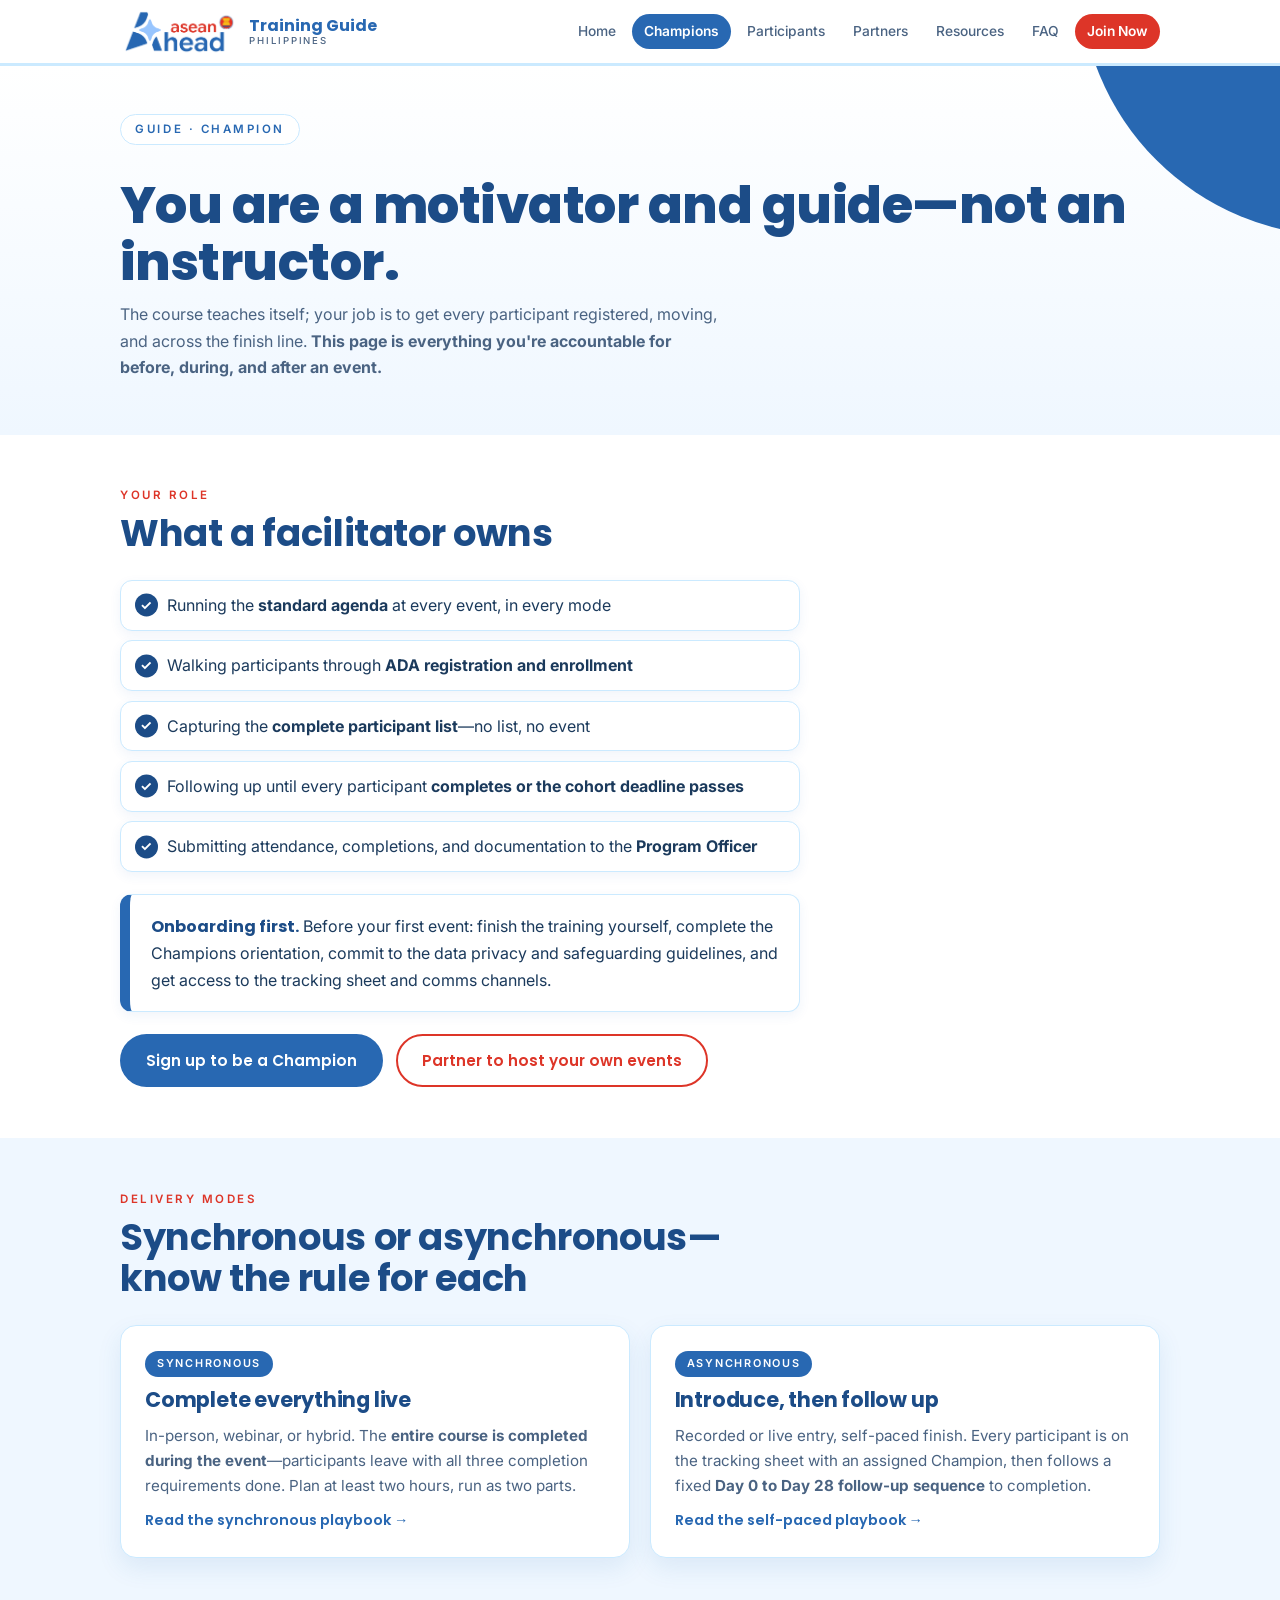
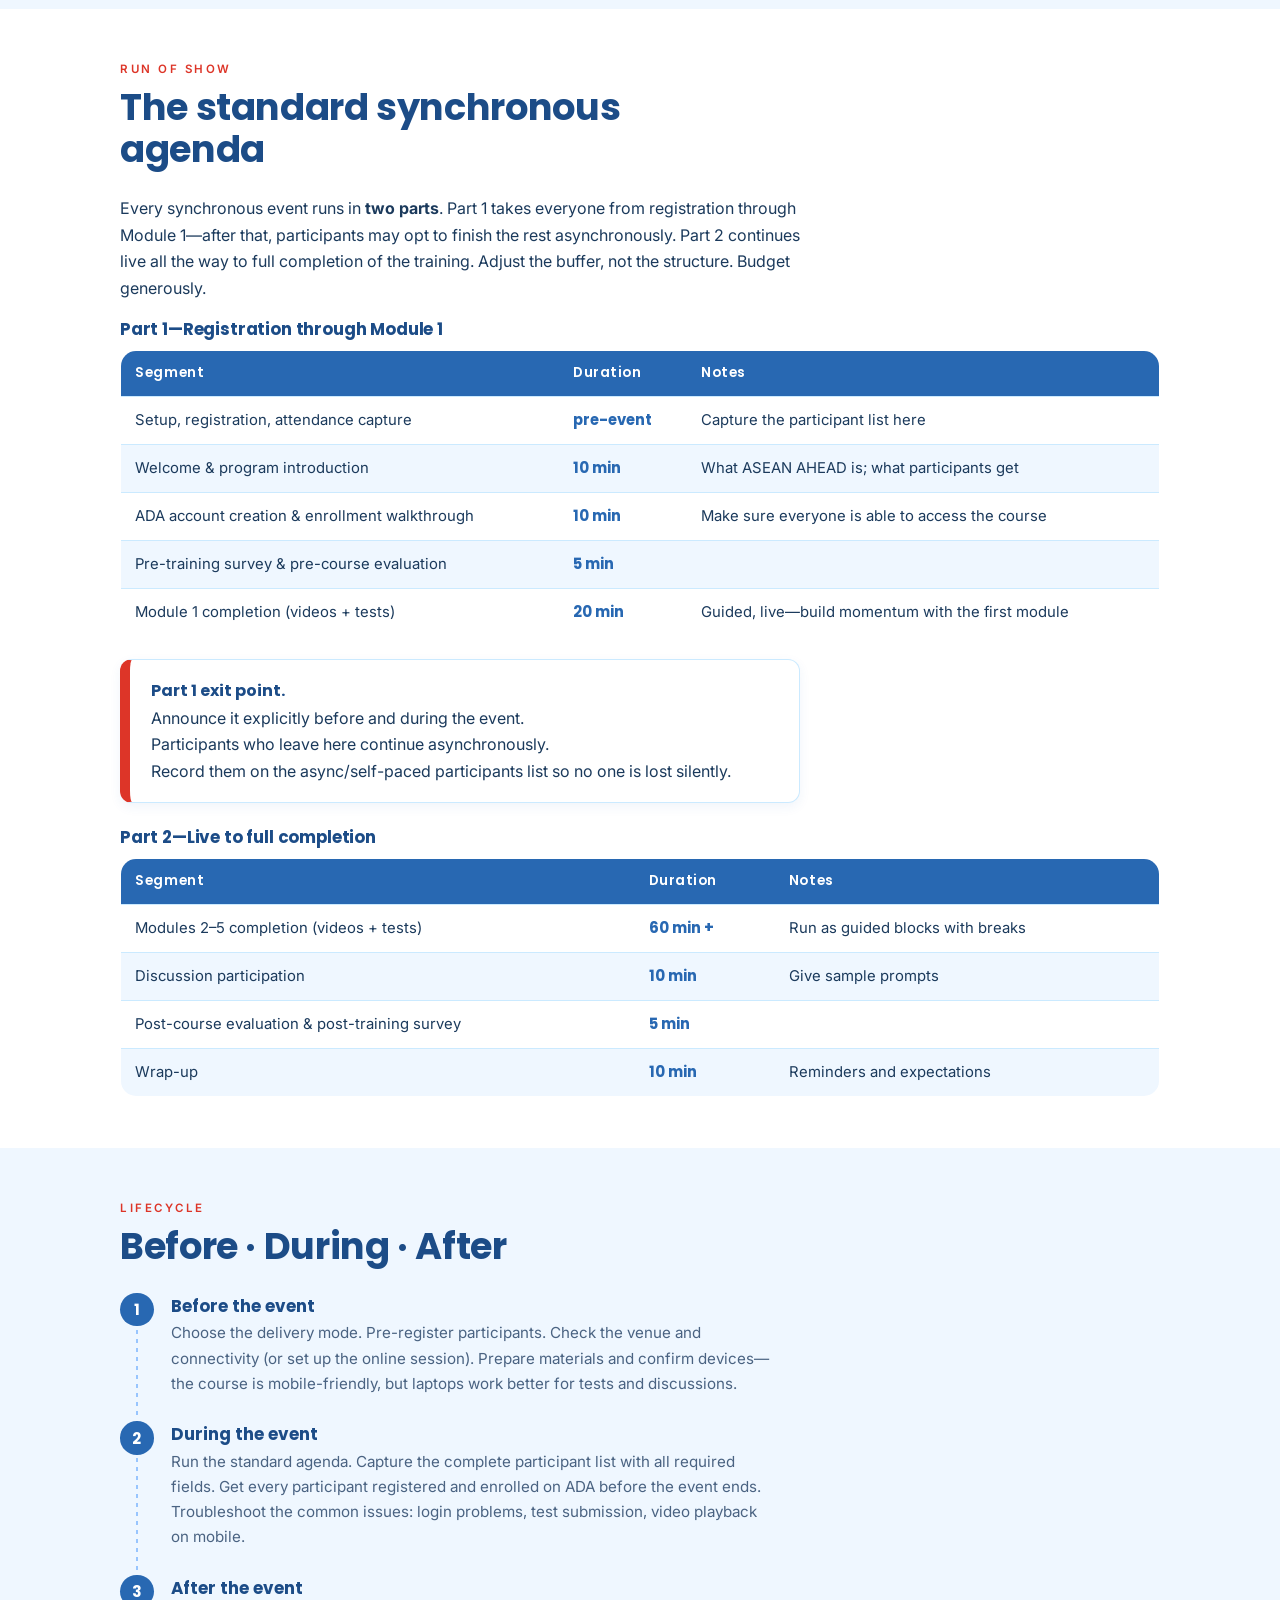
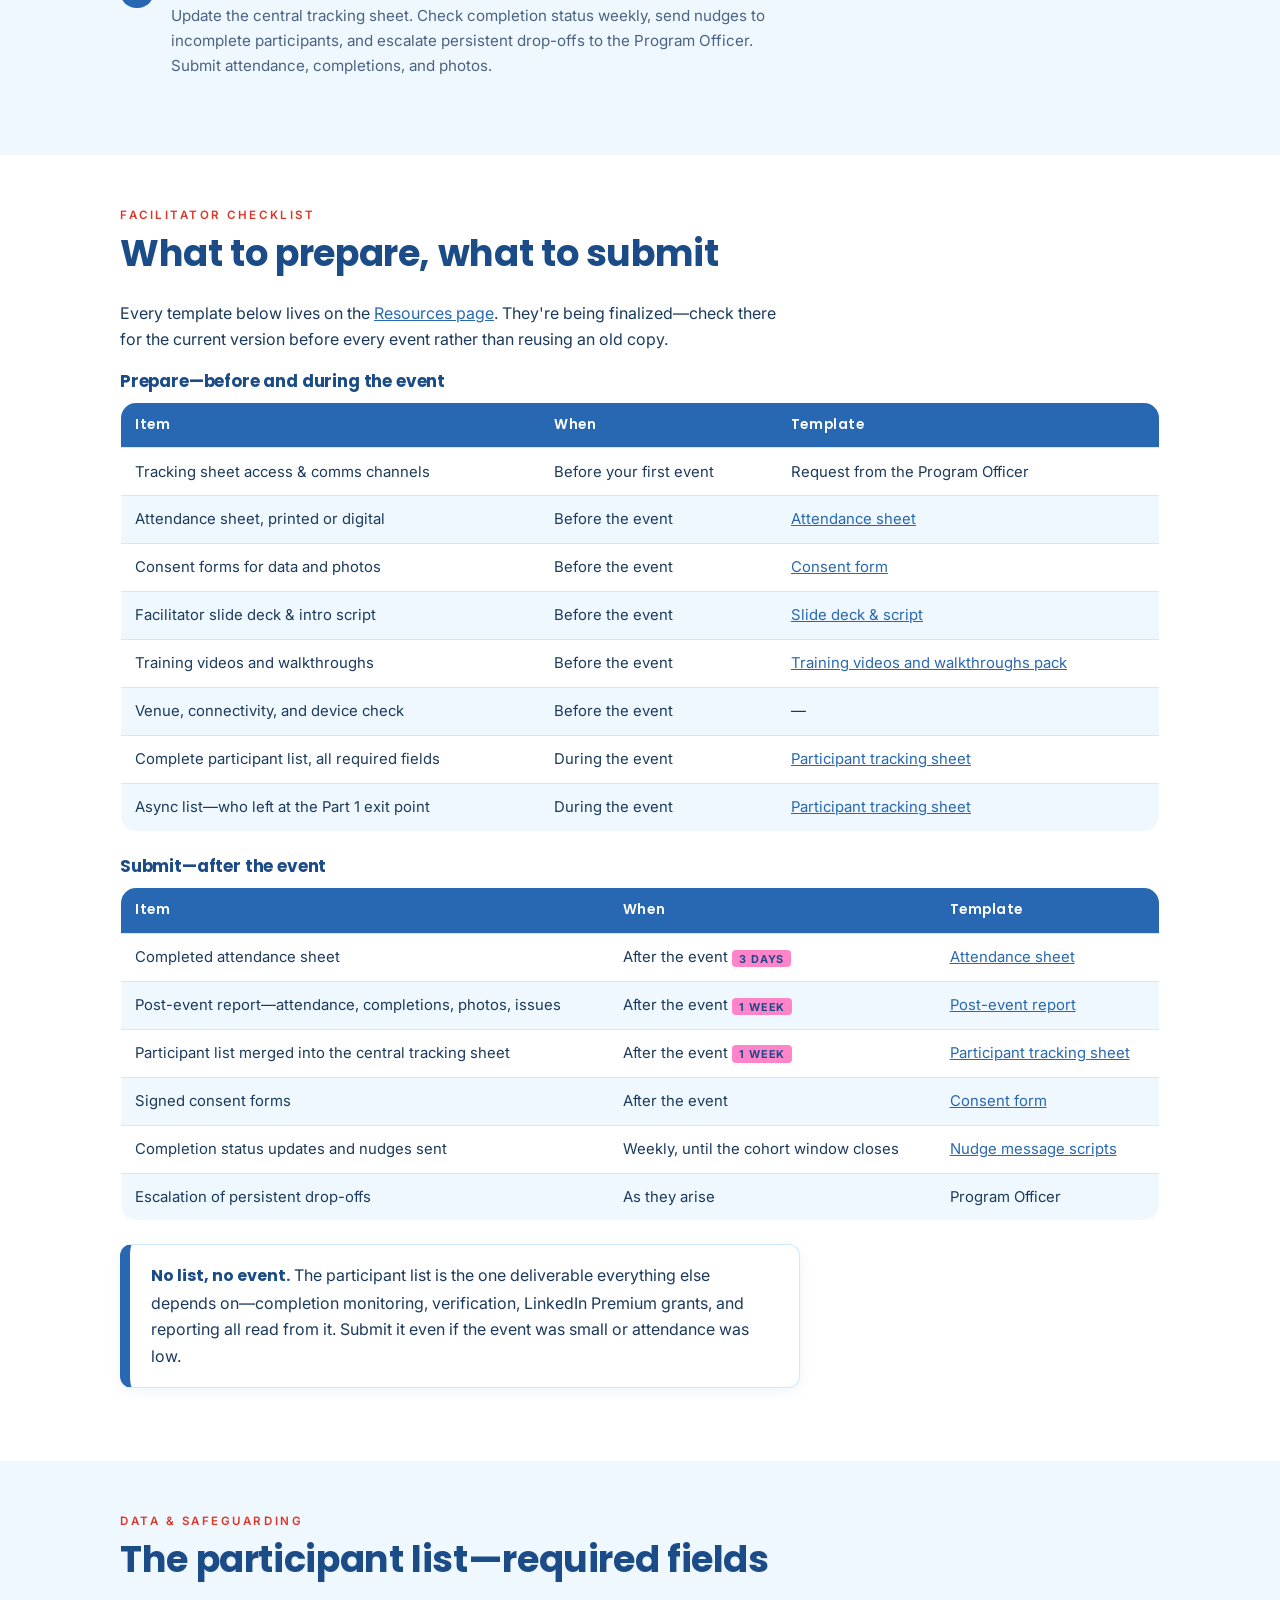
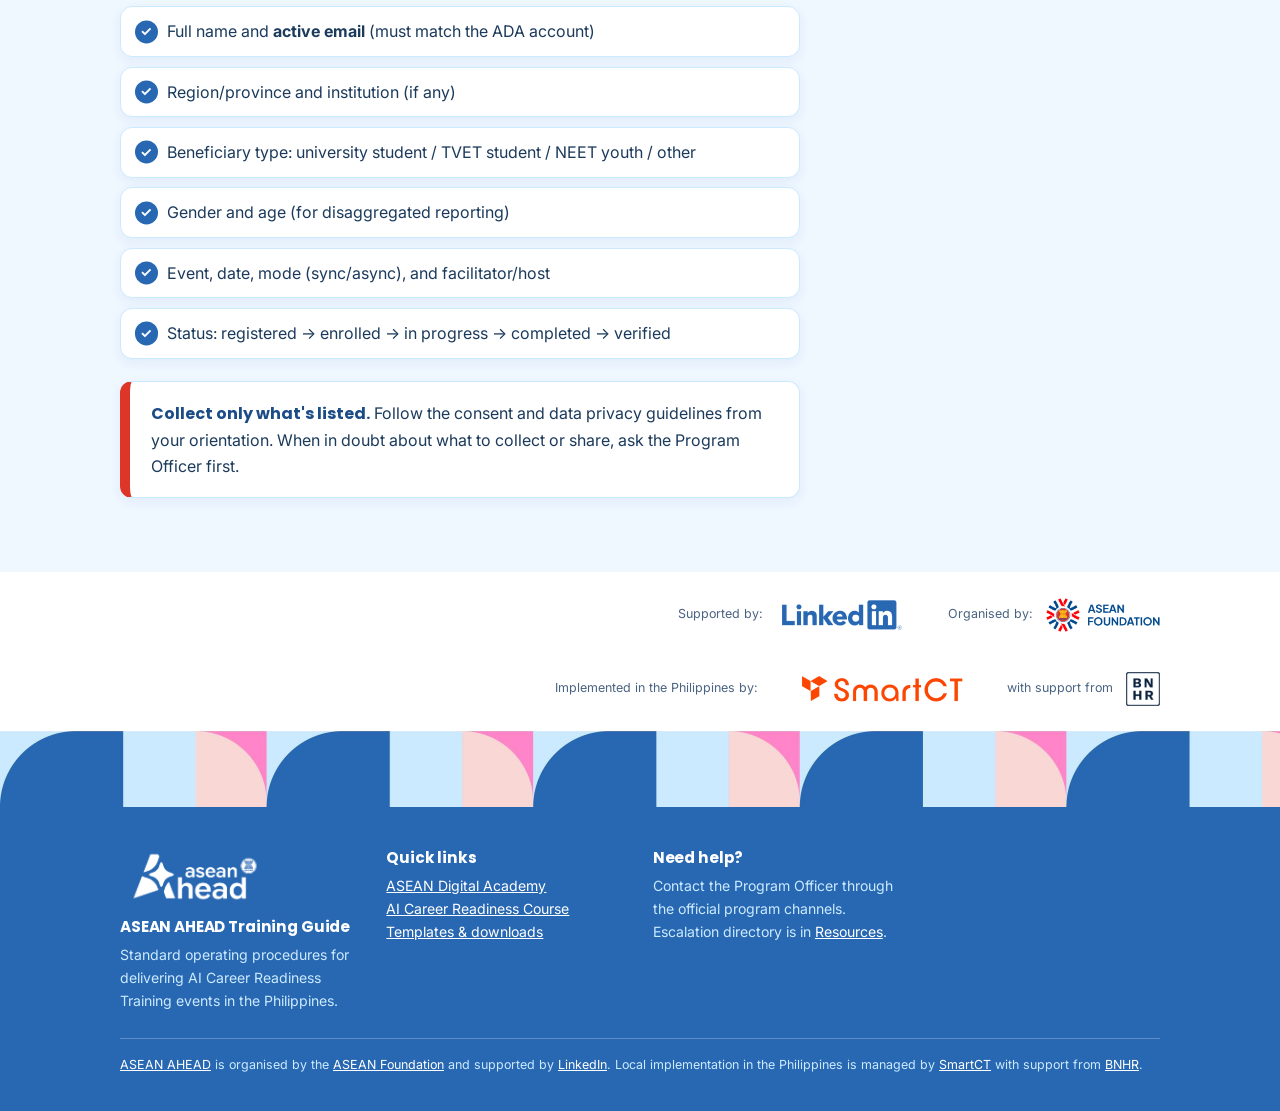
<file: champions.html>
<!DOCTYPE html>
<html lang="en">
<head>
<meta charset="UTF-8">
<meta name="viewport" content="width=device-width, initial-scale=1.0">
<title>Champions—ASEAN AHEAD Training Guide</title>
<meta name="description" content="Standard operating procedures for ASEAN AHEAD Champions: before, during, and after every training event.">
<link rel="stylesheet" href="styles.css">
</head>
<body>

<header class="site-header">
  <div class="wrap">
    <a class="brand" href="index.html">
      <img class="brand-logo" src="assets/logo-asean-ahead-colour.png" alt="ASEAN Ahead">
      <span class="brand-text">Training Guide <small>Philippines</small></span>
    </a>
    <nav class="site-nav" aria-label="Main">
      <a href="index.html">Home</a>
      <a href="champions.html" aria-current="page">Champions</a>
      <a href="participants.html">Participants</a>
      <a href="partners.html">Partners</a>
      <a href="resources.html">Resources</a>
      <a href="faq.html">FAQ</a>
      <a class="nav-cta" href="join.html">Join Now</a>
    </nav>
  </div>
</header>

<section class="page-hero tint-facilitators">
  <div class="wrap">
    <span class="kicker">Guide · Champion</span>
    <h1>You are a motivator and guide—not an instructor.</h1>
    <p>The course teaches itself; your job is to get every participant registered,
       moving, and across the finish line. <strong>This page is everything you're
       accountable for before, during, and after an event.</strong></p>
  </div>
</section>

<main>

<section>
  <div class="wrap">
    <p class="section-label" id="your-role">Your role</p>
    <h2 class="section-title">What a facilitator owns</h2>
    <ul class="checklist cobalt">
      <li>Running the <strong>standard agenda</strong> at every event, in every mode</li>
      <li>Walking participants through <strong>ADA registration and enrollment</strong></li>
      <li>Capturing the <strong>complete participant list</strong>—no list, no event</li>
      <li>Following up until every participant <strong>completes or the cohort deadline passes</strong></li>
      <li>Submitting attendance, completions, and documentation to the <strong>Program Officer</strong></li>
    </ul>
    <div class="callout cobalt">
      <strong>Onboarding first.</strong> Before your first event: finish the training yourself, 
      complete the Champions orientation, commit to the data privacy and safeguarding
      guidelines, and get access to the tracking sheet and comms channels.
    </div>
    <div class="btn-row">
      <a class="btn btn-primary" href="#" data-tooltip="Be part of our cohort of Champions and support events online or near you.">Sign up to be a Champion</a>
      <a class="btn btn-ghost-1" href="partners.html" data-tooltip="Learn how to host and lead your own events.">Partner to host your own events</a>
    </div>
  </div>
</section>

<section>
  <div class="wrap">
    <p class="section-label" id="delivery-modes">Delivery modes</p>
    <h2 class="section-title">Synchronous or asynchronous—know the rule for each</h2>
    <div class="card-grid">
      <a class="card" href="delivery-modes/synchronous.html">
        <span class="chip chip-facilitators">Synchronous</span>
        <h3>Complete everything live</h3>
        <p>In-person, webinar, or hybrid. The <strong>entire course is completed
           during the event</strong>—participants leave with all three completion
           requirements done. Plan at least two hours, run as two parts.</p>
        <span class="card-cta">Read the synchronous playbook →</span>
      </a>
      <a class="card" href="delivery-modes/asynchronous.html">
        <span class="chip chip-facilitators">Asynchronous</span>
        <h3>Introduce, then follow up</h3>
        <p>Recorded or live entry, self-paced finish. Every participant is on the
           tracking sheet with an assigned Champion, then follows a fixed
           <strong>Day 0 to Day 28 follow-up sequence</strong> to completion.</p>
        <span class="card-cta">Read the self-paced playbook →</span>
      </a>
    </div>
  </div>
</section>

<section>
  <div class="wrap">
    <p class="section-label" id="run-of-show">Run of show</p>
    <h2 class="section-title">The standard synchronous agenda</h2>
    <p class="prose" style="margin-bottom:1.2rem">
      Every synchronous event runs in <strong>two parts</strong>. Part 1 takes
      everyone from registration through Module 1—after that, participants may
      opt to finish the rest asynchronously. Part 2 continues live all the way to
      full completion of the training. Adjust the buffer, not the structure.
      Budget generously.
    </p>
    <h3 class="part-title">Part 1—Registration through Module 1</h3>
    <div class="table-scroll">
      <table>
        <thead>
          <tr><th>Segment</th><th>Duration</th><th>Notes</th></tr>
        </thead>
        <tbody>
          <tr><td>Setup, registration, attendance capture</td><td><span class="dur">pre-event</span></td><td>Capture the participant list here</td></tr>
          <tr><td>Welcome &amp; program introduction</td><td><span class="dur">10 min</span></td><td>What ASEAN AHEAD is; what participants get</td></tr>
          <tr><td>ADA account creation &amp; enrollment walkthrough</td><td><span class="dur">10 min</span></td><td>Make sure everyone is able to access the course</td></tr>
          <tr><td>Pre-training survey &amp; pre-course evaluation</td><td><span class="dur">5 min</span></td><td></td></tr>
          <tr><td>Module 1 completion (videos + tests)</td><td><span class="dur">20 min</span></td><td>Guided, live—build momentum with the first module</td></tr>
        </tbody>
      </table>
    </div>

    <div class="callout coral">
      <strong>Part 1 exit point.</strong><br>Announce it explicitly before and during the event.<br>Participants who leave here continue asynchronously.<br>Record them on the async/self-paced participants list so no one is lost silently.
    </div>

    <h3 class="part-title">Part 2—Live to full completion</h3>
    <div class="table-scroll">
      <table>
        <thead>
          <tr><th>Segment</th><th>Duration</th><th>Notes</th></tr>
        </thead>
        <tbody>
          <tr><td>Modules 2–5 completion (videos + tests)</td><td><span class="dur">60 min +</span></td><td>Run as guided blocks with breaks</td></tr>
          <tr><td>Discussion participation</td><td><span class="dur">10 min</span></td><td>Give sample prompts</td></tr>
          <tr><td>Post-course evaluation &amp; post-training survey</td><td><span class="dur">5 min</span></td><td></td></tr>
          <tr><td>Wrap-up</td><td><span class="dur">10 min</span></td><td>Reminders and expectations</td></tr>
        </tbody>
      </table>
    </div>
  </div>
</section>

<section>
  <div class="wrap">
    <p class="section-label" id="lifecycle">Lifecycle</p>
    <h2 class="section-title">Before · During · After</h2>
    <ol class="steps">
      <li>
        <strong>Before the event</strong>
        <p>Choose the delivery mode. Pre-register participants. Check the venue and
           connectivity (or set up the online session). Prepare materials and
           confirm devices—the course is mobile-friendly, but laptops work better
           for tests and discussions.</p>
      </li>
      <li>
        <strong>During the event</strong>
        <p>Run the standard agenda. Capture the complete participant list with all
           required fields. Get every participant registered and enrolled on ADA
           before the event ends. Troubleshoot the common issues: login problems,
           test submission, video playback on mobile.</p>
      </li>
      <li>
        <strong>After the event</strong>
        <p>Update the central tracking sheet. Check completion status weekly, send
           nudges to incomplete participants, and escalate persistent drop-offs to
           the Program Officer. Submit attendance, completions, and photos.</p>
      </li>
    </ol>
  </div>
</section>

<section>
  <div class="wrap">
    <p class="section-label" id="facilitator-checklist">Facilitator checklist</p>
    <h2 class="section-title">What to prepare, what to submit</h2>
    <p class="prose" style="margin-bottom:1.2rem">
      Every template below lives on the
      <a href="resources.html#templates">Resources page</a>. They're being
      finalized—check there for the current version before every event rather
      than reusing an old copy.
    </p>

    <h3 class="part-title">Prepare—before and during the event</h3>
    <div class="table-scroll">
      <table>
        <thead>
          <tr><th>Item</th><th>When</th><th>Template</th></tr>
        </thead>
        <tbody>
          <tr><td>Tracking sheet access &amp; comms channels</td><td>Before your first event</td><td>Request from the Program Officer</td></tr>
          <tr><td>Attendance sheet, printed or digital</td><td>Before the event</td><td><a href="resources.html#templates">Attendance sheet</a></td></tr>
          <tr><td>Consent forms for data and photos</td><td>Before the event</td><td><a href="resources.html#templates">Consent form</a></td></tr>
          <tr><td>Facilitator slide deck &amp; intro script</td><td>Before the event</td><td><a href="resources.html#course-links">Slide deck &amp; script</a></td></tr>
          <tr><td>Training videos and walkthroughs</td><td>Before the event</td><td><a href="resources.html#course-links">Training videos and walkthroughs pack</a></td></tr>
          <tr><td>Venue, connectivity, and device check</td><td>Before the event</td><td>—</td></tr>
          <tr><td>Complete participant list, all required fields</td><td>During the event</td><td><a href="resources.html#templates">Participant tracking sheet</a></td></tr>
          <tr><td>Async list—who left at the Part 1 exit point</td><td>During the event</td><td><a href="resources.html#templates">Participant tracking sheet</a></td></tr>
        </tbody>
      </table>
    </div>

    <h3 class="part-title">Submit—after the event</h3>
    <div class="table-scroll">
      <table>
        <thead>
          <tr><th>Item</th><th>When</th><th>Template</th></tr>
        </thead>
        <tbody>
          <tr><td>Completed attendance sheet</td><td>After the event <span class="tbd">3 days</span></td><td><a href="resources.html#templates">Attendance sheet</a></td></tr>
          <tr><td>Post-event report—attendance, completions, photos, issues</td><td>After the event <span class="tbd">1 week</span></td><td><a href="resources.html#templates">Post-event report</a></td></tr>
          <tr><td>Participant list merged into the central tracking sheet</td><td>After the event <span class="tbd">1 week</span></td><td><a href="resources.html#templates">Participant tracking sheet</a></td></tr>
          <tr><td>Signed consent forms</td><td>After the event</td><td><a href="resources.html#templates">Consent form</a></td></tr>
          <tr><td>Completion status updates and nudges sent</td><td>Weekly, until the cohort window closes</td><td><a href="resources.html#templates">Nudge message scripts</a></td></tr>
          <tr><td>Escalation of persistent drop-offs</td><td>As they arise</td><td>Program Officer</td></tr>
        </tbody>
      </table>
    </div>

    <div class="callout cobalt">
      <strong>No list, no event.</strong> The participant list is the one
      deliverable everything else depends on—completion monitoring,
      verification, LinkedIn Premium grants, and reporting all read from it.
      Submit it even if the event was small or attendance was low.
    </div>
  </div>
</section>

<section>
  <div class="wrap">
    <p class="section-label" id="data-and-safeguarding">Data &amp; safeguarding</p>
    <h2 class="section-title">The participant list—required fields</h2>
    <ul class="checklist">
      <li>Full name and <strong>active email</strong> (must match the ADA account)</li>
      <li>Region/province and institution (if any)</li>
      <li>Beneficiary type: university student / TVET student / NEET youth / other</li>
      <li>Gender and age (for disaggregated reporting)</li>
      <li>Event, date, mode (sync/async), and facilitator/host</li>
      <li>Status: registered → enrolled → in progress → completed → verified</li>
    </ul>
    <div class="callout coral">
      <strong>Collect only what's listed.</strong> Follow the consent and data
      privacy guidelines from your orientation. When in doubt about what to
      collect or share, ask the Program Officer first.
    </div>
  </div>
</section>

</main>

<div class="partner-bar">
  <div class="wrap">
    <span class="pb-group"><small>Supported by:</small>
      <img src="assets/logo-linkedin.png" alt="LinkedIn"></span>
    <span class="pb-group"><small>Organised by:</small>
      <img src="assets/logo-asean-foundation-colour.png" alt="ASEAN Foundation"></span>
    <span class="pb-group"><small>Implemented in the Philippines by:</small>
      <a href="https://smartct.org/" target="_blank" rel="noopener">
        <img src="assets/logo-smartct.png" alt="SmartCT"></a>
      <small>with support from</small>
      <a href="https://fb.com/bnhr.xyz" target="_blank" rel="noopener">
        <img src="assets/logo-bnhr.png" alt="BNHR"></a></span>
  </div>
</div>

<div class="geo-band" role="presentation"></div>

<footer class="site-footer">
  <div class="wrap">
    <div>
      <img class="footer-logo" src="assets/logo-asean-ahead-white.png" alt="">
      <h4>ASEAN AHEAD Training Guide</h4>
      <p>Standard operating procedures for delivering AI Career Readiness
         Training events in the Philippines.</p>
    </div>
    <div>
      <h4>Quick links</h4>
      <p>
        <a href="https://ada.aseanfoundation.org/">ASEAN Digital Academy</a><br>
        <a href="https://ada.aseanfoundation.org/course-detail/ai-career-readiness">AI Career Readiness Course</a><br>
        <a href="resources.html">Templates &amp; downloads</a>
      </p>
    </div>
    <div>
      <h4>Need help?</h4>
      <p>Contact the Program Officer through the official program channels.
         Escalation directory is in <a href="resources.html">Resources</a>.</p>
    </div>
    <p class="fine">
      <a href="https://ada.aseanfoundation.org/asean-ahead" target="_blank" rel="noopener">ASEAN AHEAD</a>
      is organised by the
      <a href="https://www.aseanfoundation.org/" target="_blank" rel="noopener">ASEAN Foundation</a>
      and supported by
      <a href="https://www.linkedin.com/" target="_blank" rel="noopener">LinkedIn</a>.
      Local implementation in the Philippines is managed by
      <a href="https://smartct.org/" target="_blank" rel="noopener">SmartCT</a>
      with support from
      <a href="https://fb.com/bnhr.xyz" target="_blank" rel="noopener">BNHR</a>.
    </p>
  </div>
</footer>

</body>
</html>
</file>
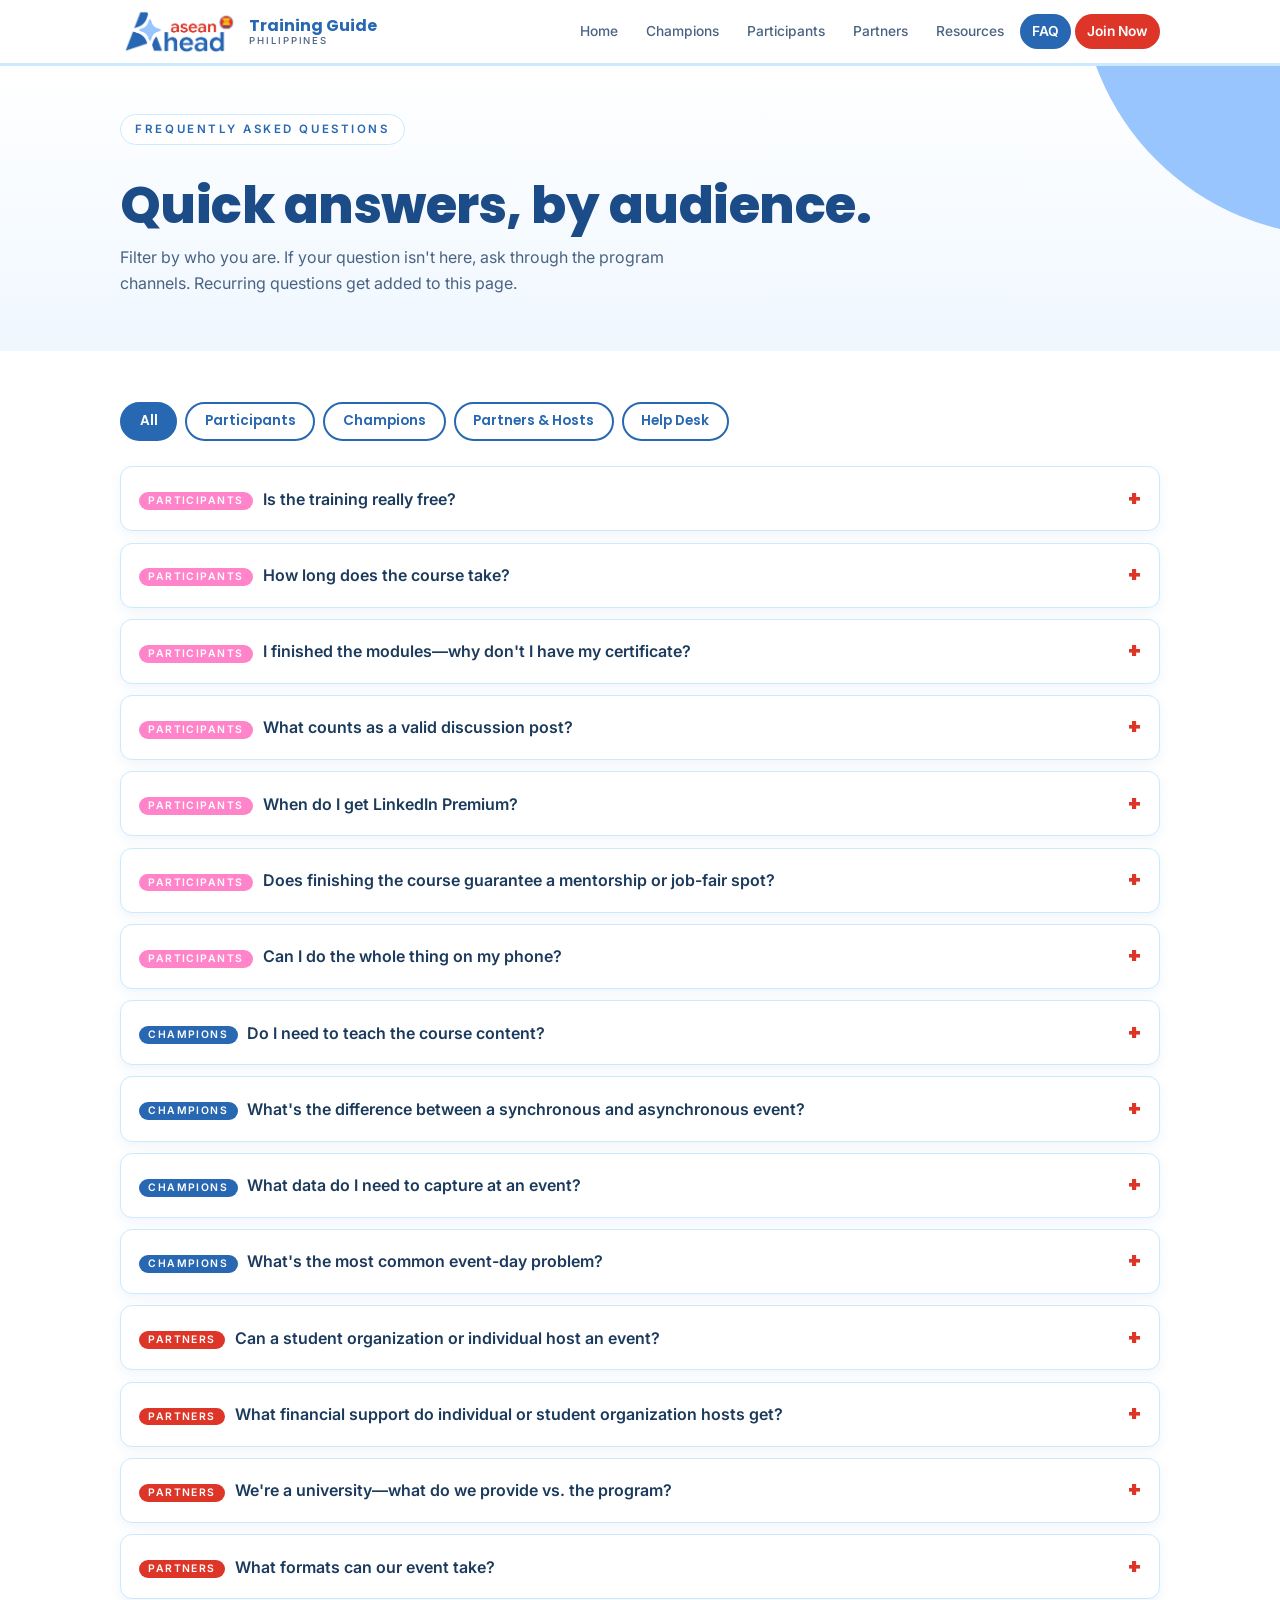
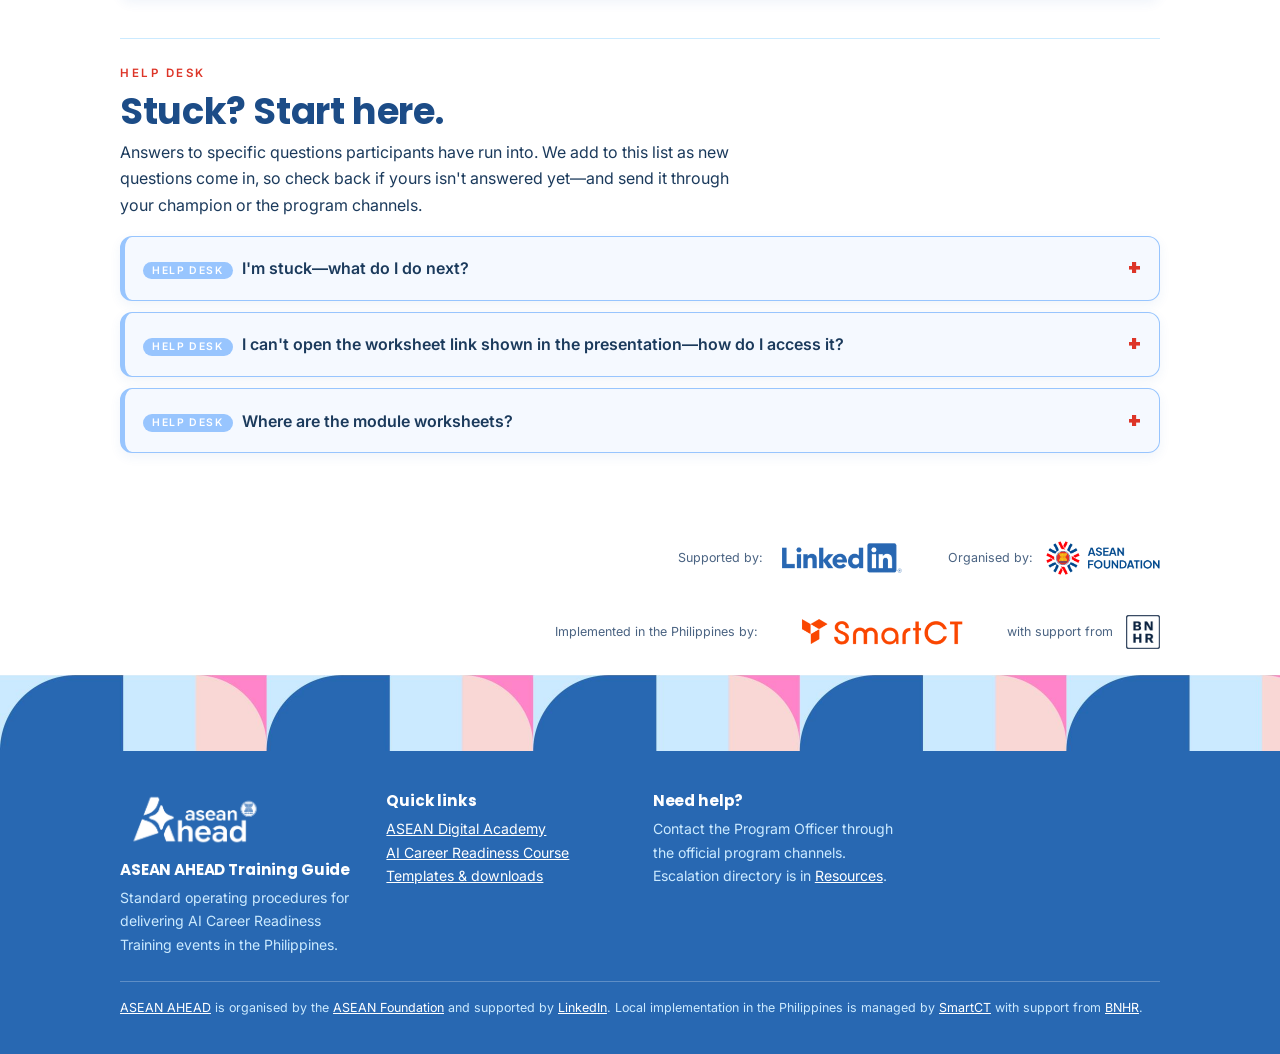
<file: faq.html>
<!DOCTYPE html>
<html lang="en">
<head>
<meta charset="UTF-8">
<meta name="viewport" content="width=device-width, initial-scale=1.0">
<title>FAQ—ASEAN AHEAD Training Guide</title>
<meta name="description" content="Frequently asked questions about ASEAN AHEAD training events, filterable by audience.">
<link rel="stylesheet" href="styles.css">
</head>
<body>

<header class="site-header">
  <div class="wrap">
    <a class="brand" href="index.html">
      <img class="brand-logo" src="assets/logo-asean-ahead-colour.png" alt="ASEAN Ahead">
      <span class="brand-text">Training Guide <small>Philippines</small></span>
    </a>
    <nav class="site-nav" aria-label="Main">
      <a href="index.html">Home</a>
      <a href="champions.html">Champions</a>
      <a href="participants.html">Participants</a>
      <a href="partners.html">Partners</a>
      <a href="resources.html">Resources</a>
      <a href="faq.html" aria-current="page">FAQ</a>
      <a class="nav-cta" href="join.html">Join Now</a>
    </nav>
  </div>
</header>

<section class="page-hero tint-neutral">
  <div class="wrap">
    <span class="kicker">Frequently asked questions</span>
    <h1>Quick answers, by audience.</h1>
    <p>Filter by who you are. If your question isn't here, ask through the
       program channels. Recurring questions get added to this page.</p>
  </div>
</section>

<main>

<section>
  <div class="wrap">

    <div class="filters" role="group" aria-label="Filter FAQ by audience">
      <button type="button" data-filter="all" aria-pressed="true">All</button>
      <button type="button" data-filter="participants" aria-pressed="false">Participants</button>
      <button type="button" data-filter="facilitators" aria-pressed="false">Champions</button>
      <button type="button" data-filter="partners" aria-pressed="false">Partners &amp; Hosts</button>
      <button type="button" data-filter="helpdesk" aria-pressed="false">Help Desk</button>
    </div>

    <details class="faq-item" data-audience="participants">
      <summary><span><span class="tag chip-participants">Participants</span>Is the training really free?</span></summary>
      <div class="faq-body">Yes. The course, certificate, and 1-year LinkedIn
        Premium are all free for participants. The training is organised by the
        ASEAN Foundation and supported by LinkedIn.</div>
    </details>

    <details class="faq-item" data-audience="participants">
      <summary><span><span class="tag chip-participants">Participants</span>How long does the course take?</span></summary>
      <div class="faq-body">Budget a minimum of 60 minutes for the core content: videos, evaluations, exercises, discussions, plus time for account setup. A guided synchronous
        event runs about 2.5 hours door-to-door.</div>
    </details>

    <details class="faq-item" data-audience="participants">
      <summary><span><span class="tag chip-participants">Participants</span>I finished the modules—why don't I have my certificate?</span></summary>
      <div class="faq-body">Completion requires all three: 100% of the modules,
        at least one discussion created or joined, and the Post-Course Evaluation.
        The evaluation and the discussion are the two steps people miss most.
        Also check that your discussion post is a real contribution—see the
        next question.</div>
    </details>

    <details class="faq-item" data-audience="participants">
      <summary><span><span class="tag chip-participants">Participants</span>What counts as a valid discussion post?</span></summary>
      <div class="faq-body">A meaningful, constructive contribution: a genuine
        insight, question, or reflection connected to any module—one or two
        honest sentences is enough. Joining an existing discussion counts too,
        and it's often the easiest way to start: read what others have posted
        and add your take. Random or nonsensical text (e.g. "asdf", "done", or
        something unrelated to the course) may invalidate your completion and
        the benefits tied to it. Your posts are read by other participants, so
        make yours worth reading—and you can keep joining or starting
        discussions even after you've finished the modules.</div>
    </details>

    <details class="faq-item" data-audience="participants">
      <summary><span><span class="tag chip-participants">Participants</span>When do I get LinkedIn Premium?</span></summary>
      <div class="faq-body">Make sure you include your LinkedIn profile and an improved CV (using what you learned from the training) in the Post-Course Evaluation. 
        After you complete the training, the ASEAN AHEAD team
        verifies everything internally. Verification and results take about
        2–4 weeks. Keep the email on your ADA account active—that's how your
        completion is matched and how you'll be notified whether your LinkedIn
        Premium is granted or if you need to submit additional requirements.</div>
    </details>

    <details class="faq-item" data-audience="participants">
      <summary><span><span class="tag chip-participants">Participants</span>Does finishing the course guarantee a mentorship or job-fair spot?</span></summary>
      <div class="faq-body">No—but it's how you're considered. After the course
        period (which runs through December 2026), a select number of completers
        are invited into the Peer Mentorship component and Virtual Job Fair
        events. Completion makes you eligible; spots are limited and selection is
        competitive, and those in the running may be asked for a few additional
        requirements—for example, outputs from your course exercises. See
        <a href="participants.html#after-the-course">Mentorship and job fairs</a>
        for how it works.</div>
    </details>

    <details class="faq-item" data-audience="participants">
      <summary><span><span class="tag chip-participants">Participants</span>Can I do the whole thing on my phone?</span></summary>
      <div class="faq-body">Yes—the course is mobile-friendly. That said, tests
        and discussion posts are easier on a laptop, and low-connectivity
        participants should consider joining a guided synchronous session.</div>
    </details>

    <details class="faq-item" data-audience="facilitators">
      <summary><span><span class="tag chip-facilitators">Champions</span>Do I need to teach the course content?</span></summary>
      <div class="faq-body">No. You are a motivator and guide, not an instructor —
        the course is self-paced and teaches itself. Your job is registration,
        momentum, troubleshooting, and completion follow-up.</div>
    </details>

    <details class="faq-item" data-audience="facilitators">
      <summary><span><span class="tag chip-facilitators">Champions</span>What's the difference between a synchronous and asynchronous event?</span></summary>
      <div class="faq-body">Synchronous (in-person, webinar, or hybrid): the entire
        course is completed together during the event. Asynchronous: the event
        introduces the course and gets everyone registered and enrolled; you then
        follow up weekly until each participant completes or the cohort deadline
        passes.</div>
    </details>

    <details class="faq-item" data-audience="facilitators">
      <summary><span><span class="tag chip-facilitators">Champions</span>What data do I need to capture at an event?</span></summary>
      <div class="faq-body">A complete participant list: name and active email
        (matching the ADA account), region and institution, beneficiary type,
        gender and age, event details and mode, and completion status. No list, no
        event. Collect only these fields and follow the consent guidelines.</div>
    </details>

    <details class="faq-item" data-audience="facilitators">
      <summary><span><span class="tag chip-facilitators">Champions</span>What's the most common event-day problem?</span></summary>
      <div class="faq-body">ADA account creation and completion of at least 1 module. Budget generously for the walkthrough and get every participant registered and enrolled before
        the event ends, even in asynchronous mode.</div>
    </details>

    <details class="faq-item" data-audience="partners">
      <summary><span><span class="tag chip-partners">Partners</span>Can a student organization or individual host an event?</span></summary>
      <div class="faq-body">Yes—in your school, org, barangay, or community. You
        follow the same standard agenda and submit the same participant list and
        post-event data as any other event, and qualify for host financial support
        when the minimum requirements are met.</div>
    </details>

    <details class="faq-item" data-audience="partners">
      <summary><span><span class="tag chip-partners">Partners</span>What financial support do individual or student organization hosts get?</span></summary>
      <div class="faq-body">PhP 3,000 for every 50 participants who successfully
        complete the course: <strong>completion, not attendance</strong>. The event must meet all
        minimum requirements. You will be informed of the liquidation and disbursement requirements.</div>
    </details>

    <details class="faq-item" data-audience="partners">
      <summary><span><span class="tag chip-partners">Partners</span>We're a university—what do we provide vs. the program?</span></summary>
      <div class="faq-body">You bring the participants: recruitment,
        pre-registration, venue, and local logistics. The program brings the
        materials, the training, the champions, tracking and reporting, and
        the certificates pathway.</div>
    </details>

    <details class="faq-item" data-audience="partners">
      <summary><span><span class="tag chip-partners">Partners</span>What formats can our event take?</span></summary>
      <div class="faq-body">In-person, webinar, or hybrid (synchronous—the whole
        course completed at the event), or an asynchronous intro session where
        participants finish on their own with champion follow-up.</div>
    </details>

    <div class="faq-group-heading" data-audience="helpdesk" id="help-desk">
      <p class="section-label">Help Desk</p>
      <h2 class="section-title">Stuck? Start here.</h2>
      <p class="prose">Answers to specific questions participants have run into.
         We add to this list as new questions come in, so check back if yours
         isn't answered yet—and send it through your champion or the program
         channels.</p>
    </div>

    <details class="faq-item helpdesk" data-audience="helpdesk">
      <summary><span><span class="tag chip-helpdesk">Help Desk</span>I'm stuck—what do I do next?</span></summary>
      <div class="faq-body">Work through the usual suspects first:
        <ul>
          <li><strong>A module won't mark as complete?</strong> Open its
            Learning Material again and go through it to the very last page —
            the platform only registers it once you reach the end. Do the same
            check for each video part.</li>
          <li><strong>Finished everything but still no certificate?</strong>
            Confirm all three requirements: 100% of modules, at least one
            discussion created or joined, and the Post-Course Evaluation.</li>
          <li><strong>Page not loading or progress not saving?</strong> Refresh,
            log out and back in, or switch browsers. Low connectivity? Try
            again on a steadier connection.</li>
          <li><strong>Still stuck?</strong> Ask your champion—they can solve
            most issues quickly and will escalate to the ASEAN AHEAD team if
            needed.</li>
        </ul>
      </div>
    </details>

    <details class="faq-item helpdesk" data-audience="helpdesk">
      <summary><span><span class="tag chip-helpdesk">Help Desk</span>I can't open the worksheet link shown in the presentation—how do I access it?</span></summary>
      <div class="faq-body">
        <p>The links only work from the downloaded PDF of the Learning
           Material, not from the Learning Material viewer window. To get it:</p>
        <ul>
          <li><strong>Finish the Learning Material first.</strong> Browse
            through all its pages (e.g. 13/13) and/or answer the Post-test —
            this unlocks the <strong>Download Material</strong> option (the 4th
            item in Part 03).</li>
          <li><strong>Download the PDF.</strong> This is the PDF version of the
            Learning Material, where the links are clickable.</li>
          <li><strong>Open the worksheet link from the PDF.</strong> It opens a
            Google Docs version of the worksheet. Download it or make a copy to
            your own Google Drive to complete it.</li>
          <li><strong>Don't request edit access</strong> and don't edit the
            main document directly—work on your own copy.</li>
        </ul>
      </div>
    </details>

    <details class="faq-item helpdesk" data-audience="helpdesk">
      <summary><span><span class="tag chip-helpdesk">Help Desk</span>Where are the module worksheets?</span></summary>
      <div class="faq-body">
        <p>Direct links to each module's worksheet, for quick access. Download
           each worksheet or make a copy to your own Google Drive to complete
           it—don't request edit access or edit the main document directly.</p>
        <ul>
          <li><strong>Module 1:</strong>
            <a href="https://docs.google.com/document/d/19ncWYYZQp1CVRa87hWN8Sesn0B6YKxJdpVuplBMQBjs/edit?tab=t.yxjinxhb6i0f"
               target="_blank" rel="noopener">AI for Career Clarity and
            Professional Development Pathway</a></li>
          <li><strong>Module 2:</strong> AI-Powered Personal Branding and
            LinkedIn Optimisation—no worksheet for this module</li>
          <li><strong>Module 3:</strong>
            <a href="https://docs.google.com/document/d/1qEqCvBzdOnLikmLZqmXgwqVg48WKlH_NmA9Ve1dsJow/edit?tab=t.p9bjy6a2h5o8"
               target="_blank" rel="noopener">AI for Job Search, Networking
            &amp; Opportunity</a></li>
          <li><strong>Module 4:</strong>
            <a href="https://docs.google.com/document/d/1xbqRm2jjbkQqMq-K_viPTbW0fqOOa3ikuosXCnv5W2Q/edit?tab=t.e0myn43x16a7"
               target="_blank" rel="noopener">AI for CV, Portfolio, and Strong
            Application</a></li>
          <li><strong>Module 5:</strong>
            <a href="https://docs.google.com/document/d/1XCOIqAU4beEy8p6uh3jlwonSfmKdp4uv-xdg2pQERWs/edit?tab=t.0"
               target="_blank" rel="noopener">AI for Interview Preparation and
            Confidence Building</a></li>
        </ul>
      </div>
    </details>

  </div>
</section>

</main>

<div class="partner-bar">
  <div class="wrap">
    <span class="pb-group"><small>Supported by:</small>
      <img src="assets/logo-linkedin.png" alt="LinkedIn"></span>
    <span class="pb-group"><small>Organised by:</small>
      <img src="assets/logo-asean-foundation-colour.png" alt="ASEAN Foundation"></span>
    <span class="pb-group"><small>Implemented in the Philippines by:</small>
      <a href="https://smartct.org/" target="_blank" rel="noopener">
        <img src="assets/logo-smartct.png" alt="SmartCT"></a>
      <small>with support from</small>
      <a href="https://fb.com/bnhr.xyz" target="_blank" rel="noopener">
        <img src="assets/logo-bnhr.png" alt="BNHR"></a></span>
  </div>
</div>

<div class="geo-band" role="presentation"></div>

<footer class="site-footer">
  <div class="wrap">
    <div>
      <img class="footer-logo" src="assets/logo-asean-ahead-white.png" alt="">
      <h4>ASEAN AHEAD Training Guide</h4>
      <p>Standard operating procedures for delivering AI Career Readiness
         Training events in the Philippines.</p>
    </div>
    <div>
      <h4>Quick links</h4>
      <p>
        <a href="https://ada.aseanfoundation.org/">ASEAN Digital Academy</a><br>
        <a href="https://ada.aseanfoundation.org/course-detail/ai-career-readiness">AI Career Readiness Course</a><br>
        <a href="resources.html">Templates &amp; downloads</a>
      </p>
    </div>
    <div>
      <h4>Need help?</h4>
      <p>Contact the Program Officer through the official program channels.
         Escalation directory is in <a href="resources.html">Resources</a>.</p>
    </div>
    <p class="fine">
      <a href="https://ada.aseanfoundation.org/asean-ahead" target="_blank" rel="noopener">ASEAN AHEAD</a>
      is organised by the
      <a href="https://www.aseanfoundation.org/" target="_blank" rel="noopener">ASEAN Foundation</a>
      and supported by
      <a href="https://www.linkedin.com/" target="_blank" rel="noopener">LinkedIn</a>.
      Local implementation in the Philippines is managed by
      <a href="https://smartct.org/" target="_blank" rel="noopener">SmartCT</a>
      with support from
      <a href="https://fb.com/bnhr.xyz" target="_blank" rel="noopener">BNHR</a>.
    </p>
  </div>
</footer>

<script>
  const buttons = document.querySelectorAll('.filters button');
  const items = document.querySelectorAll('[data-audience]');
  buttons.forEach(btn => {
    btn.addEventListener('click', () => {
      const filter = btn.dataset.filter;
      buttons.forEach(b => b.setAttribute('aria-pressed', String(b === btn)));
      items.forEach(item => {
        item.style.display =
          (filter === 'all' || item.dataset.audience === filter) ? '' : 'none';
      });
    });
  });
</script>

</body>
</html>
</file>
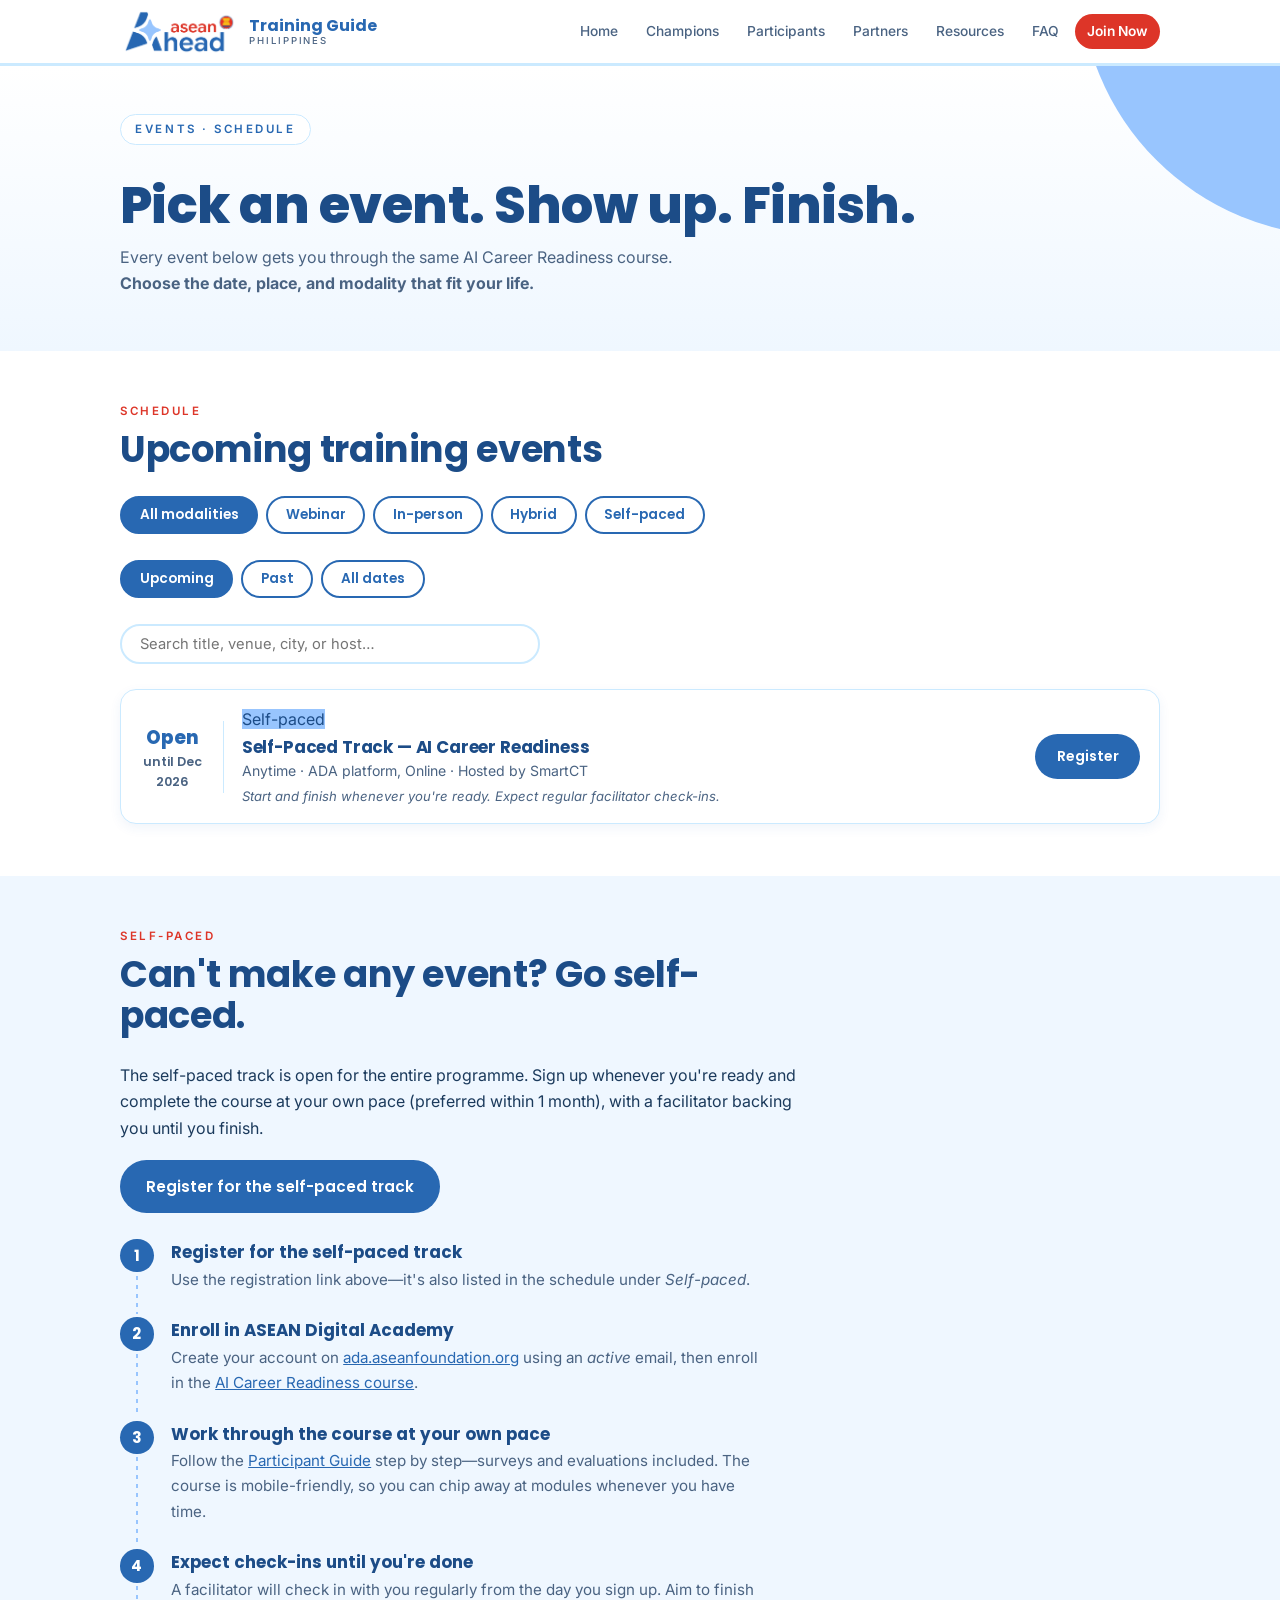
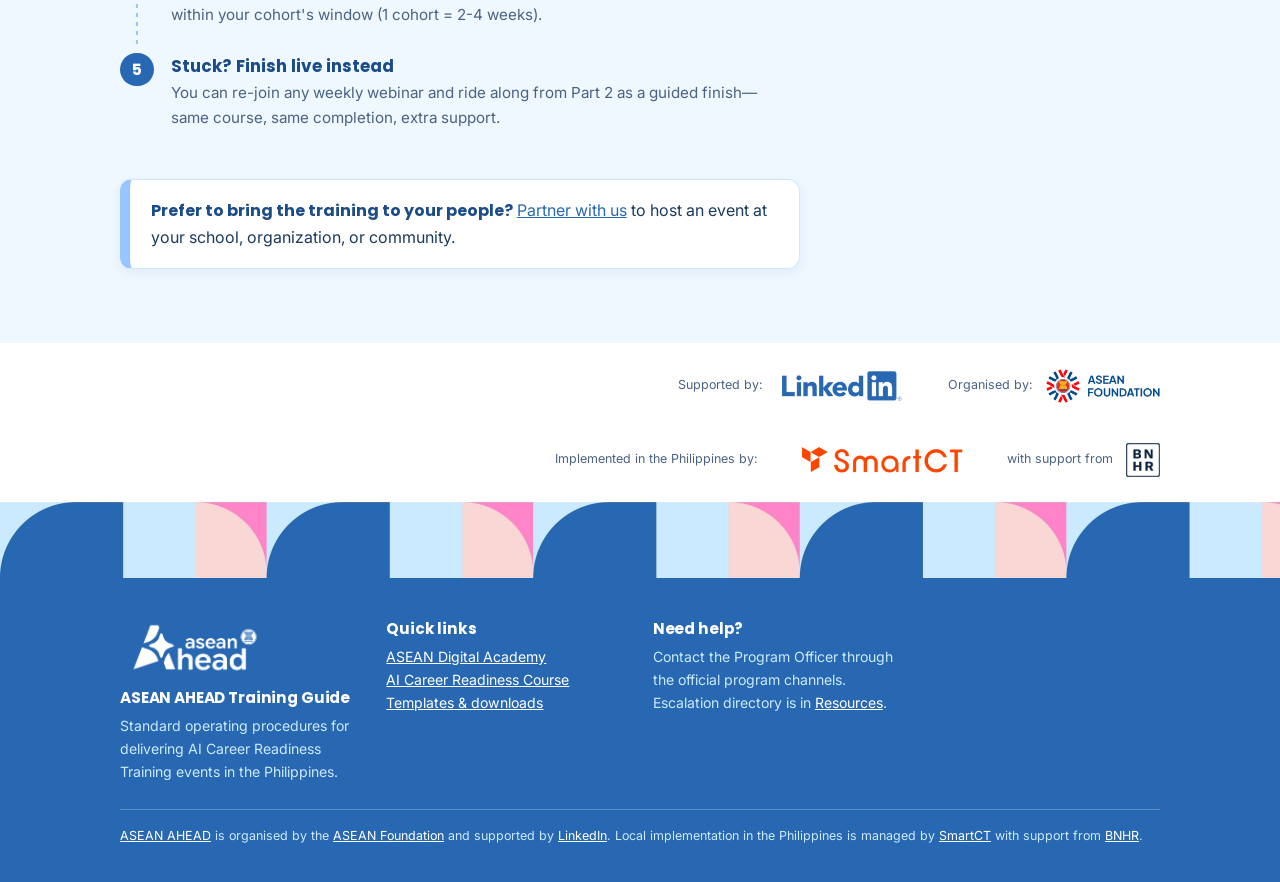
<file: join.html>
<!DOCTYPE html>
<html lang="en">
<head>
<meta charset="UTF-8">
<meta name="viewport" content="width=device-width, initial-scale=1.0">
<title>Join Now—ASEAN AHEAD Training Guide</title>
<meta name="description" content="Upcoming ASEAN AHEAD AI Career Readiness training events in the Philippines—webinars, in-person runs, hybrid sessions, and the open self-paced track.">
<link rel="stylesheet" href="styles.css">
</head>
<body>

<header class="site-header">
  <div class="wrap">
    <a class="brand" href="index.html">
      <img class="brand-logo" src="assets/logo-asean-ahead-colour.png" alt="ASEAN Ahead">
      <span class="brand-text">Training Guide <small>Philippines</small></span>
    </a>
    <nav class="site-nav" aria-label="Main">
      <a href="index.html">Home</a>
      <a href="champions.html">Champions</a>
      <a href="participants.html">Participants</a>
      <a href="partners.html">Partners</a>
      <a href="resources.html">Resources</a>
      <a href="faq.html">FAQ</a>
      <a class="nav-cta" href="join.html" aria-current="page">Join Now</a>
    </nav>
  </div>
</header>

<section class="page-hero tint-neutral">
  <div class="wrap">
    <span class="kicker">Events · Schedule</span>
    <h1>Pick an event. Show up. Finish.</h1>
    <p>Every event below gets you through the same AI Career Readiness course.
       <strong>Choose the date, place, and modality that fit your life.</strong></p>
  </div>
</section>

<main>

<section>
  <div class="wrap">
    <p class="section-label" id="schedule">Schedule</p>
    <h2 class="section-title">Upcoming training events</h2>

    <div class="filters" role="group" aria-label="Filter events by modality" id="modality-filters">
      <button type="button" data-filter="all" aria-pressed="true">All modalities</button>
      <button type="button" data-filter="Webinar" aria-pressed="false">Webinar</button>
      <button type="button" data-filter="In-person" aria-pressed="false">In-person</button>
      <button type="button" data-filter="Hybrid" aria-pressed="false">Hybrid</button>
      <button type="button" data-filter="Self-paced" aria-pressed="false">Self-paced</button>
    </div>
    <div class="filters" role="group" aria-label="Filter events by time" id="when-filters">
      <button type="button" data-filter="upcoming" aria-pressed="true">Upcoming</button>
      <button type="button" data-filter="past" aria-pressed="false">Past</button>
      <button type="button" data-filter="all" aria-pressed="false">All dates</button>
    </div>
    <input class="filter-search" type="search" id="event-search"
           placeholder="Search title, venue, city, or host…" aria-label="Search events">

    <div class="event-list" id="event-list" aria-live="polite"></div>
    <p class="event-empty" id="event-empty" hidden>No events match these filters —
       try widening them, or join the self-paced track below.</p>
    <p class="event-error" id="event-error" hidden></p>

  </div>
</section>

<section>
  <div class="wrap">
    <p class="section-label" id="self-paced">Self-paced</p>
    <h2 class="section-title">Can't make any event? Go self-paced.</h2>
    <p class="prose" style="margin-bottom:1.2rem">
      The self-paced track is open for the entire programme. Sign up whenever you're ready and complete the
      course at your own pace (preferred within 1 month), with a facilitator backing you until you finish.
    </p>
    <div class="btn-row" id="selfpaced-cta" style="margin-bottom:1.6rem" hidden></div>
    <ol class="steps">
      <li>
        <strong>Register for the self-paced track</strong>
        <p>Use the registration link above—it's also listed in the schedule
           under <em>Self-paced</em>.</p>
      </li>
      <li>
        <strong>Enroll in ASEAN Digital Academy</strong>
        <p>Create your account on
           <a href="https://ada.aseanfoundation.org/">ada.aseanfoundation.org</a>
           using an <em>active</em> email, then enroll in the
           <a href="https://ada.aseanfoundation.org/course-detail/ai-career-readiness">AI Career Readiness course</a>.</p>
      </li>
      <li>
        <strong>Work through the course at your own pace</strong>
        <p>Follow the <a href="participants.html">Participant Guide</a> step by
           step—surveys and evaluations included. The course is mobile-friendly,
           so you can chip away at modules whenever you have time.</p>
      </li>
      <li>
        <strong>Expect check-ins until you're done</strong>
        <p>A facilitator will check in with you regularly from the day you sign up.
           Aim to finish within your cohort's window (1 cohort = 2-4 weeks).</p>
      </li>
      <li>
        <strong>Stuck? Finish live instead</strong>
        <p>You can re-join any weekly webinar and ride along from Part 2 as a
           guided finish—same course, same completion, extra support.</p>
      </li>
    </ol>
    <div class="callout gold">
      <strong>Prefer to bring the training to your people?</strong>
      <a href="partners.html">Partner with us</a> to host an event at your school,
      organization, or community.
    </div>
  </div>
</section>

</main>

<div class="partner-bar">
  <div class="wrap">
    <span class="pb-group"><small>Supported by:</small>
      <img src="assets/logo-linkedin.png" alt="LinkedIn"></span>
    <span class="pb-group"><small>Organised by:</small>
      <img src="assets/logo-asean-foundation-colour.png" alt="ASEAN Foundation"></span>
    <span class="pb-group"><small>Implemented in the Philippines by:</small>
      <a href="https://smartct.org/" target="_blank" rel="noopener">
        <img src="assets/logo-smartct.png" alt="SmartCT"></a>
      <small>with support from</small>
      <a href="https://fb.com/bnhr.xyz" target="_blank" rel="noopener">
        <img src="assets/logo-bnhr.png" alt="BNHR"></a></span>
  </div>
</div>

<div class="geo-band" role="presentation"></div>

<footer class="site-footer">
  <div class="wrap">
    <div>
      <img class="footer-logo" src="assets/logo-asean-ahead-white.png" alt="">
      <h4>ASEAN AHEAD Training Guide</h4>
      <p>Standard operating procedures for delivering AI Career Readiness
         Training events in the Philippines.</p>
    </div>
    <div>
      <h4>Quick links</h4>
      <p>
        <a href="https://ada.aseanfoundation.org/">ASEAN Digital Academy</a><br>
        <a href="https://ada.aseanfoundation.org/course-detail/ai-career-readiness">AI Career Readiness Course</a><br>
        <a href="resources.html">Templates &amp; downloads</a>
      </p>
    </div>
    <div>
      <h4>Need help?</h4>
      <p>Contact the Program Officer through the official program channels.
         Escalation directory is in <a href="resources.html">Resources</a>.</p>
    </div>
    <p class="fine">
      <a href="https://ada.aseanfoundation.org/asean-ahead" target="_blank" rel="noopener">ASEAN AHEAD</a>
      is organised by the
      <a href="https://www.aseanfoundation.org/" target="_blank" rel="noopener">ASEAN Foundation</a>
      and supported by
      <a href="https://www.linkedin.com/" target="_blank" rel="noopener">LinkedIn</a>.
      Local implementation in the Philippines is managed by
      <a href="https://smartct.org/" target="_blank" rel="noopener">SmartCT</a>
      with support from
      <a href="https://fb.com/bnhr.xyz" target="_blank" rel="noopener">BNHR</a>.
    </p>
  </div>
</footer>

<script src="events.js"></script>
<script>
(() => {
  const MODALITIES = Object.freeze({
    'Webinar':      { chip: 'chip-webinar' },
    'In-person':    { chip: 'chip-inperson' },
    'Hybrid':       { chip: 'chip-hybrid' },
    'Self-paced':   { chip: 'chip-selfpaced' },
  });
  const COLUMNS = ['date', 'time', 'title', 'modality', 'venue', 'city', 'host', 'register_url', 'notes'];

  // Minimal CSV parser with quoted-field support.
  function parseCSV(text) {
    const rows = [[]];
    let field = '', inQuotes = false;
    for (let i = 0; i < text.length; i++) {
      const c = text[i];
      if (inQuotes) {
        if (c === '"' && text[i + 1] === '"') { field += '"'; i++; }
        else if (c === '"') inQuotes = false;
        else field += c;
      } else if (c === '"') inQuotes = true;
      else if (c === ',') { rows.at(-1).push(field); field = ''; }
      else if (c === '\n') { rows.at(-1).push(field); field = ''; rows.push([]); }
      else if (c !== '\r') field += c;
    }
    rows.at(-1).push(field);
    return rows.filter(r => r.length > 1 || r[0].trim() !== '');
  }

  // A record either becomes a fully valid event or is rejected whole.
  function toEvent(record, lineNo) {
    if (record.length !== COLUMNS.length)
      return { err: `line ${lineNo}: expected ${COLUMNS.length} columns, got ${record.length}` };
    const e = Object.fromEntries(COLUMNS.map((k, i) => [k, record[i].trim()]));
    if (!/^\d{4}-\d{2}-\d{2}$/.test(e.date) || isNaN(Date.parse(e.date)))
      return { err: `line ${lineNo}: bad date "${e.date}" (need YYYY-MM-DD)` };
    if (!(e.modality in MODALITIES))
      return { err: `line ${lineNo}: bad modality "${e.modality}" (need ${Object.keys(MODALITIES).join(' | ')})` };
    if (!e.title) return { err: `line ${lineNo}: missing title` };
    return { event: e };
  }

  const parsed = parseCSV(window.EVENTS_CSV ?? '').slice(1)
    .map((r, i) => toEvent(r, i + 2));
  const events = parsed.filter(p => p.event).map(p => p.event)
    .sort((a, b) => a.date.localeCompare(b.date));
  const errors = parsed.filter(p => p.err).map(p => p.err);

  const state = { modality: 'all', when: 'upcoming', q: '' };
  const list = document.getElementById('event-list');
  const empty = document.getElementById('event-empty');

  const esc = s => s.replace(/[&<>"']/g,
    c => ({'&':'&amp;','<':'&lt;','>':'&gt;','"':'&quot;',"'":'&#39;'}[c]));

  function matches(e) {
    const today = new Date().toISOString().slice(0, 10);
    if (state.modality !== 'all' && e.modality !== state.modality) return false;
    if (state.when === 'upcoming' && e.date < today) return false;
    if (state.when === 'past' && e.date >= today) return false;
    const q = state.q.trim().toLowerCase();
    return !q || [e.title, e.venue, e.city, e.host].join(' ').toLowerCase().includes(q);
  }

  function render() {
    const shown = events.filter(matches);
    empty.hidden = shown.length > 0;
    list.innerHTML = shown.map(e => {
      const d = new Date(e.date + 'T00:00:00');
      const day = d.toLocaleDateString('en-PH', { day: 'numeric' });
      const mon = d.toLocaleDateString('en-PH', { month: 'short', year: 'numeric' });
      const wkd = d.toLocaleDateString('en-PH', { weekday: 'long' });
      // Self-paced rows are open-ended: their date is the programme end date.
      const selfPaced = e.modality === 'Self-paced';
      const dateBlock = selfPaced
        ? `<span class="num open">Open</span><span class="mon">until ${mon}</span>`
        : `<span class="num">${day}</span><span class="mon">${mon}</span>`;
      const when = selfPaced ? esc(e.time) : `${wkd} · ${esc(e.time)}`;
      return `
      <article class="event-row">
        <div class="event-date">${dateBlock}</div>
        <div class="event-body">
          <span class="chip ${MODALITIES[e.modality].chip}">${e.modality}</span>
          <h3>${esc(e.title)}</h3>
          <p class="event-meta">${when} · ${esc(e.venue)}, ${esc(e.city)}
             · Hosted by ${esc(e.host)}</p>
          ${e.notes ? `<p class="event-notes">${esc(e.notes)}</p>` : ''}
        </div>
        <div class="event-action">${e.register_url
          ? `<a class="btn btn-primary" href="${esc(e.register_url)}" target="_blank" rel="noopener">Register</a>`
          : `<span class="event-tba">Registration TBA</span>`}</div>
      </article>`;
    }).join('');
  }

  function selectFilter(groupId, key, value) {
    const buttons = document.querySelectorAll(`#${groupId} button`);
    const target = [...buttons].find(b => b.dataset.filter === value);
    if (!target) return false;           // unknown value: leave the default alone
    buttons.forEach(b => b.setAttribute('aria-pressed', String(b === target)));
    state[key] = value;
    return true;
  }

  function wireFilters(groupId, key) {
    document.querySelectorAll(`#${groupId} button`).forEach(btn =>
      btn.addEventListener('click', () => {
        selectFilter(groupId, key, btn.dataset.filter);
        render();
      }));
  }
  wireFilters('modality-filters', 'modality');
  wireFilters('when-filters', 'when');

  // Deep links from other pages, e.g. index.html's "Ways to join" cards:
  // join.html#Webinar preselects that modality. Only the filter values that
  // actually exist as buttons can be selected, so a stale hash is a no-op.
  const applyHash = () => {
    if (selectFilter('modality-filters', 'modality', decodeURIComponent(location.hash.slice(1)))) render();
  };
  window.addEventListener('hashchange', applyHash);

  // The self-paced section's Register button comes from the Self-paced row in
  // events.js, so the link lives in exactly one place.
  const selfPaced = events.findLast(e => e.modality === 'Self-paced' && e.register_url);
  if (selfPaced) {
    const cta = document.getElementById('selfpaced-cta');
    cta.hidden = false;
    cta.innerHTML = `<a class="btn btn-primary" href="${esc(selfPaced.register_url)}"
      target="_blank" rel="noopener">Register for the self-paced track</a>`;
  }
  document.getElementById('event-search').addEventListener('input', e => {
    state.q = e.target.value;
    render();
  });

  if (errors.length) {
    const el = document.getElementById('event-error');
    el.hidden = false;
    el.textContent = `${errors.length} event entr${errors.length === 1 ? 'y' : 'ies'} in events.js could not be read and ${errors.length === 1 ? 'is' : 'are'} not shown—${errors.join('; ')}.`;
  }
  applyHash();
  render();
})();
</script>

</body>
</html>
</file>
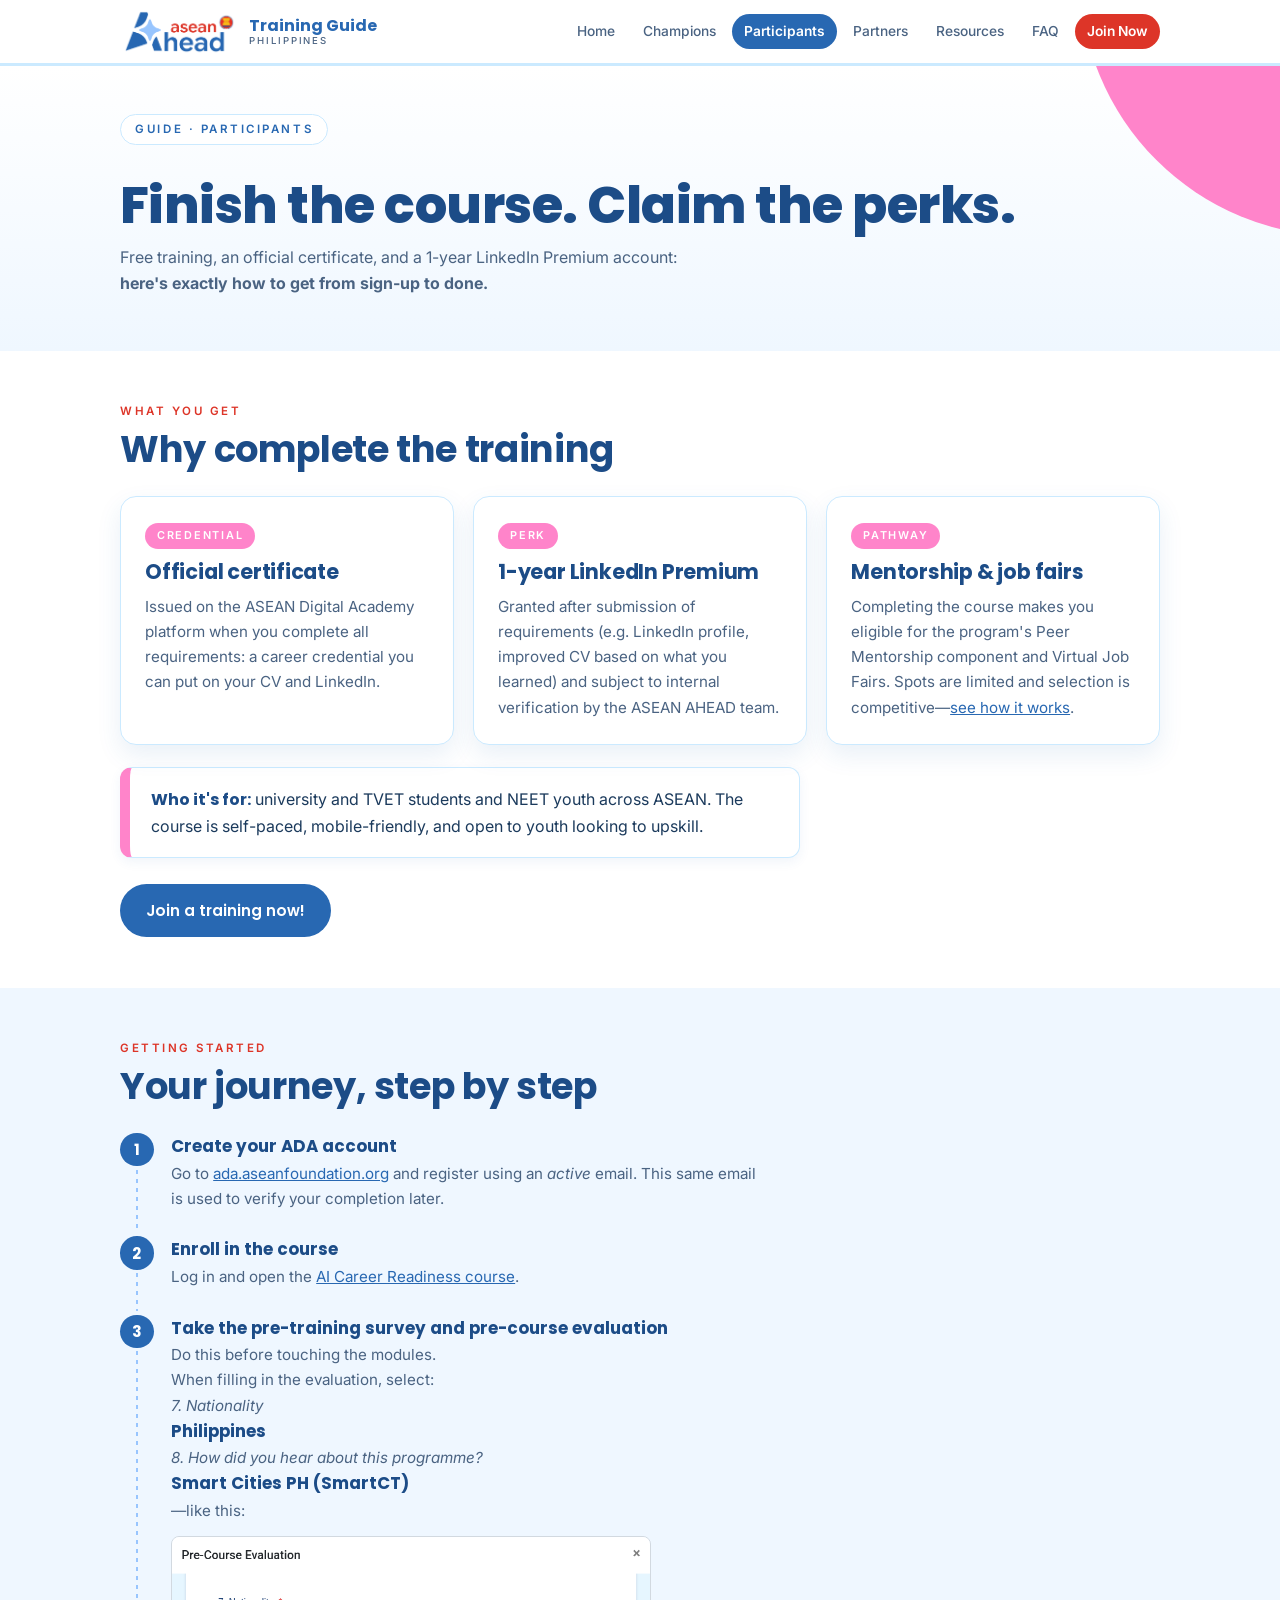
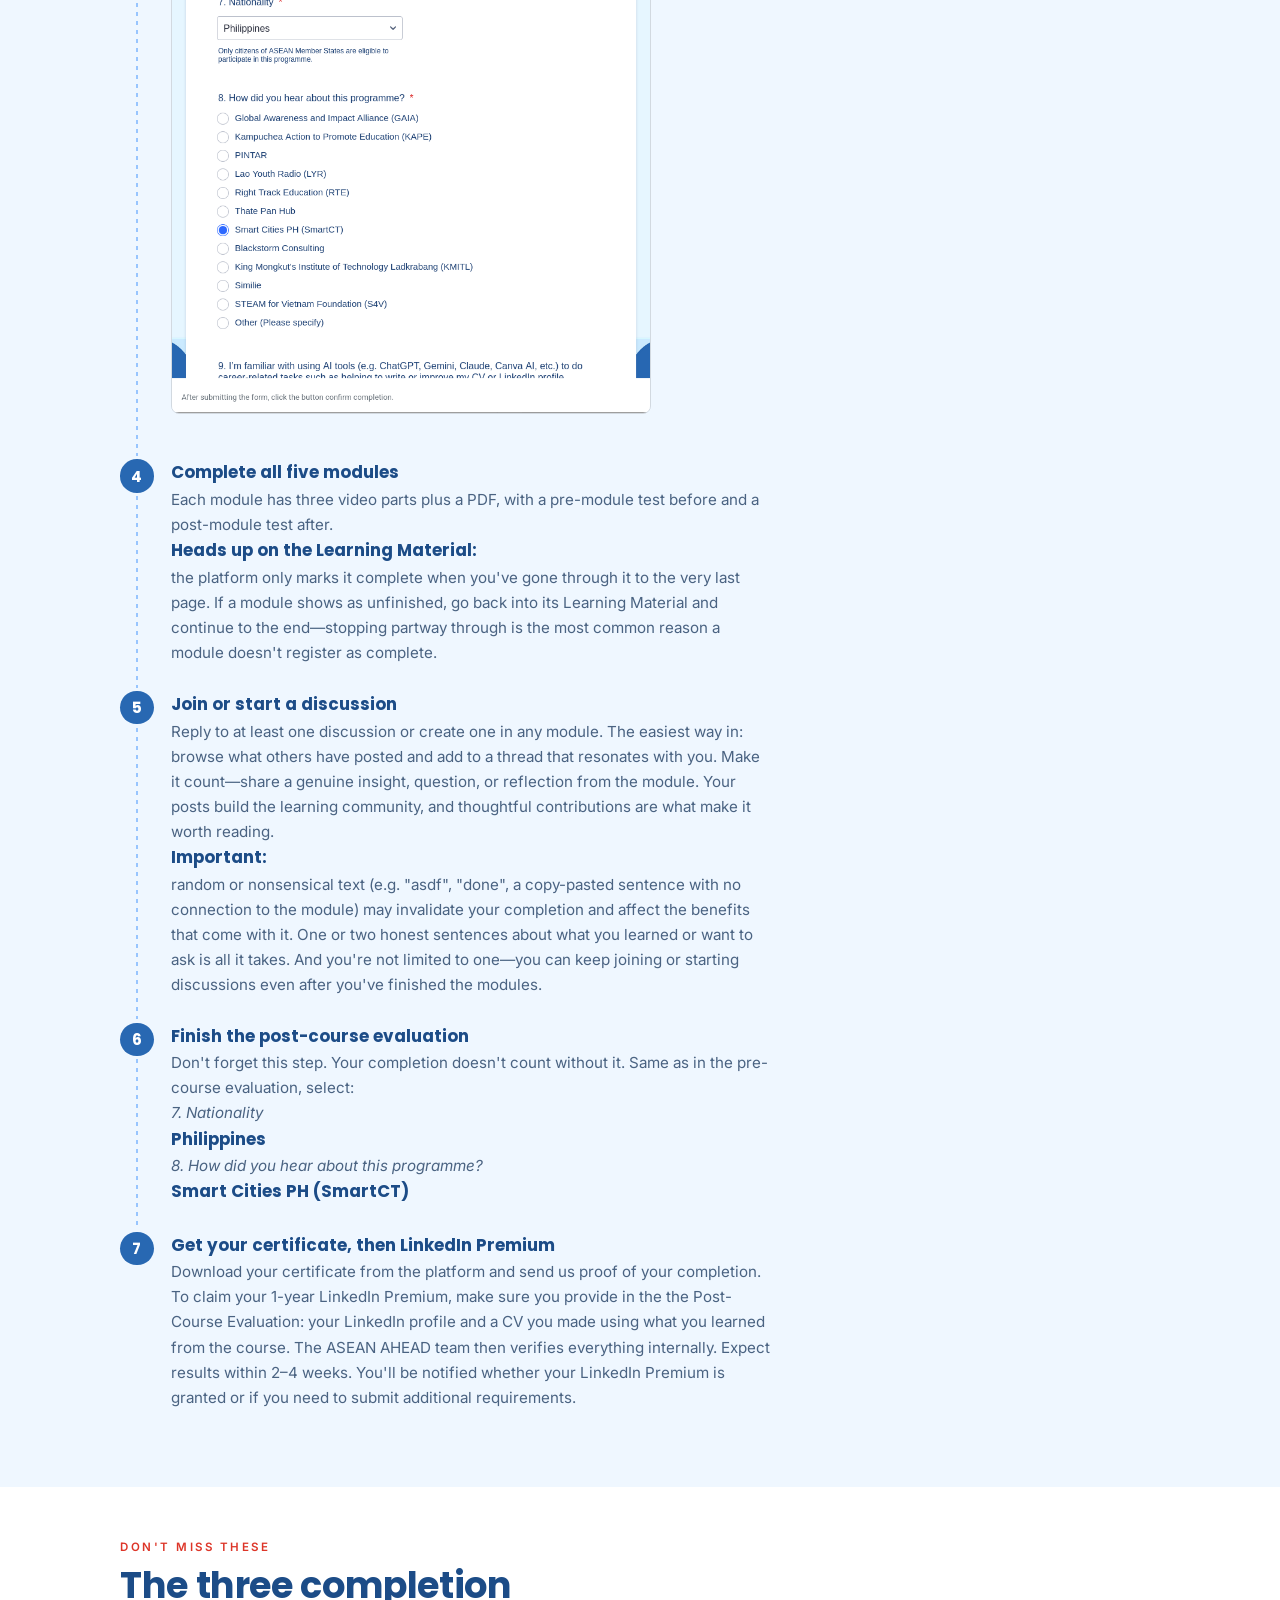
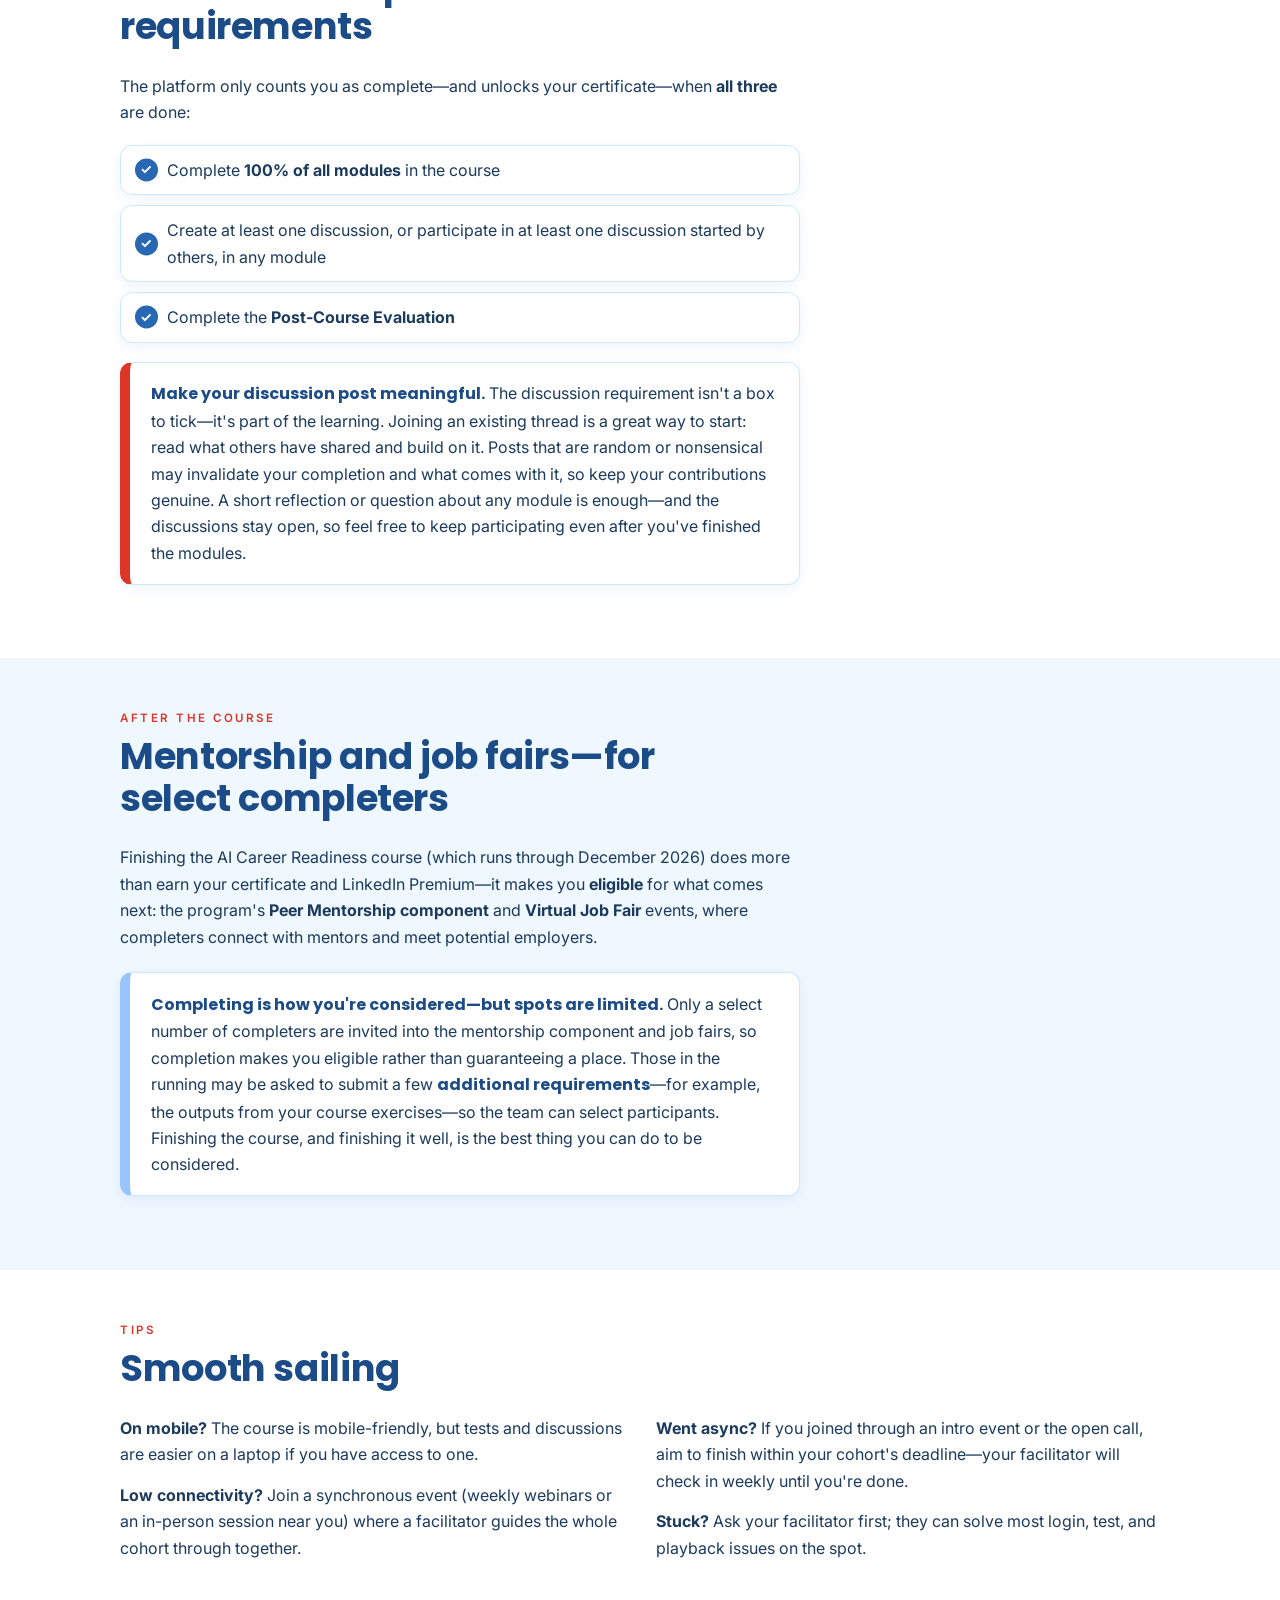
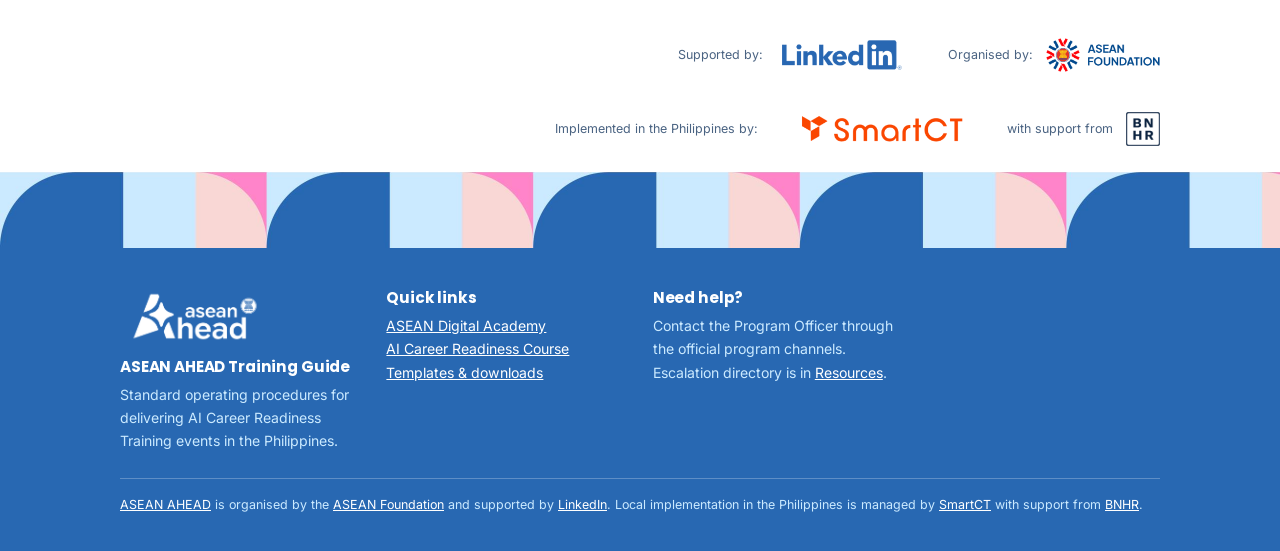
<file: participants.html>
<!DOCTYPE html>
<html lang="en">
<head>
<meta charset="UTF-8">
<meta name="viewport" content="width=device-width, initial-scale=1.0">
<title>Participant Guide—ASEAN AHEAD Training Guide</title>
<meta name="description" content="How to register, complete the AI Career Readiness course, and claim your certificate and 1-year LinkedIn Premium.">
<link rel="stylesheet" href="styles.css">
</head>
<body>

<header class="site-header">
  <div class="wrap">
    <a class="brand" href="index.html">
      <img class="brand-logo" src="assets/logo-asean-ahead-colour.png" alt="ASEAN Ahead">
      <span class="brand-text">Training Guide <small>Philippines</small></span>
    </a>
    <nav class="site-nav" aria-label="Main">
      <a href="index.html">Home</a>
      <a href="champions.html">Champions</a>
      <a href="participants.html" aria-current="page">Participants</a>
      <a href="partners.html">Partners</a>
      <a href="resources.html">Resources</a>
      <a href="faq.html">FAQ</a>
      <a class="nav-cta" href="join.html">Join Now</a>
    </nav>
  </div>
</header>

<section class="page-hero tint-participants">
  <div class="wrap">
    <span class="kicker">Guide · Participants</span>
    <h1>Finish the course. Claim the perks.</h1>
    <p>Free training, an official certificate, and a 1-year LinkedIn Premium
       account: <strong>here's exactly how to get from sign-up to done.</strong></p>
  </div>
</section>

<main>

<section>
  <div class="wrap">
    <p class="section-label" id="what-you-get">What you get</p>
    <h2 class="section-title">Why complete the training</h2>
    <div class="card-grid">
      <div class="card">
        <span class="chip chip-participants">Credential</span>
        <h3>Official certificate</h3>
        <p>Issued on the ASEAN Digital Academy platform when you complete all
           requirements: a career credential you can put on your CV and LinkedIn.</p>
      </div>
      <div class="card">
        <span class="chip chip-participants">Perk</span>
        <h3>1-year LinkedIn Premium</h3>
        <p>Granted after submission of requirements (e.g. LinkedIn profile, improved CV based on what you learned) and subject to internal verification by the ASEAN AHEAD team.</p>
      </div>
      <div class="card">
        <span class="chip chip-participants">Pathway</span>
        <h3>Mentorship &amp; job fairs</h3>
        <p>Completing the course makes you eligible for the program's Peer
           Mentorship component and Virtual Job Fairs. Spots are limited and
           selection is competitive—<a href="#after-the-course">see how it
           works</a>.</p>
      </div>
    </div>
    <div class="callout teal">
      <strong>Who it's for:</strong> university and TVET students and NEET youth
      across ASEAN. The course is self-paced, mobile-friendly, and open to youth looking to upskill.
    </div>
    <div class="btn-row" style="margin-top:1.6rem">
      <a class="btn btn-primary" href="join.html">Join a training now!</a>
    </div>
  </div>
</section>

<section>
  <div class="wrap">
    <p class="section-label" id="getting-started">Getting started</p>
    <h2 class="section-title">Your journey, step by step</h2>
    <ol class="steps">
      <li>
        <strong>Create your ADA account</strong>
        <p>Go to <a href="https://ada.aseanfoundation.org/">ada.aseanfoundation.org</a>
           and register using an <em>active</em> email. This same email is used to
           verify your completion later.</p>
      </li>
      <li>
        <strong>Enroll in the course</strong>
        <p>Log in and open the
           <a href="https://ada.aseanfoundation.org/course-detail/ai-career-readiness">AI Career Readiness course</a>.</p>
      </li>
      <li>
        <strong>Take the pre-training survey and pre-course evaluation</strong>
        <p>Do this before touching the modules.</p>
        <p>When filling in the evaluation, select: 
           <br><em>7.&nbsp;Nationality</em> <strong>Philippines</strong> 
           <em>8.&nbsp;How did you hear about this programme?</em> <strong>Smart Cities PH (SmartCT)</strong>—like this:</p>
        <figure style="margin:0.8rem 0">
          <img src="assets/pre-course-smartct.png"
               alt="Pre-Course Evaluation form with Nationality set to Philippines and Smart Cities PH (SmartCT) selected"
               style="max-width:480px;width:100%;border:1px solid rgba(0,0,0,.12);border-radius:8px">
        </figure>
      </li>
      <li>
        <strong>Complete all five modules</strong>
        <p>Each module has three video parts plus a PDF, with a pre-module test
           before and a post-module test after.</p>
        <p><strong>Heads up on the Learning Material:</strong> the platform only
           marks it complete when you've gone through it to the very last
           page. If a module shows as unfinished, go back into its Learning
           Material and continue to the end—stopping partway through is the
           most common reason a module doesn't register as complete.</p>
      </li>
      <li>
        <strong>Join or start a discussion</strong>
        <p>Reply to at least one discussion or create one in any module. The
           easiest way in: browse what others have posted and add to a thread
           that resonates with you. Make it count—share a genuine insight,
           question, or reflection from the module. Your posts build the
           learning community, and thoughtful contributions are what make it
           worth reading.</p>
        <p><strong>Important:</strong> random or nonsensical text (e.g.
           "asdf", "done", a copy-pasted sentence with no connection to the
           module) may invalidate your completion and affect the benefits
           that come with it. One or two honest sentences about what you
           learned or want to ask is all it takes. And you're not limited to
           one—you can keep joining or starting discussions even after you've
           finished the modules.</p>
      </li>
      <li>
        <strong>Finish the post-course evaluation</strong>
        <p>Don't forget this step. Your completion doesn't count
           without it. Same as in the pre-course evaluation, select:
           <br><em>7.&nbsp;Nationality</em> <strong>Philippines</strong> 
           <em>8.&nbsp;How did you hear about this programme?</em> <strong>Smart Cities PH (SmartCT)</strong></p>
      </li>
      <li>
        <strong>Get your certificate, then LinkedIn Premium</strong>
        <p>Download your certificate from the platform and send us proof of your
           completion. To claim your 1-year LinkedIn Premium, make sure you provide in the the Post-Course Evaluation: your
           LinkedIn profile and a CV you made using what you learned from the course. The ASEAN AHEAD team then
           verifies everything internally. Expect results within 2–4 weeks. You'll be notified whether your LinkedIn
           Premium is granted or if you need to submit additional requirements.</p>
      </li>
    </ol>
  </div>
</section>

<section>
  <div class="wrap">
    <p class="section-label" id="dont-miss-these">Don't miss these</p>
    <h2 class="section-title">The three completion requirements</h2>
    <p class="prose" style="margin-bottom:1.2rem">
      The platform only counts you as complete—and unlocks your certificate—when <strong>all three</strong> are done:
    </p>
    <ul class="checklist">
      <li>Complete <strong>100% of all modules</strong> in the course</li>
      <li>Create at least one discussion, or participate in at least one
          discussion started by others, in any module</li>
      <li>Complete the <strong>Post-Course Evaluation</strong></li>
    </ul>
    <div class="callout coral" style="margin-top:1.2rem">
      <strong>Make your discussion post meaningful.</strong> The discussion
      requirement isn't a box to tick—it's part of the learning. Joining an
      existing thread is a great way to start: read what others have shared
      and build on it. Posts that are random or nonsensical may invalidate
      your completion and what comes with it, so keep your contributions
      genuine. A short reflection or question about any module is enough—and
      the discussions stay open, so feel free to keep participating even
      after you've finished the modules.
    </div>
  </div>
</section>

<section>
  <div class="wrap">
    <p class="section-label" id="after-the-course">After the course</p>
    <h2 class="section-title">Mentorship and job fairs—for select completers</h2>
    <p class="prose" style="margin-bottom:1.2rem">
      Finishing the AI Career Readiness course (which runs through December 2026)
      does more than earn your certificate and LinkedIn Premium—it makes you
      <strong>eligible</strong> for what comes next: the program's
      <strong>Peer Mentorship component</strong> and <strong>Virtual Job Fair</strong>
      events, where completers connect with mentors and meet potential employers.
    </p>
    <div class="callout gold">
      <strong>Completing is how you're considered—but spots are limited.</strong>
      Only a select number of completers are invited into the mentorship
      component and job fairs, so completion makes you eligible rather than
      guaranteeing a place. Those in the running may be asked to submit a few
      <strong>additional requirements</strong>—for example, the outputs from
      your course exercises—so the team can select participants. Finishing the
      course, and finishing it well, is the best thing you can do to be
      considered.
    </div>
  </div>
</section>

<section>
  <div class="wrap">
    <p class="section-label" id="tips">Tips</p>
    <h2 class="section-title">Smooth sailing</h2>
    <div class="two-col">
      <div class="prose">
        <p><strong>On mobile?</strong> The course is mobile-friendly, but tests and
           discussions are easier on a laptop if you have access to one.</p>
        <p><strong>Low connectivity?</strong> Join a synchronous event (weekly
           webinars or an in-person session near you) where a facilitator guides
           the whole cohort through together.</p>
      </div>
      <div class="prose">
        <p><strong>Went async?</strong> If you joined through an intro event or the
           open call, aim to finish within your cohort's deadline—your
           facilitator will check in weekly until you're done.</p>
        <p><strong>Stuck?</strong> Ask your facilitator first; they can solve most
           login, test, and playback issues on the spot.</p>
      </div>
    </div>
  </div>
</section>

</main>

<div class="partner-bar">
  <div class="wrap">
    <span class="pb-group"><small>Supported by:</small>
      <img src="assets/logo-linkedin.png" alt="LinkedIn"></span>
    <span class="pb-group"><small>Organised by:</small>
      <img src="assets/logo-asean-foundation-colour.png" alt="ASEAN Foundation"></span>
    <span class="pb-group"><small>Implemented in the Philippines by:</small>
      <a href="https://smartct.org/" target="_blank" rel="noopener">
        <img src="assets/logo-smartct.png" alt="SmartCT"></a>
      <small>with support from</small>
      <a href="https://fb.com/bnhr.xyz" target="_blank" rel="noopener">
        <img src="assets/logo-bnhr.png" alt="BNHR"></a></span>
  </div>
</div>

<div class="geo-band" role="presentation"></div>

<footer class="site-footer">
  <div class="wrap">
    <div>
      <img class="footer-logo" src="assets/logo-asean-ahead-white.png" alt="">
      <h4>ASEAN AHEAD Training Guide</h4>
      <p>Standard operating procedures for delivering AI Career Readiness
         Training events in the Philippines.</p>
    </div>
    <div>
      <h4>Quick links</h4>
      <p>
        <a href="https://ada.aseanfoundation.org/">ASEAN Digital Academy</a><br>
        <a href="https://ada.aseanfoundation.org/course-detail/ai-career-readiness">AI Career Readiness Course</a><br>
        <a href="resources.html">Templates &amp; downloads</a>
      </p>
    </div>
    <div>
      <h4>Need help?</h4>
      <p>Contact the Program Officer through the official program channels.
         Escalation directory is in <a href="resources.html">Resources</a>.</p>
    </div>
    <p class="fine">
      <a href="https://ada.aseanfoundation.org/asean-ahead" target="_blank" rel="noopener">ASEAN AHEAD</a>
      is organised by the
      <a href="https://www.aseanfoundation.org/" target="_blank" rel="noopener">ASEAN Foundation</a>
      and supported by
      <a href="https://www.linkedin.com/" target="_blank" rel="noopener">LinkedIn</a>.
      Local implementation in the Philippines is managed by
      <a href="https://smartct.org/" target="_blank" rel="noopener">SmartCT</a>
      with support from
      <a href="https://fb.com/bnhr.xyz" target="_blank" rel="noopener">BNHR</a>.
    </p>
  </div>
</footer>

</body>
</html>
</file>
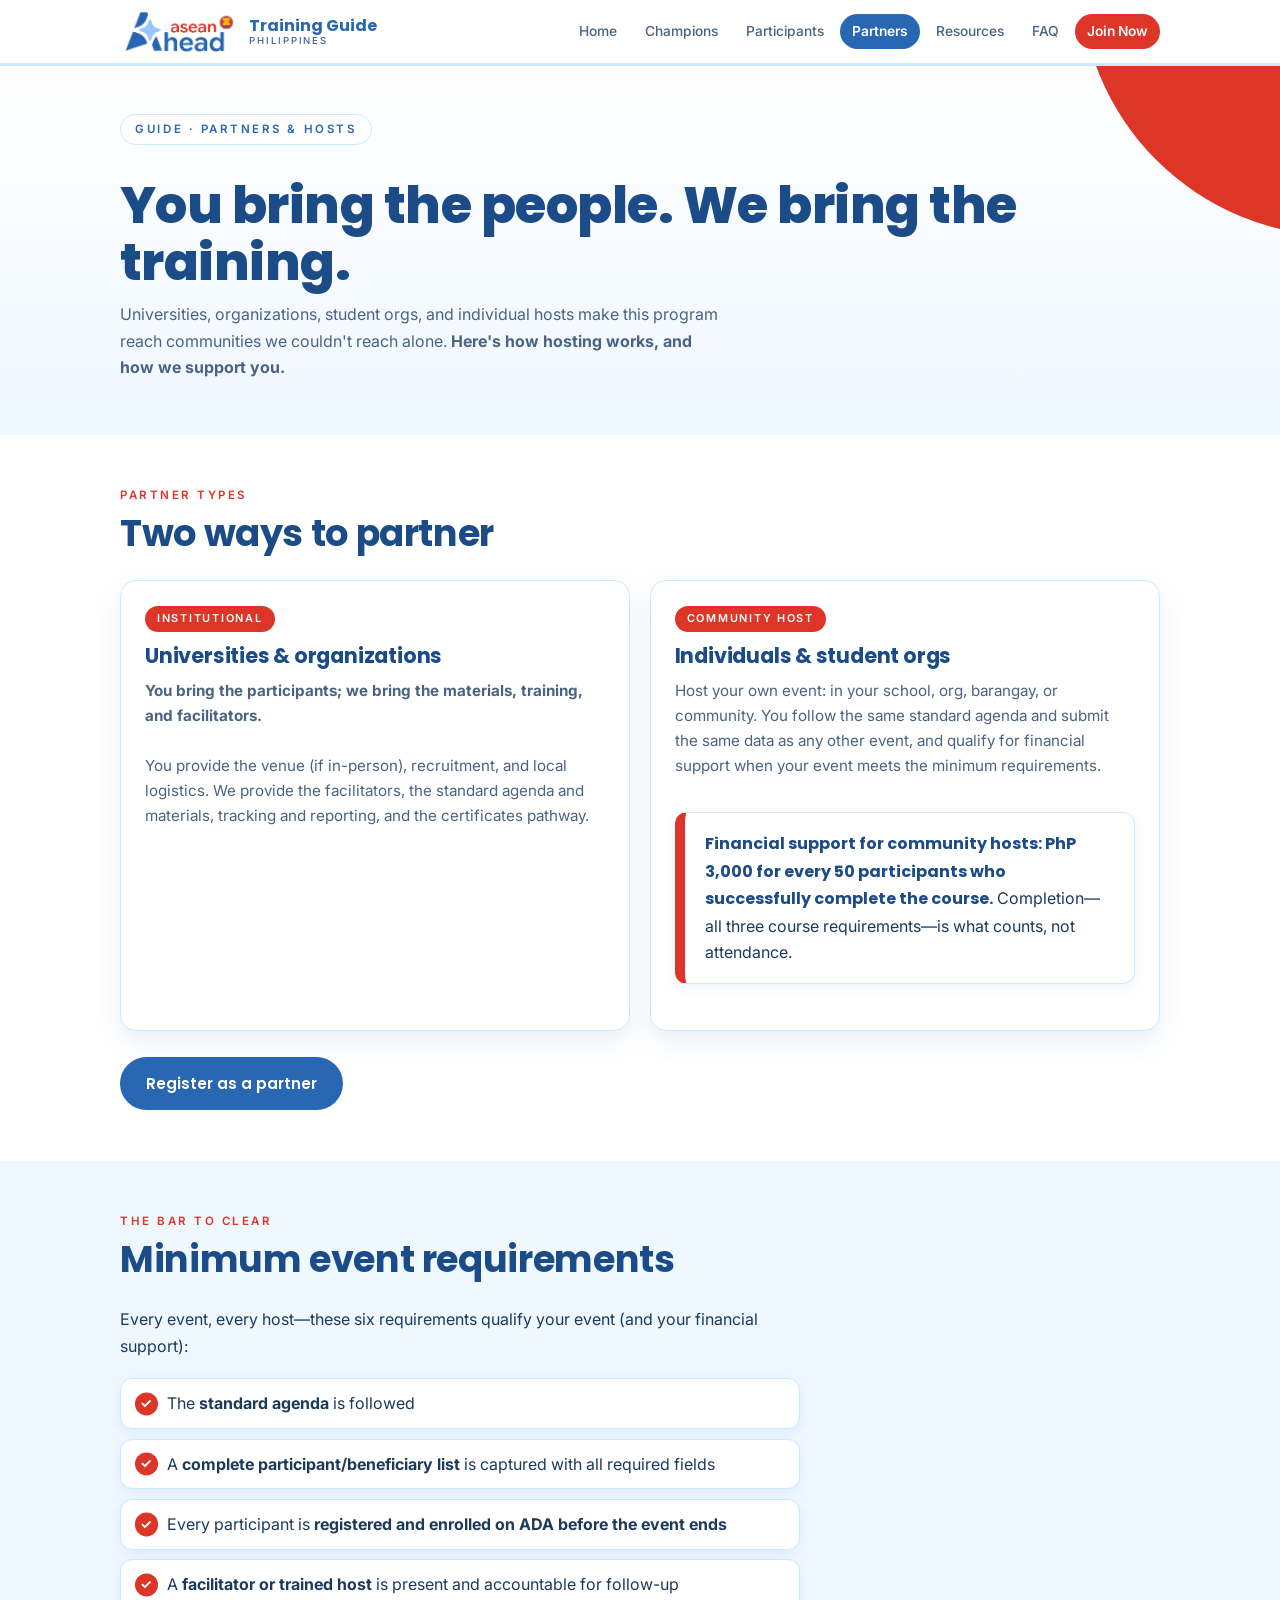
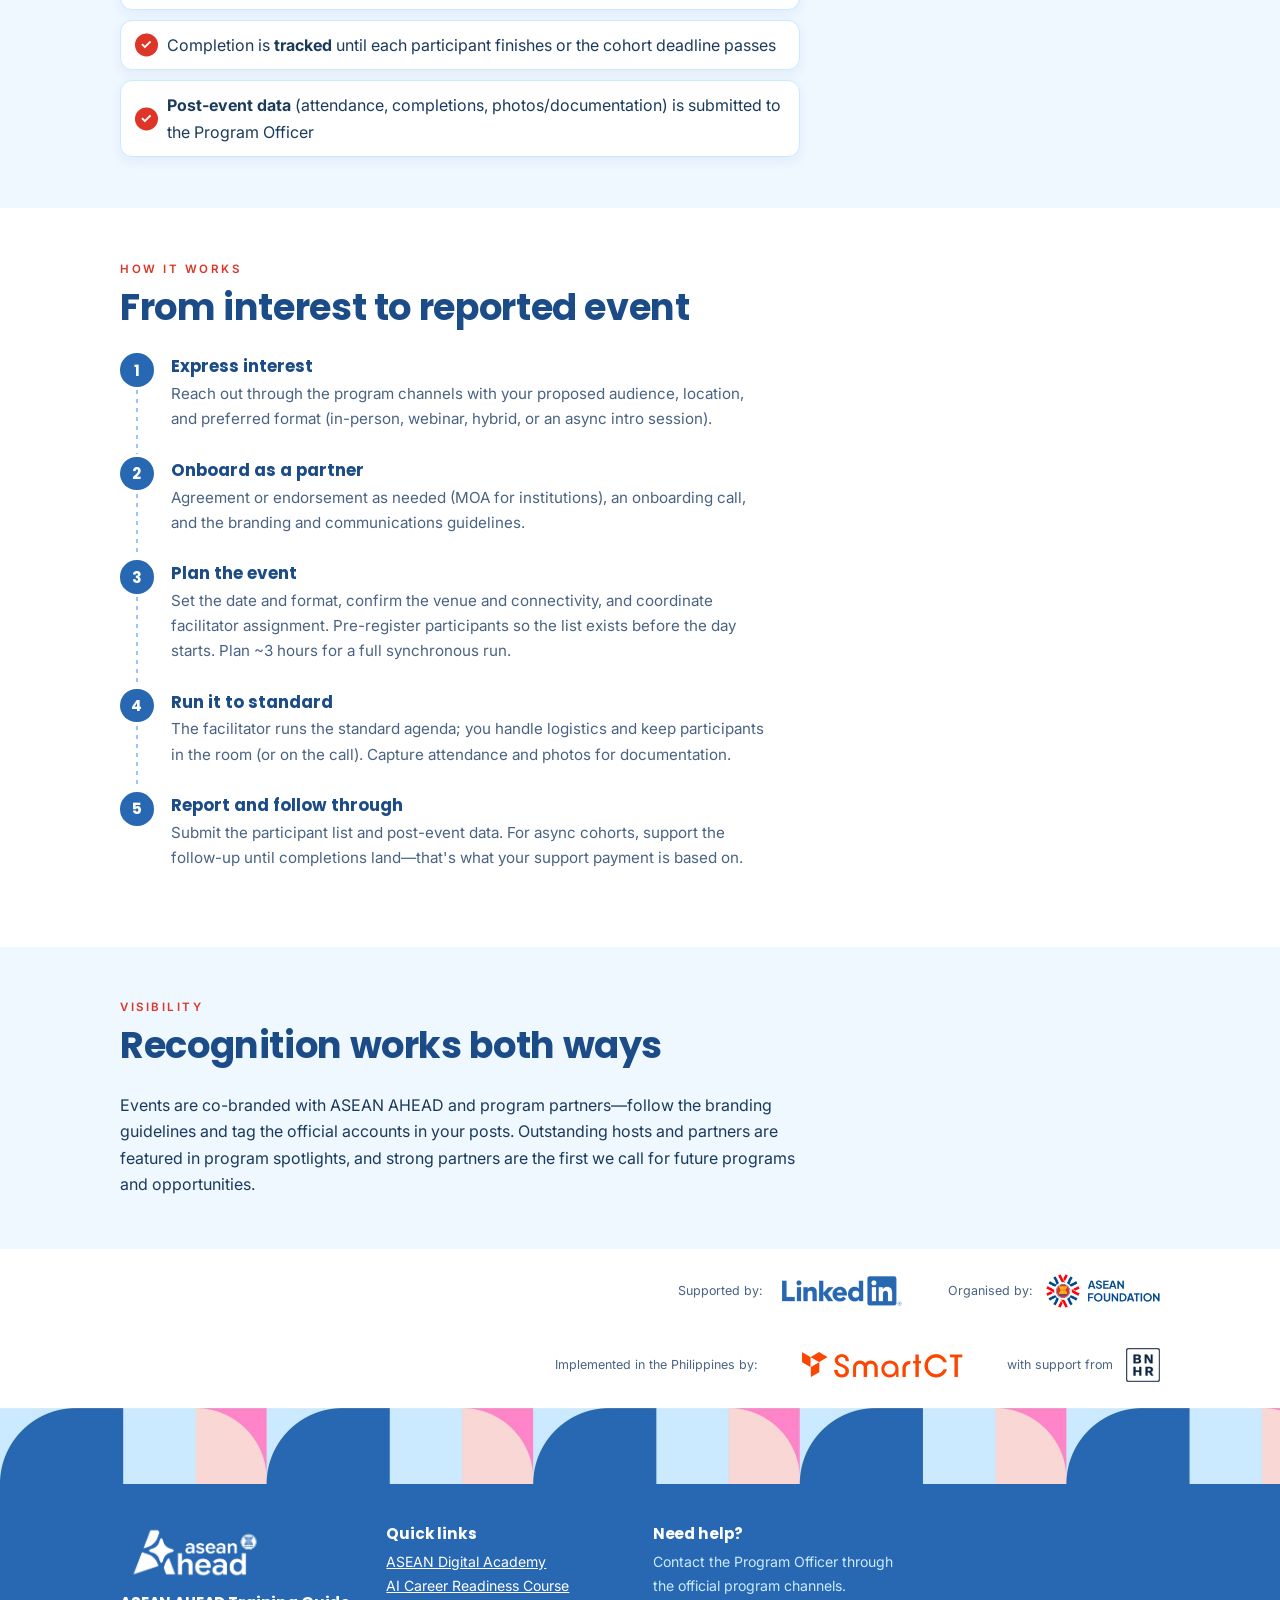
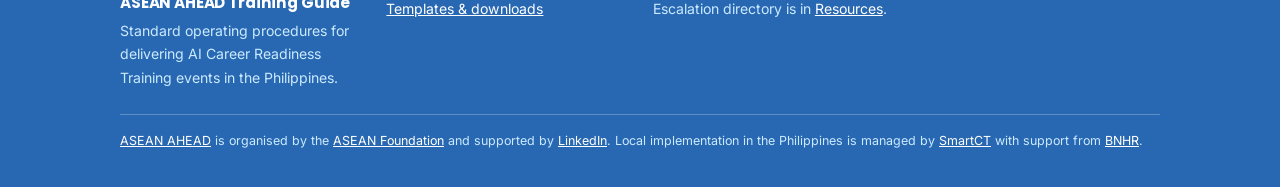
<file: partners.html>
<!DOCTYPE html>
<html lang="en">
<head>
<meta charset="UTF-8">
<meta name="viewport" content="width=device-width, initial-scale=1.0">
<title>Partner &amp; Host Guide—ASEAN AHEAD Training Guide</title>
<meta name="description" content="How institutions, student organizations, and individuals can host ASEAN AHEAD training events—requirements, financial support, and reporting.">
<link rel="stylesheet" href="styles.css">
</head>
<body>

<header class="site-header">
  <div class="wrap">
    <a class="brand" href="index.html">
      <img class="brand-logo" src="assets/logo-asean-ahead-colour.png" alt="ASEAN Ahead">
      <span class="brand-text">Training Guide <small>Philippines</small></span>
    </a>
    <nav class="site-nav" aria-label="Main">
      <a href="index.html">Home</a>
      <a href="champions.html">Champions</a>
      <a href="participants.html">Participants</a>
      <a href="partners.html" aria-current="page">Partners</a>
      <a href="resources.html">Resources</a>
      <a href="faq.html">FAQ</a>
      <a class="nav-cta" href="join.html">Join Now</a>
    </nav>
  </div>
</header>

<section class="page-hero tint-partners">
  <div class="wrap">
    <span class="kicker">Guide · Partners &amp; Hosts</span>
    <h1>You bring the people. We bring the training.</h1>
    <p>Universities, organizations, student orgs, and individual hosts make this
       program reach communities we couldn't reach alone. <strong>Here's how hosting
       works, and how we support you.</strong></p>
  </div>
</section>

<main>

<section>
  <div class="wrap">
    <p class="section-label" id="partner-types">Partner types</p>
    <h2 class="section-title">Two ways to partner</h2>
    <div class="card-grid">
      <div class="card">
        <span class="chip chip-partners">Institutional</span>
        <h3>Universities &amp; organizations</h3>
        <p><strong>You bring the participants; we bring the materials, training,
           and facilitators.</strong>
           <br><br>You provide the venue (if in-person),
           recruitment, and local logistics. We provide the
           facilitators, the standard agenda and materials, tracking and
           reporting, and the certificates pathway.</p>
      </div>
      <div class="card">
        <span class="chip chip-partners">Community host</span>
        <h3>Individuals &amp; student orgs</h3>
        <p>Host your own event: in your school, org, barangay, or community.
           You follow the same standard agenda and submit the same data as any
           other event, and qualify for financial support when your event meets
           the minimum requirements.</p>
         <div class="callout coral">
          <strong>Financial support for community hosts: PhP 3,000 for every 50 participants
          who successfully complete the course.</strong> Completion—all three
          course requirements—is what counts, not attendance.
        </div>
      </div>
    </div>
    <!-- TODO: replace href="#" with the live partner registration form URL -->
    <div class="btn-row" style="margin-top:1.6rem">
      <a class="btn btn-primary" href="#" data-tooltip="Tell us about your institution or community and the event you want to host.">Register as a partner</a>
    </div>
  </div>
</section>

<section>
  <div class="wrap">
    <p class="section-label" id="the-bar-to-clear">The bar to clear</p>
    <h2 class="section-title">Minimum event requirements</h2>
    <p class="prose" style="margin-bottom:1.2rem">
      Every event, every host—these six requirements qualify your event (and
      your financial support):
    </p>
    <ul class="checklist coral">
      <li>The <strong>standard agenda</strong> is followed</li>
      <li>A <strong>complete participant/beneficiary list</strong> is captured with all required fields</li>
      <li>Every participant is <strong>registered and enrolled on ADA before the event ends</strong></li>
      <li>A <strong>facilitator or trained host</strong> is present and accountable for follow-up</li>
      <li>Completion is <strong>tracked</strong> until each participant finishes or the cohort deadline passes</li>
      <li><strong>Post-event data</strong> (attendance, completions, photos/documentation) is submitted to the Program Officer</li>
    </ul>
  </div>
</section>

<section>
  <div class="wrap">
    <p class="section-label" id="how-it-works">How it works</p>
    <h2 class="section-title">From interest to reported event</h2>
    <ol class="steps">
      <li>
        <strong>Express interest</strong>
        <p>Reach out through the program channels with your proposed audience,
           location, and preferred format (in-person, webinar, hybrid, or an
           async intro session).</p>
      </li>
      <li>
        <strong>Onboard as a partner</strong>
        <p>Agreement or endorsement as needed (MOA for institutions), an
           onboarding call, and the branding and communications guidelines.</p>
      </li>
      <li>
        <strong>Plan the event</strong>
        <p>Set the date and format, confirm the venue and connectivity, and
           coordinate facilitator assignment. Pre-register participants so the
           list exists before the day starts. Plan ~3 hours for a full
           synchronous run.</p>
      </li>
      <li>
        <strong>Run it to standard</strong>
        <p>The facilitator runs the standard agenda; you handle logistics and keep
           participants in the room (or on the call). Capture attendance and
           photos for documentation.</p>
      </li>
      <li>
        <strong>Report and follow through</strong>
        <p>Submit the participant list and post-event data. For async cohorts,
           support the follow-up until completions land—that's what your
           support payment is based on.</p>
      </li>
    </ol>
  </div>
</section>

<section>
  <div class="wrap">
    <p class="section-label" id="visibility">Visibility</p>
    <h2 class="section-title">Recognition works both ways</h2>
    <div class="prose">
      <p>Events are co-branded with ASEAN AHEAD and program partners—follow the
         branding guidelines and tag the official accounts in your posts.
         Outstanding hosts and partners are featured in program spotlights, and
         strong partners are the first we call for future programs and
         opportunities.</p>
    </div>
  </div>
</section>

</main>

<div class="partner-bar">
  <div class="wrap">
    <span class="pb-group"><small>Supported by:</small>
      <img src="assets/logo-linkedin.png" alt="LinkedIn"></span>
    <span class="pb-group"><small>Organised by:</small>
      <img src="assets/logo-asean-foundation-colour.png" alt="ASEAN Foundation"></span>
    <span class="pb-group"><small>Implemented in the Philippines by:</small>
      <a href="https://smartct.org/" target="_blank" rel="noopener">
        <img src="assets/logo-smartct.png" alt="SmartCT"></a>
      <small>with support from</small>
      <a href="https://fb.com/bnhr.xyz" target="_blank" rel="noopener">
        <img src="assets/logo-bnhr.png" alt="BNHR"></a></span>
  </div>
</div>

<div class="geo-band" role="presentation"></div>

<footer class="site-footer">
  <div class="wrap">
    <div>
      <img class="footer-logo" src="assets/logo-asean-ahead-white.png" alt="">
      <h4>ASEAN AHEAD Training Guide</h4>
      <p>Standard operating procedures for delivering AI Career Readiness
         Training events in the Philippines.</p>
    </div>
    <div>
      <h4>Quick links</h4>
      <p>
        <a href="https://ada.aseanfoundation.org/">ASEAN Digital Academy</a><br>
        <a href="https://ada.aseanfoundation.org/course-detail/ai-career-readiness">AI Career Readiness Course</a><br>
        <a href="resources.html">Templates &amp; downloads</a>
      </p>
    </div>
    <div>
      <h4>Need help?</h4>
      <p>Contact the Program Officer through the official program channels.
         Escalation directory is in <a href="resources.html">Resources</a>.</p>
    </div>
    <p class="fine">
      <a href="https://ada.aseanfoundation.org/asean-ahead" target="_blank" rel="noopener">ASEAN AHEAD</a>
      is organised by the
      <a href="https://www.aseanfoundation.org/" target="_blank" rel="noopener">ASEAN Foundation</a>
      and supported by
      <a href="https://www.linkedin.com/" target="_blank" rel="noopener">LinkedIn</a>.
      Local implementation in the Philippines is managed by
      <a href="https://smartct.org/" target="_blank" rel="noopener">SmartCT</a>
      with support from
      <a href="https://fb.com/bnhr.xyz" target="_blank" rel="noopener">BNHR</a>.
    </p>
  </div>
</footer>

</body>
</html>
</file>
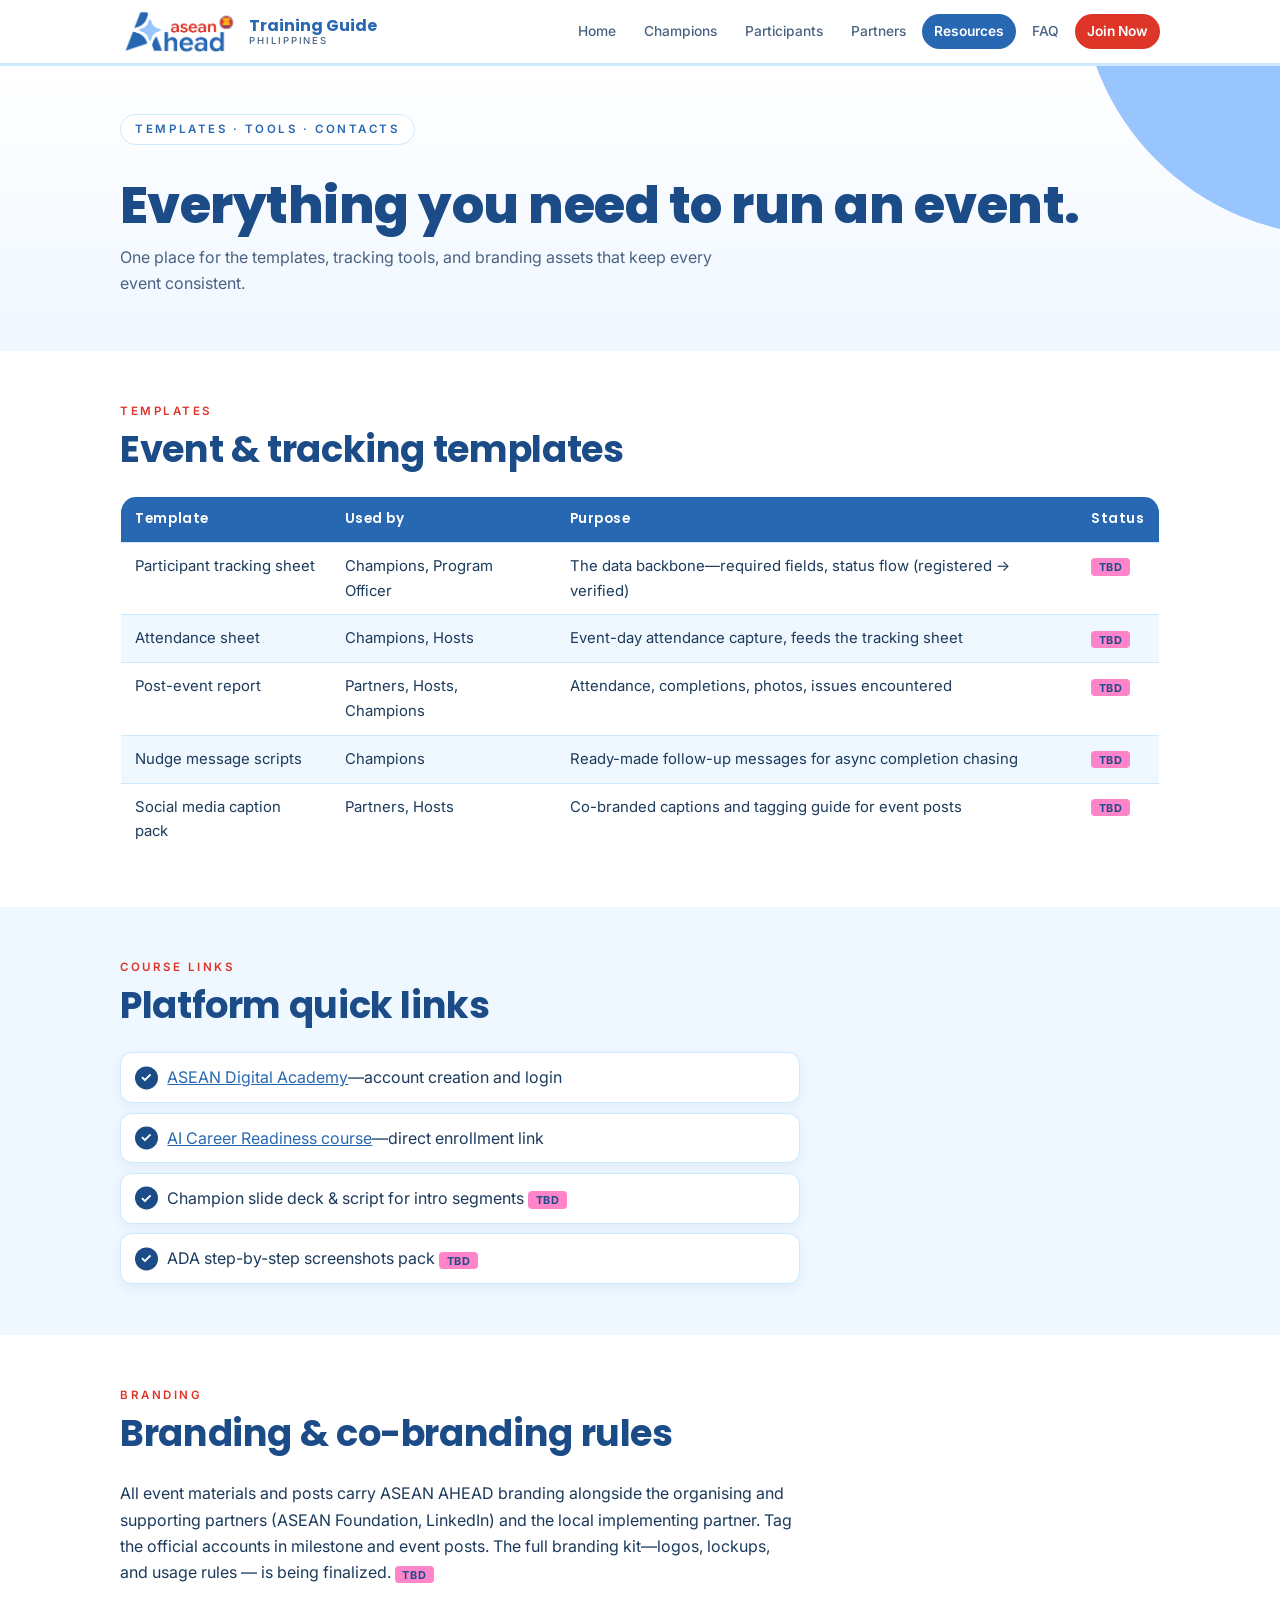
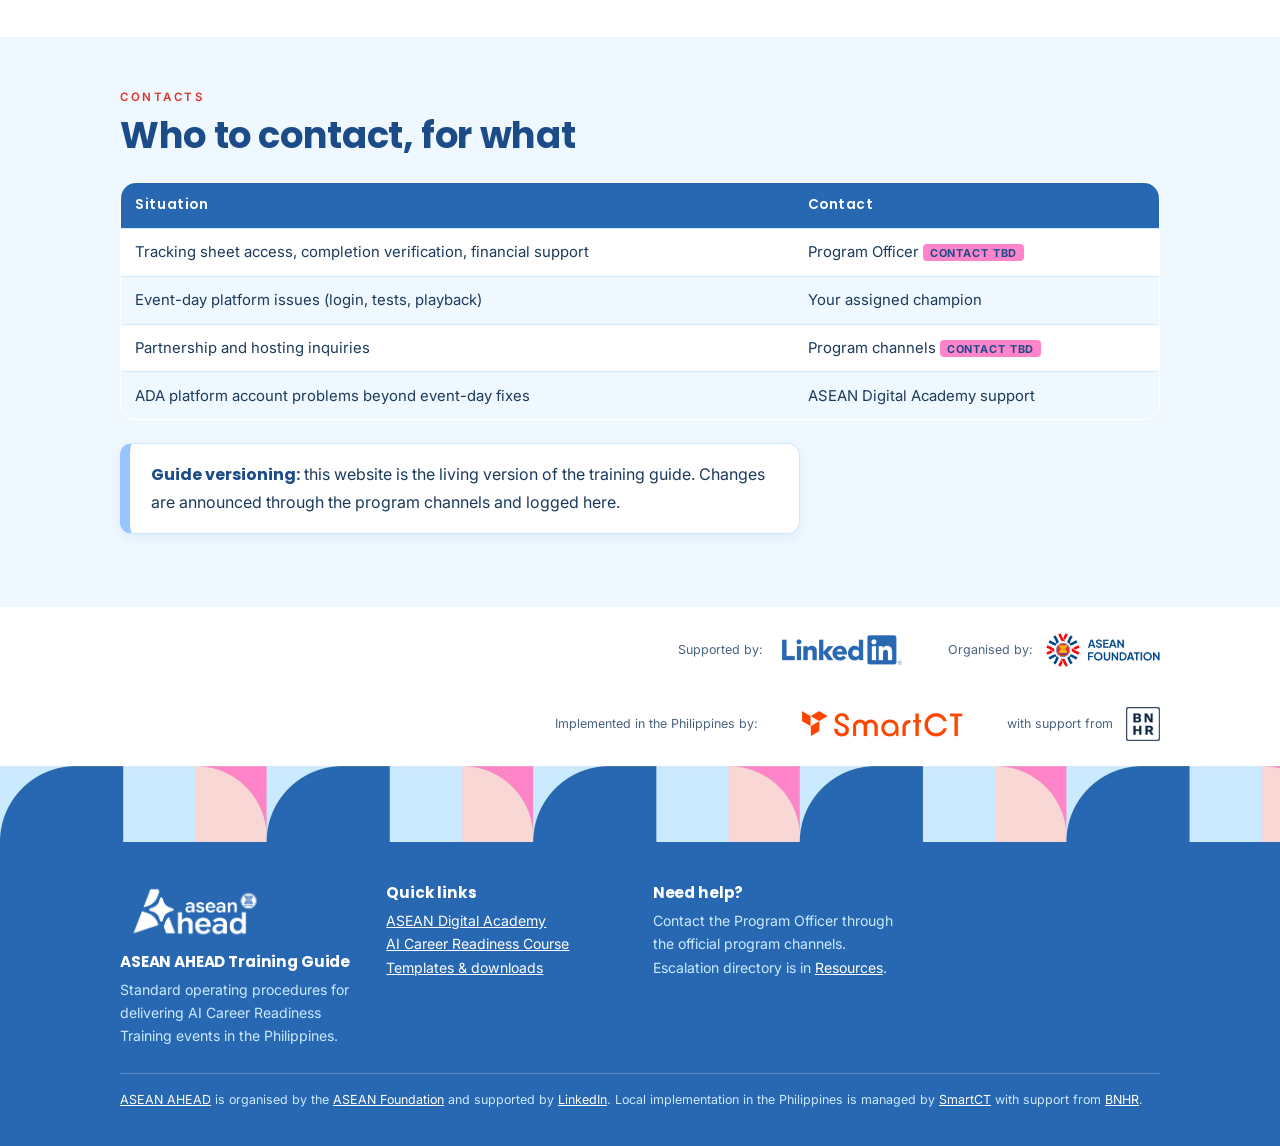
<file: resources.html>
<!DOCTYPE html>
<html lang="en">
<head>
<meta charset="UTF-8">
<meta name="viewport" content="width=device-width, initial-scale=1.0">
<title>Resources—ASEAN AHEAD Training Guide</title>
<meta name="description" content="Templates, tracking tools, branding assets, and contacts for delivering ASEAN AHEAD training events.">
<link rel="stylesheet" href="styles.css">
</head>
<body>

<header class="site-header">
  <div class="wrap">
    <a class="brand" href="index.html">
      <img class="brand-logo" src="assets/logo-asean-ahead-colour.png" alt="ASEAN Ahead">
      <span class="brand-text">Training Guide <small>Philippines</small></span>
    </a>
    <nav class="site-nav" aria-label="Main">
      <a href="index.html">Home</a>
      <a href="champions.html">Champions</a>
      <a href="participants.html">Participants</a>
      <a href="partners.html">Partners</a>
      <a href="resources.html" aria-current="page">Resources</a>
      <a href="faq.html">FAQ</a>
      <a class="nav-cta" href="join.html">Join Now</a>
    </nav>
  </div>
</header>

<section class="page-hero tint-neutral">
  <div class="wrap">
    <span class="kicker">Templates · Tools · Contacts</span>
    <h1>Everything you need to run an event.</h1>
    <p>One place for the templates, tracking tools, and branding assets that keep
       every event consistent.</p>
  </div>
</section>

<main>

<section>
  <div class="wrap">
    <p class="section-label" id="templates">Templates</p>
    <h2 class="section-title">Event &amp; tracking templates</h2>
    <div class="table-scroll">
      <table>
        <thead>
          <tr><th>Template</th><th>Used by</th><th>Purpose</th><th>Status</th></tr>
        </thead>
        <tbody>
          <tr><td>Participant tracking sheet</td><td>Champions, Program Officer</td><td>The data backbone—required fields, status flow (registered → verified)</td><td><span class="tbd">TBD</span></td></tr>
          <tr><td>Attendance sheet</td><td>Champions, Hosts</td><td>Event-day attendance capture, feeds the tracking sheet</td><td><span class="tbd">TBD</span></td></tr>
          <!-- <tr><td>Event proposal form</td><td>Partners, Hosts</td><td>Propose an on-demand event: audience, format, venue, date</td><td><span class="tbd">TBD</span></td></tr> -->
          <tr><td>Post-event report</td><td>Partners, Hosts, Champions</td><td>Attendance, completions, photos, issues encountered</td><td><span class="tbd">TBD</span></td></tr>
          <!-- <tr><td>Consent form</td><td>Champions, Hosts</td><td>Participant data collection and photo/publicity consent</td><td><span class="tbd">TBD</span></td></tr> -->
          <tr><td>Nudge message scripts</td><td>Champions</td><td>Ready-made follow-up messages for async completion chasing</td><td><span class="tbd">TBD</span></td></tr>
          <tr><td>Social media caption pack</td><td>Partners, Hosts</td><td>Co-branded captions and tagging guide for event posts</td><td><span class="tbd">TBD</span></td></tr>
        </tbody>
      </table>
    </div>
  </div>
</section>

<section>
  <div class="wrap">
    <p class="section-label" id="course-links">Course links</p>
    <h2 class="section-title">Platform quick links</h2>
    <ul class="checklist cobalt">
      <li><a href="https://ada.aseanfoundation.org/">ASEAN Digital Academy</a>—account creation and login</li>
      <li><a href="https://ada.aseanfoundation.org/course-detail/ai-career-readiness">AI Career Readiness course</a>—direct enrollment link</li>
      <li>Champion slide deck &amp; script for intro segments <span class="tbd">TBD</span></li>
      <li>ADA step-by-step screenshots pack <span class="tbd">TBD</span></li>
    </ul>
  </div>
</section>

<section>
  <div class="wrap">
    <p class="section-label" id="branding">Branding</p>
    <h2 class="section-title">Branding &amp; co-branding rules</h2>
    <div class="prose">
      <p>All event materials and posts carry ASEAN AHEAD branding alongside the
         organising and supporting partners (ASEAN Foundation, LinkedIn) and the
         local implementing partner. Tag the official accounts in milestone and
         event posts. The full branding kit—logos, lockups, and usage rules —
         is being finalized. <span class="tbd">TBD</span></p>
    </div>
  </div>
</section>

<section>
  <div class="wrap">
    <p class="section-label" id="contacts">Contacts</p>
    <h2 class="section-title">Who to contact, for what</h2>
    <div class="table-scroll">
      <table>
        <thead>
          <tr><th>Situation</th><th>Contact</th></tr>
        </thead>
        <tbody>
          <tr><td>Tracking sheet access, completion verification, financial support</td><td>Program Officer <span class="tbd">contact TBD</span></td></tr>
          <tr><td>Event-day platform issues (login, tests, playback)</td><td>Your assigned champion</td></tr>
          <tr><td>Partnership and hosting inquiries</td><td>Program channels <span class="tbd">contact TBD</span></td></tr>
          <tr><td>ADA platform account problems beyond event-day fixes</td><td>ASEAN Digital Academy support</td></tr>
        </tbody>
      </table>
    </div>
    <div class="callout gold">
      <strong>Guide versioning:</strong> this website is the living version of the
      training guide. Changes are announced through the program channels and
      logged here.
    </div>
  </div>
</section>

</main>

<div class="partner-bar">
  <div class="wrap">
    <span class="pb-group"><small>Supported by:</small>
      <img src="assets/logo-linkedin.png" alt="LinkedIn"></span>
    <span class="pb-group"><small>Organised by:</small>
      <img src="assets/logo-asean-foundation-colour.png" alt="ASEAN Foundation"></span>
    <span class="pb-group"><small>Implemented in the Philippines by:</small>
      <a href="https://smartct.org/" target="_blank" rel="noopener">
        <img src="assets/logo-smartct.png" alt="SmartCT"></a>
      <small>with support from</small>
      <a href="https://fb.com/bnhr.xyz" target="_blank" rel="noopener">
        <img src="assets/logo-bnhr.png" alt="BNHR"></a></span>
  </div>
</div>

<div class="geo-band" role="presentation"></div>

<footer class="site-footer">
  <div class="wrap">
    <div>
      <img class="footer-logo" src="assets/logo-asean-ahead-white.png" alt="">
      <h4>ASEAN AHEAD Training Guide</h4>
      <p>Standard operating procedures for delivering AI Career Readiness
         Training events in the Philippines.</p>
    </div>
    <div>
      <h4>Quick links</h4>
      <p>
        <a href="https://ada.aseanfoundation.org/">ASEAN Digital Academy</a><br>
        <a href="https://ada.aseanfoundation.org/course-detail/ai-career-readiness">AI Career Readiness Course</a><br>
        <a href="resources.html">Templates &amp; downloads</a>
      </p>
    </div>
    <div>
      <h4>Need help?</h4>
      <p>Contact the Program Officer through the official program channels.
         Escalation directory is in <a href="resources.html">Resources</a>.</p>
    </div>
    <p class="fine">
      <a href="https://ada.aseanfoundation.org/asean-ahead" target="_blank" rel="noopener">ASEAN AHEAD</a>
      is organised by the
      <a href="https://www.aseanfoundation.org/" target="_blank" rel="noopener">ASEAN Foundation</a>
      and supported by
      <a href="https://www.linkedin.com/" target="_blank" rel="noopener">LinkedIn</a>.
      Local implementation in the Philippines is managed by
      <a href="https://smartct.org/" target="_blank" rel="noopener">SmartCT</a>
      with support from
      <a href="https://fb.com/bnhr.xyz" target="_blank" rel="noopener">BNHR</a>.
    </p>
  </div>
</footer>

</body>
</html>
</file>
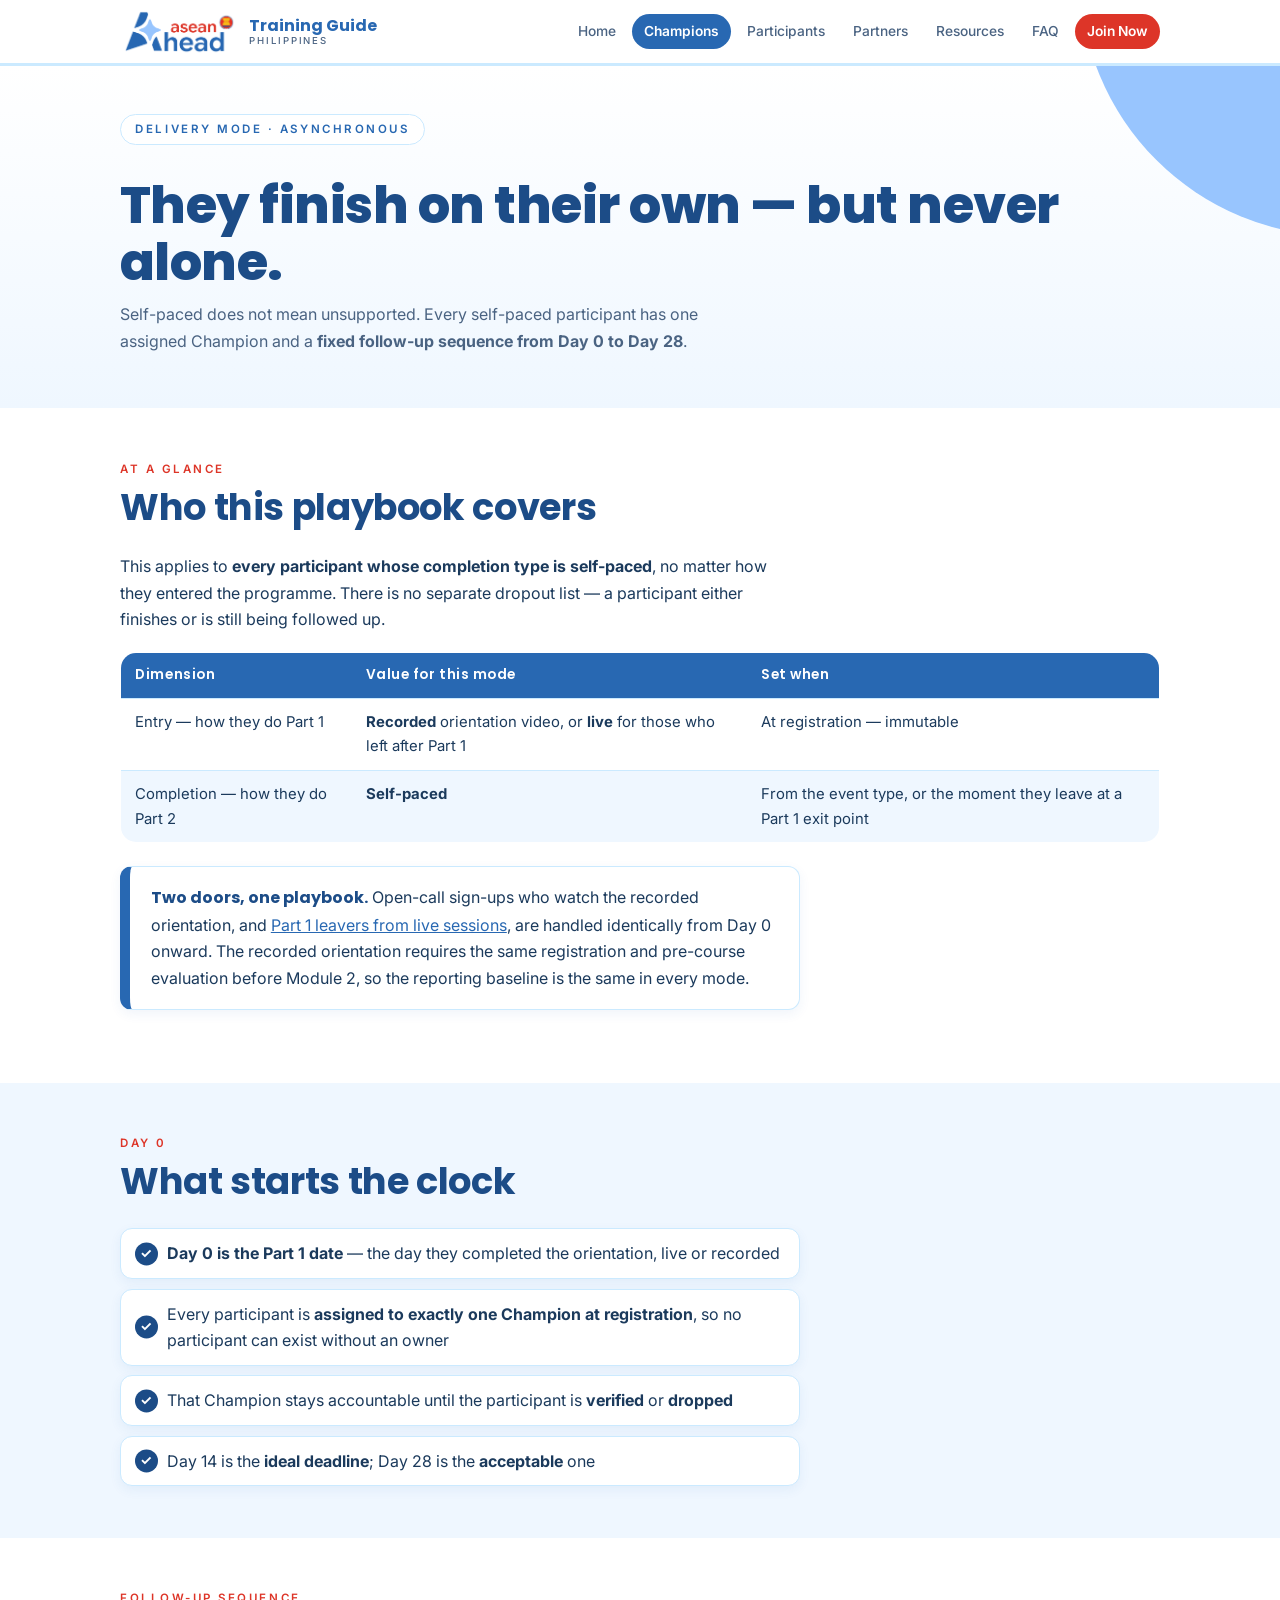
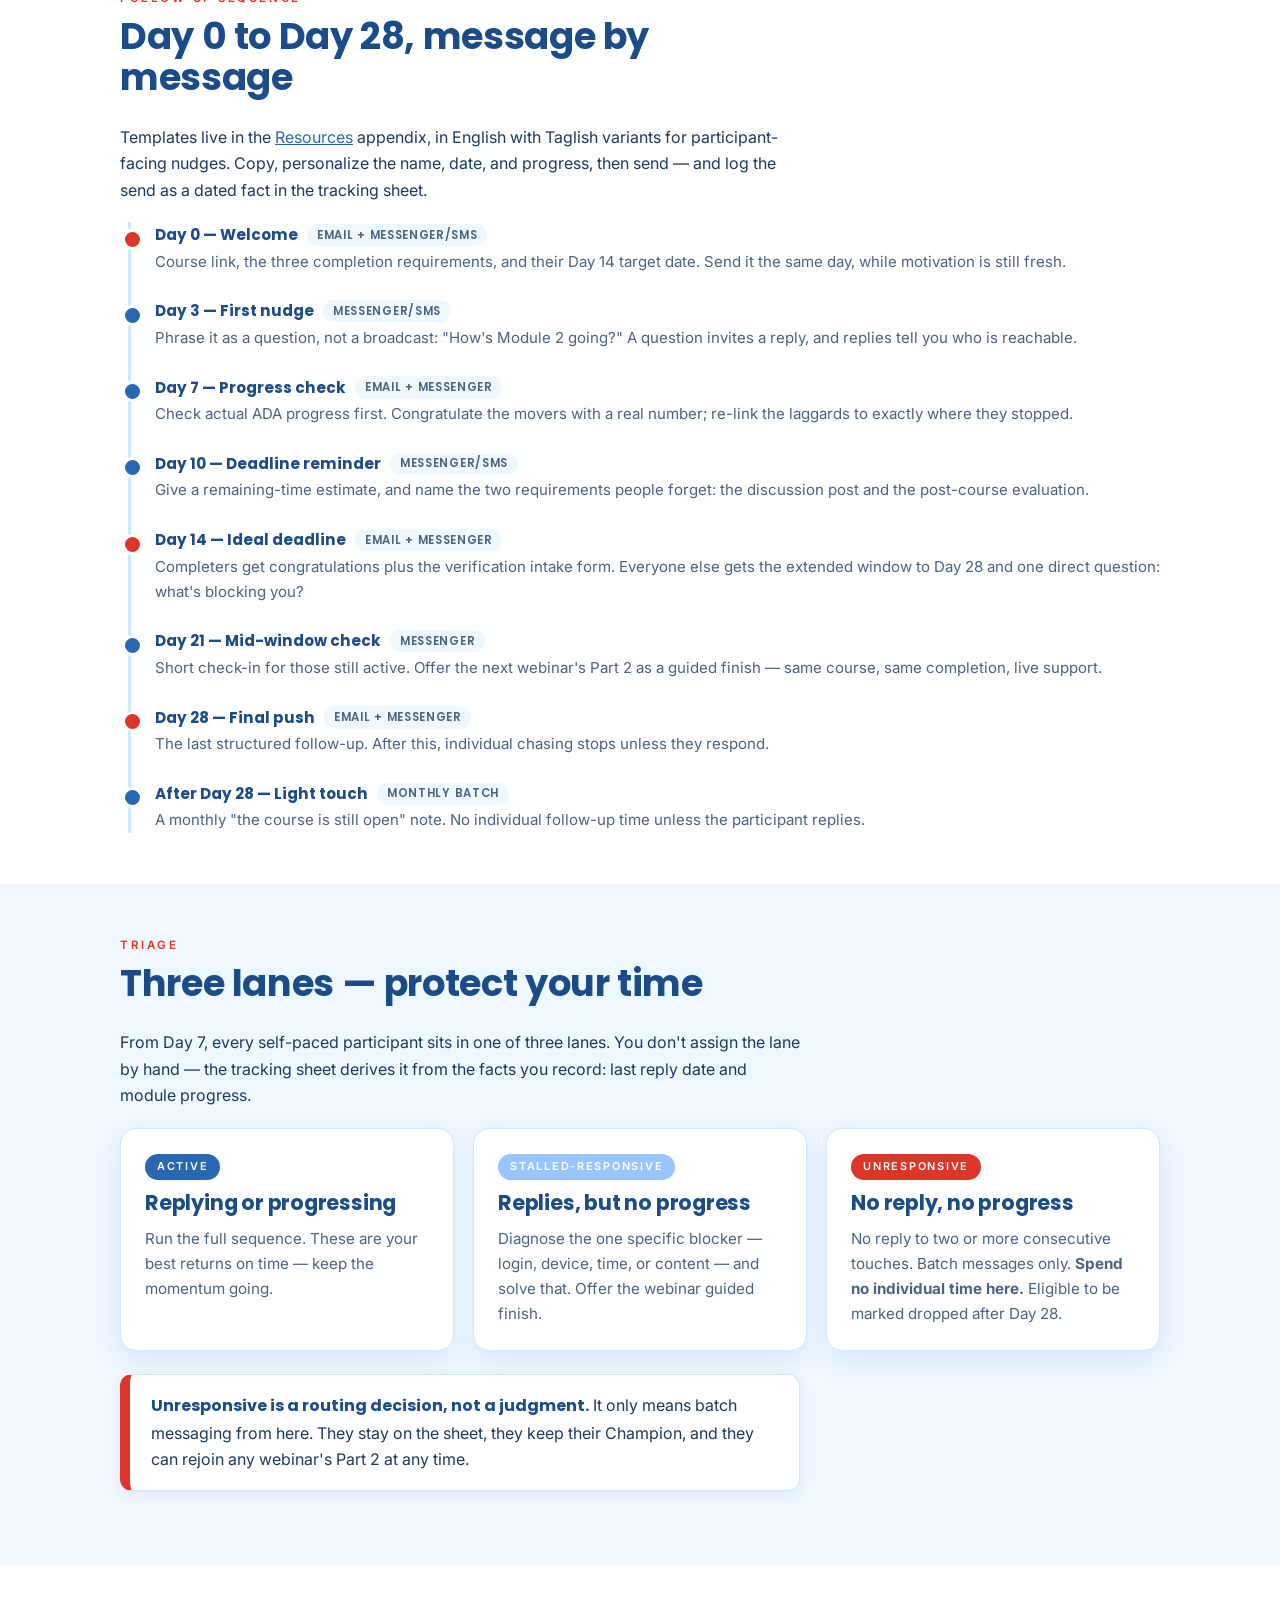
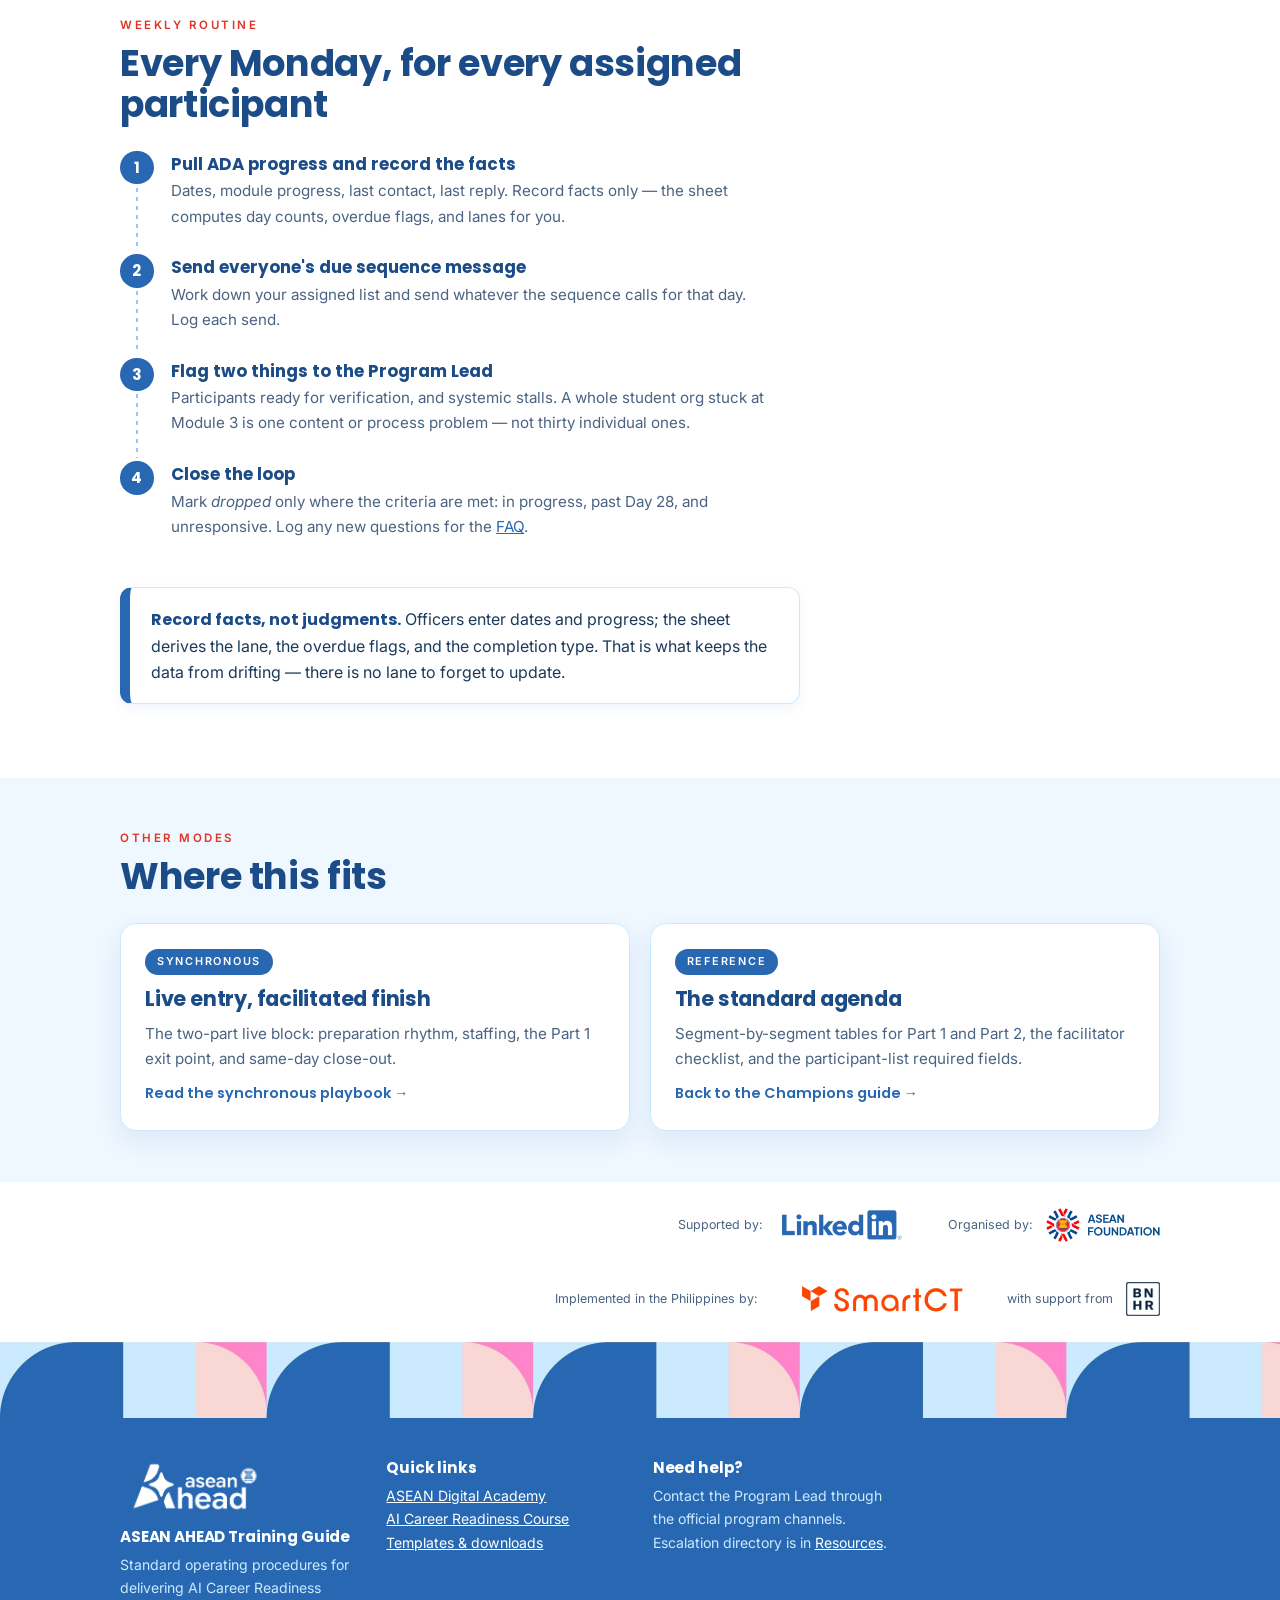
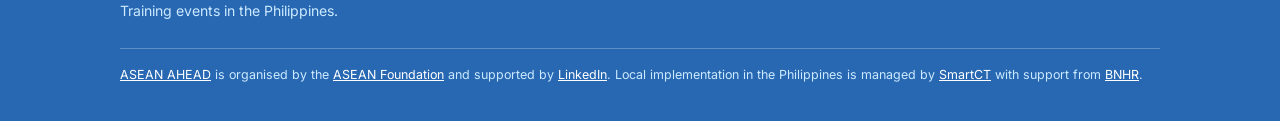
<file: delivery-modes/asynchronous.html>
<!DOCTYPE html>
<html lang="en">
<head>
<meta charset="UTF-8">
<meta name="viewport" content="width=device-width, initial-scale=1.0">
<title>Asynchronous delivery — ASEAN AHEAD Training Guide</title>
<meta name="description" content="The Champion follow-up playbook for self-paced participants: the Day 0 to Day 28 message sequence, the three lanes, and the weekly Monday routine.">
<link rel="stylesheet" href="../styles.css">
</head>
<body>

<header class="site-header">
  <div class="wrap">
    <a class="brand" href="../index.html">
      <img class="brand-logo" src="../assets/logo-asean-ahead-colour.png" alt="ASEAN Ahead">
      <span class="brand-text">Training Guide <small>Philippines</small></span>
    </a>
    <nav class="site-nav" aria-label="Main">
      <a href="../index.html">Home</a>
      <a href="../champions.html" aria-current="page">Champions</a>
      <a href="../participants.html">Participants</a>
      <a href="../partners.html">Partners</a>
      <a href="../resources.html">Resources</a>
      <a href="../faq.html">FAQ</a>
      <a class="nav-cta" href="../join.html">Join Now</a>
    </nav>
  </div>
</header>

<section class="page-hero tint-neutral">
  <div class="wrap">
    <span class="kicker">Delivery mode · Asynchronous</span>
    <h1>They finish on their own — but never alone.</h1>
    <p>Self-paced does not mean unsupported. Every self-paced participant has one
       assigned Champion and a <strong>fixed follow-up sequence from Day 0 to Day
       28</strong>.</p>
  </div>
</section>

<main>

<section>
  <div class="wrap">
    <p class="section-label" id="at-a-glance">At a glance</p>
    <h2 class="section-title">Who this playbook covers</h2>
    <p class="prose" style="margin-bottom:1.2rem">
      This applies to <strong>every participant whose completion type is
      self-paced</strong>, no matter how they entered the programme. There is no
      separate dropout list — a participant either finishes or is still being
      followed up.
    </p>
    <div class="table-scroll">
      <table>
        <thead>
          <tr><th>Dimension</th><th>Value for this mode</th><th>Set when</th></tr>
        </thead>
        <tbody>
          <tr><td>Entry — how they do Part 1</td><td><strong>Recorded</strong> orientation video, or <strong>live</strong> for those who left after Part 1</td><td>At registration — immutable</td></tr>
          <tr><td>Completion — how they do Part 2</td><td><strong>Self-paced</strong></td><td>From the event type, or the moment they leave at a Part 1 exit point</td></tr>
        </tbody>
      </table>
    </div>
    <div class="callout cobalt">
      <strong>Two doors, one playbook.</strong> Open-call sign-ups who watch the
      recorded orientation, and
      <a href="synchronous.html">Part 1 leavers from live sessions</a>, are
      handled identically from Day 0 onward. The recorded orientation requires the
      same registration and pre-course evaluation before Module 2, so the
      reporting baseline is the same in every mode.
    </div>
  </div>
</section>

<section>
  <div class="wrap">
    <p class="section-label" id="day-0">Day 0</p>
    <h2 class="section-title">What starts the clock</h2>
    <ul class="checklist cobalt">
      <li><strong>Day 0 is the Part 1 date</strong> — the day they completed the
          orientation, live or recorded</li>
      <li>Every participant is <strong>assigned to exactly one Champion at
          registration</strong>, so no participant can exist without an owner</li>
      <li>That Champion stays accountable until the participant is
          <strong>verified</strong> or <strong>dropped</strong></li>
      <li>Day 14 is the <strong>ideal deadline</strong>; Day 28 is the
          <strong>acceptable</strong> one</li>
    </ul>
  </div>
</section>

<section>
  <div class="wrap">
    <p class="section-label" id="follow-up-sequence">Follow-up sequence</p>
    <h2 class="section-title">Day 0 to Day 28, message by message</h2>
    <p class="prose" style="margin-bottom:1.2rem">
      Templates live in the <a href="../resources.html#templates">Resources</a>
      appendix, in English with Taglish variants for participant-facing nudges.
      Copy, personalize the name, date, and progress, then send — and log the send
      as a dated fact in the tracking sheet.
    </p>
    <ul class="timeline">
      <li class="milestone">
        <span class="when">Day 0 — Welcome <span class="channel">Email + Messenger/SMS</span></span>
        <p>Course link, the three completion requirements, and their Day 14 target
           date. Send it the same day, while motivation is still fresh.</p>
      </li>
      <li>
        <span class="when">Day 3 — First nudge <span class="channel">Messenger/SMS</span></span>
        <p>Phrase it as a question, not a broadcast: "How's Module 2 going?" A
           question invites a reply, and replies tell you who is reachable.</p>
      </li>
      <li>
        <span class="when">Day 7 — Progress check <span class="channel">Email + Messenger</span></span>
        <p>Check actual ADA progress first. Congratulate the movers with a real
           number; re-link the laggards to exactly where they stopped.</p>
      </li>
      <li>
        <span class="when">Day 10 — Deadline reminder <span class="channel">Messenger/SMS</span></span>
        <p>Give a remaining-time estimate, and name the two requirements people
           forget: the discussion post and the post-course evaluation.</p>
      </li>
      <li class="milestone">
        <span class="when">Day 14 — Ideal deadline <span class="channel">Email + Messenger</span></span>
        <p>Completers get congratulations plus the verification intake form.
           Everyone else gets the extended window to Day 28 and one direct
           question: what's blocking you?</p>
      </li>
      <li>
        <span class="when">Day 21 — Mid-window check <span class="channel">Messenger</span></span>
        <p>Short check-in for those still active. Offer the next webinar's Part 2
           as a guided finish — same course, same completion, live support.</p>
      </li>
      <li class="milestone">
        <span class="when">Day 28 — Final push <span class="channel">Email + Messenger</span></span>
        <p>The last structured follow-up. After this, individual chasing stops
           unless they respond.</p>
      </li>
      <li>
        <span class="when">After Day 28 — Light touch <span class="channel">Monthly batch</span></span>
        <p>A monthly "the course is still open" note. No individual follow-up time
           unless the participant replies.</p>
      </li>
    </ul>
  </div>
</section>

<section>
  <div class="wrap">
    <p class="section-label" id="triage">Triage</p>
    <h2 class="section-title">Three lanes — protect your time</h2>
    <p class="prose" style="margin-bottom:1.2rem">
      From Day 7, every self-paced participant sits in one of three lanes. You
      don't assign the lane by hand — the tracking sheet derives it from the facts
      you record: last reply date and module progress.
    </p>
    <div class="card-grid">
      <div class="card">
        <span class="chip chip-ok">Active</span>
        <h3>Replying or progressing</h3>
        <p>Run the full sequence. These are your best returns on time — keep the
           momentum going.</p>
      </div>
      <div class="card">
        <span class="chip chip-warn">Stalled-responsive</span>
        <h3>Replies, but no progress</h3>
        <p>Diagnose the one specific blocker — login, device, time, or content —
           and solve that. Offer the webinar guided finish.</p>
      </div>
      <div class="card">
        <span class="chip chip-stop">Unresponsive</span>
        <h3>No reply, no progress</h3>
        <p>No reply to two or more consecutive touches. Batch messages only.
           <strong>Spend no individual time here.</strong> Eligible to be marked
           dropped after Day 28.</p>
      </div>
    </div>
    <div class="callout coral">
      <strong>Unresponsive is a routing decision, not a judgment.</strong> It only
      means batch messaging from here. They stay on the sheet, they keep their
      Champion, and they can rejoin any webinar's Part 2 at any time.
    </div>
  </div>
</section>

<section>
  <div class="wrap">
    <p class="section-label" id="weekly-routine">Weekly routine</p>
    <h2 class="section-title">Every Monday, for every assigned participant</h2>
    <ol class="steps">
      <li>
        <strong>Pull ADA progress and record the facts</strong>
        <p>Dates, module progress, last contact, last reply. Record facts only —
           the sheet computes day counts, overdue flags, and lanes for you.</p>
      </li>
      <li>
        <strong>Send everyone's due sequence message</strong>
        <p>Work down your assigned list and send whatever the sequence calls for
           that day. Log each send.</p>
      </li>
      <li>
        <strong>Flag two things to the Program Lead</strong>
        <p>Participants ready for verification, and systemic stalls. A whole
           student org stuck at Module 3 is one content or process problem — not
           thirty individual ones.</p>
      </li>
      <li>
        <strong>Close the loop</strong>
        <p>Mark <em>dropped</em> only where the criteria are met: in progress,
           past Day 28, and unresponsive. Log any new questions for the
           <a href="../faq.html">FAQ</a>.</p>
      </li>
    </ol>
    <div class="callout cobalt">
      <strong>Record facts, not judgments.</strong> Officers enter dates and
      progress; the sheet derives the lane, the overdue flags, and the completion
      type. That is what keeps the data from drifting — there is no lane to forget
      to update.
    </div>
  </div>
</section>

<section>
  <div class="wrap">
    <p class="section-label" id="other-modes">Other modes</p>
    <h2 class="section-title">Where this fits</h2>
    <div class="card-grid">
      <a class="card" href="synchronous.html">
        <span class="chip chip-webinar">Synchronous</span>
        <h3>Live entry, facilitated finish</h3>
        <p>The two-part live block: preparation rhythm, staffing, the Part 1
           exit point, and same-day close-out.</p>
        <span class="card-cta">Read the synchronous playbook →</span>
      </a>
      <a class="card" href="../champions.html">
        <span class="chip chip-facilitators">Reference</span>
        <h3>The standard agenda</h3>
        <p>Segment-by-segment tables for Part 1 and Part 2, the facilitator
           checklist, and the participant-list required fields.</p>
        <span class="card-cta">Back to the Champions guide →</span>
      </a>
    </div>
  </div>
</section>

</main>

<div class="partner-bar">
  <div class="wrap">
    <span class="pb-group"><small>Supported by:</small>
      <img src="../assets/logo-linkedin.png" alt="LinkedIn"></span>
    <span class="pb-group"><small>Organised by:</small>
      <img src="../assets/logo-asean-foundation-colour.png" alt="ASEAN Foundation"></span>
    <span class="pb-group"><small>Implemented in the Philippines by:</small>
      <a href="https://smartct.org/" target="_blank" rel="noopener">
        <img src="../assets/logo-smartct.png" alt="SmartCT"></a>
      <small>with support from</small>
      <a href="https://fb.com/bnhr.xyz" target="_blank" rel="noopener">
        <img src="../assets/logo-bnhr.png" alt="BNHR"></a></span>
  </div>
</div>

<div class="geo-band" role="presentation"></div>

<footer class="site-footer">
  <div class="wrap">
    <div>
      <img class="footer-logo" src="../assets/logo-asean-ahead-white.png" alt="">
      <h4>ASEAN AHEAD Training Guide</h4>
      <p>Standard operating procedures for delivering AI Career Readiness
         Training events in the Philippines.</p>
    </div>
    <div>
      <h4>Quick links</h4>
      <p>
        <a href="https://ada.aseanfoundation.org/">ASEAN Digital Academy</a><br>
        <a href="https://ada.aseanfoundation.org/course-detail/ai-career-readiness">AI Career Readiness Course</a><br>
        <a href="../resources.html">Templates &amp; downloads</a>
      </p>
    </div>
    <div>
      <h4>Need help?</h4>
      <p>Contact the Program Lead through the official program channels.
         Escalation directory is in <a href="../resources.html">Resources</a>.</p>
    </div>
    <p class="fine">
      <a href="https://ada.aseanfoundation.org/asean-ahead" target="_blank" rel="noopener">ASEAN AHEAD</a>
      is organised by the
      <a href="https://www.aseanfoundation.org/" target="_blank" rel="noopener">ASEAN Foundation</a>
      and supported by
      <a href="https://www.linkedin.com/" target="_blank" rel="noopener">LinkedIn</a>.
      Local implementation in the Philippines is managed by
      <a href="https://smartct.org/" target="_blank" rel="noopener">SmartCT</a>
      with support from
      <a href="https://fb.com/bnhr.xyz" target="_blank" rel="noopener">BNHR</a>.
    </p>
  </div>
</footer>

</body>
</html>
</file>
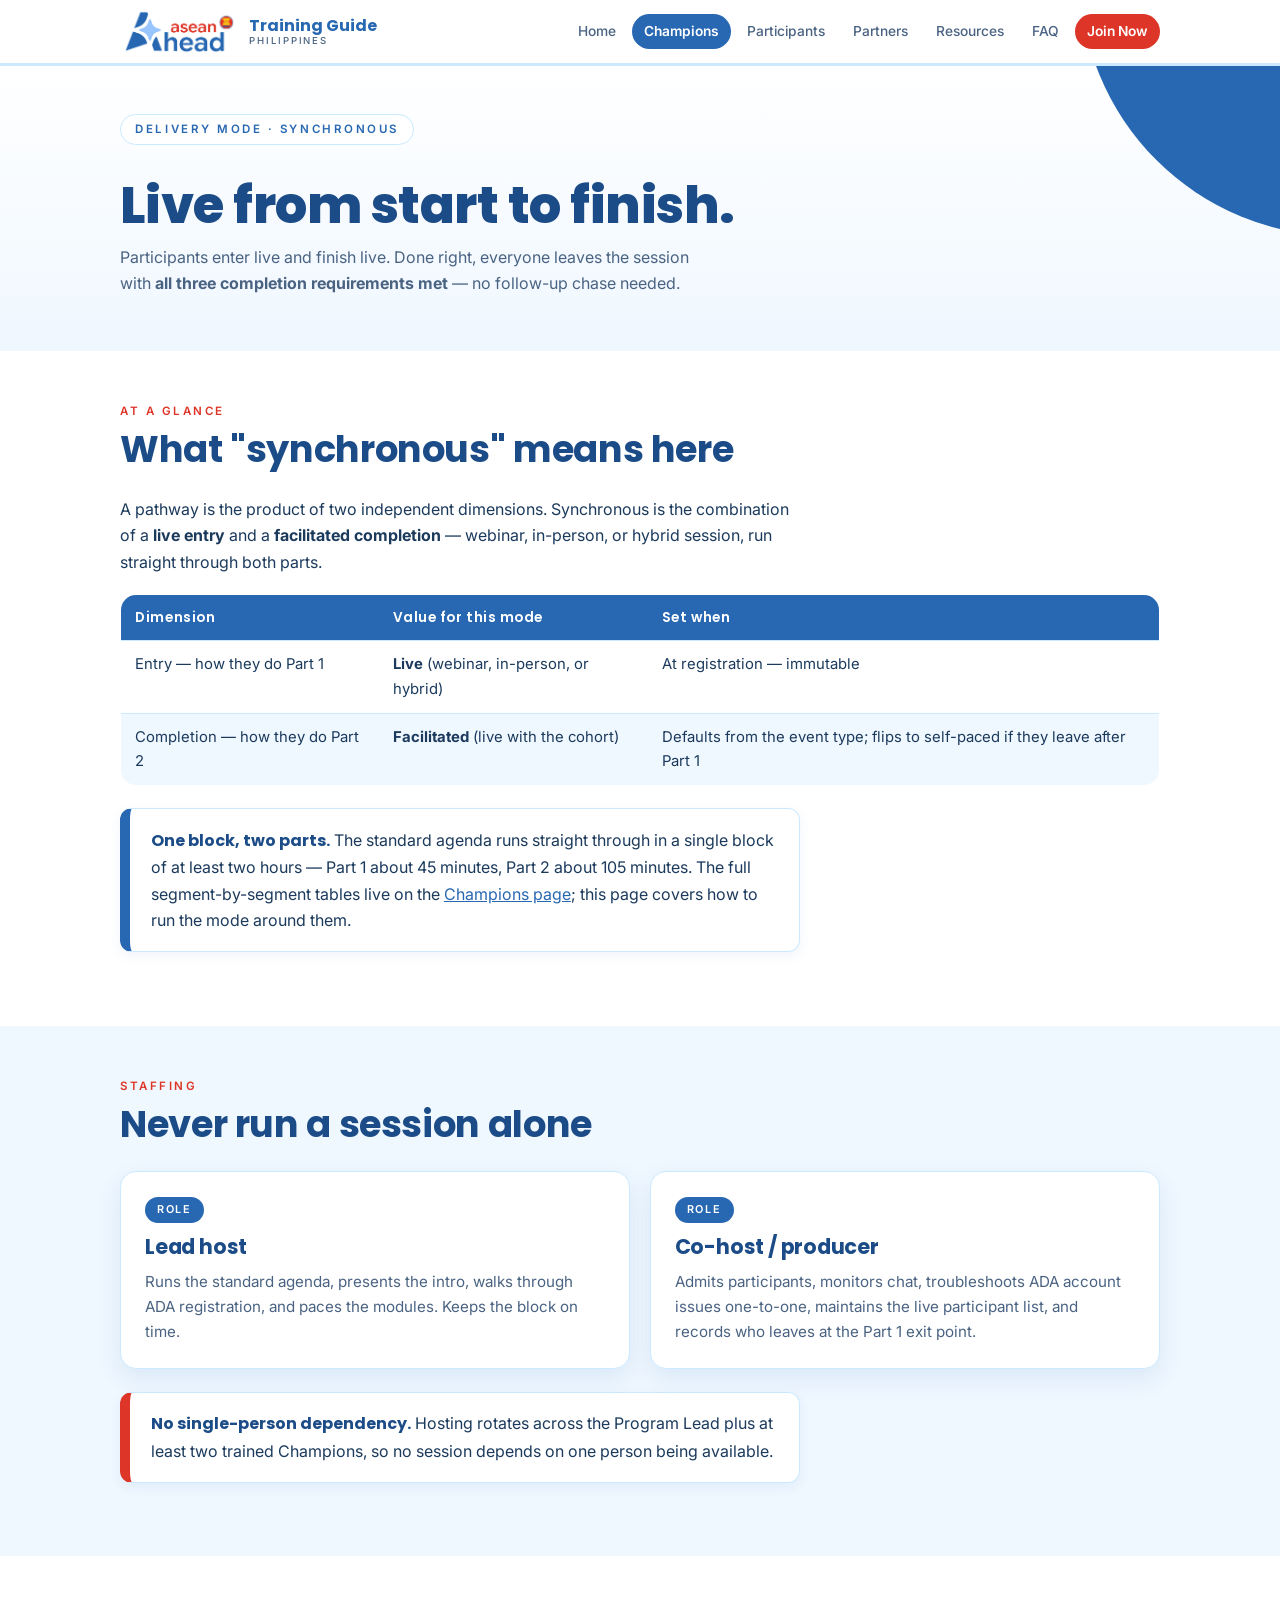
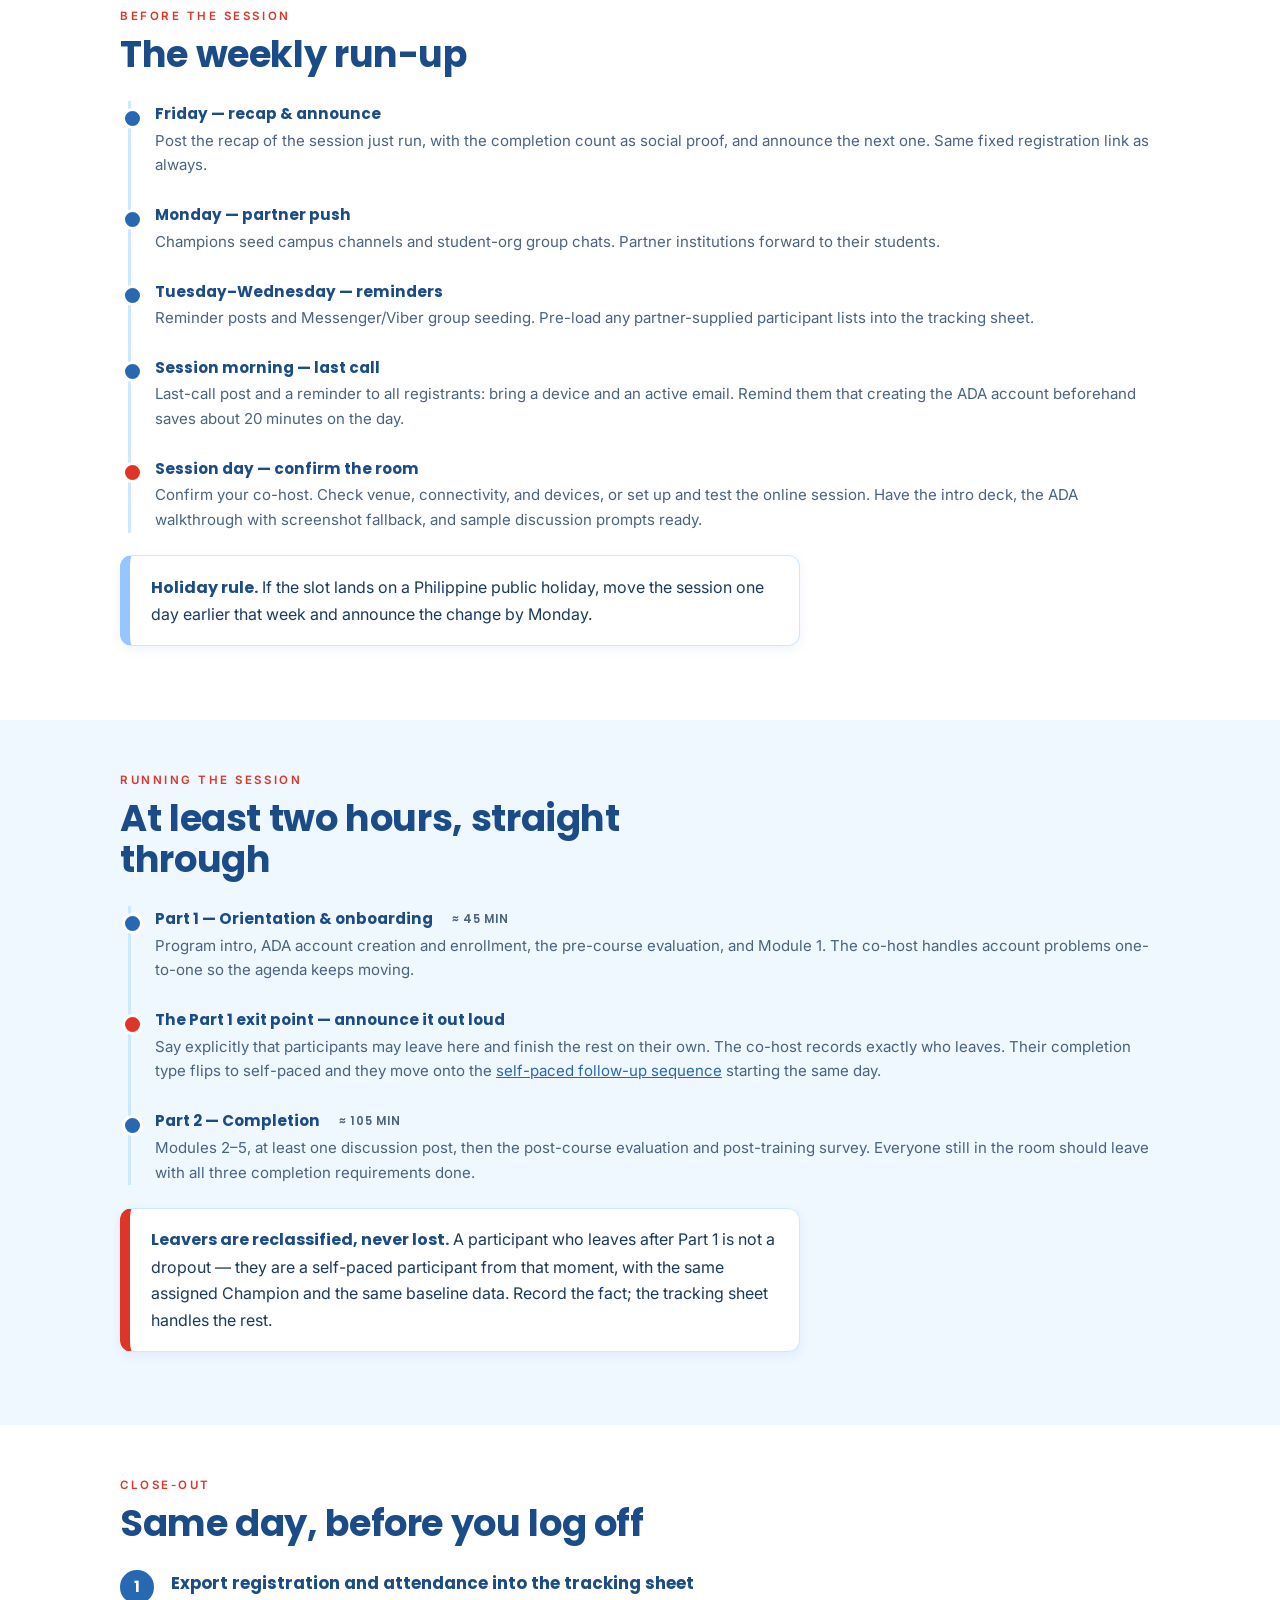
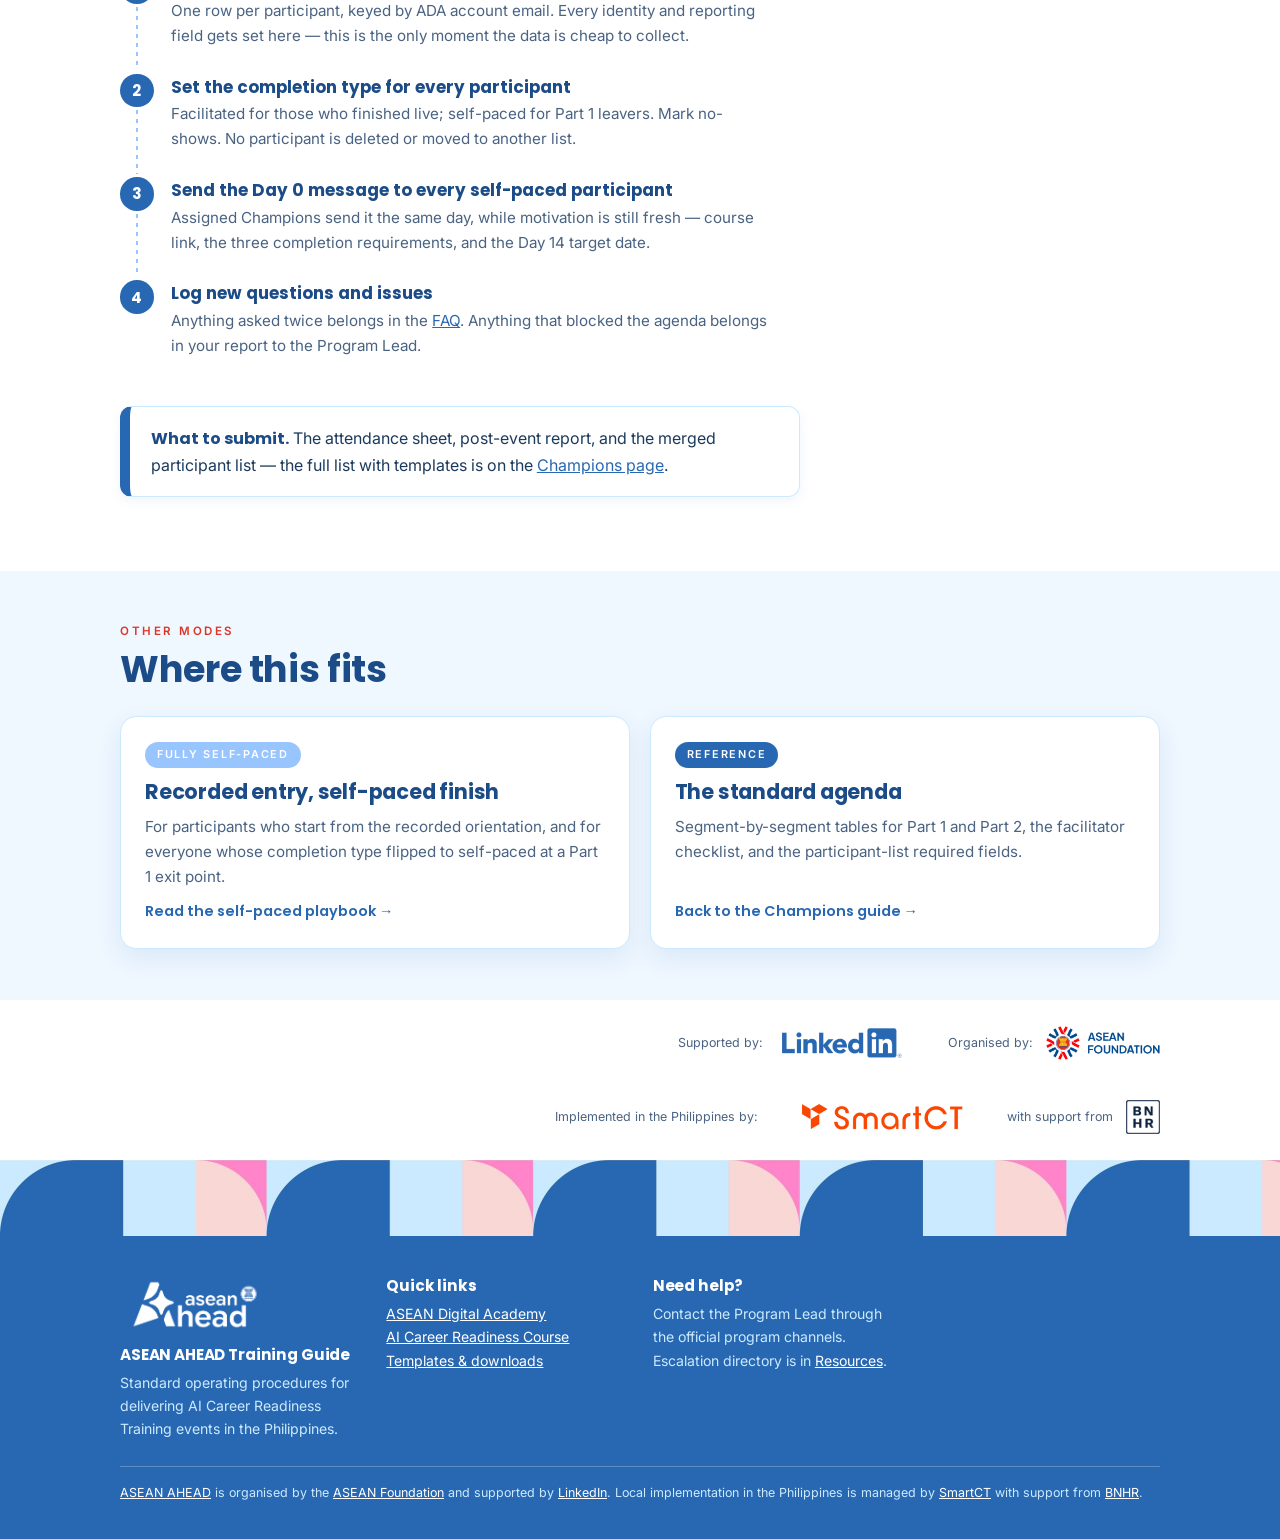
<file: delivery-modes/synchronous.html>
<!DOCTYPE html>
<html lang="en">
<head>
<meta charset="UTF-8">
<meta name="viewport" content="width=device-width, initial-scale=1.0">
<title>Synchronous delivery — ASEAN AHEAD Training Guide</title>
<meta name="description" content="How Champions run a synchronous ASEAN AHEAD session: preparation rhythm, the two-part run of show, the Part 1 exit point, and same-day close-out.">
<link rel="stylesheet" href="../styles.css">
</head>
<body>

<header class="site-header">
  <div class="wrap">
    <a class="brand" href="../index.html">
      <img class="brand-logo" src="../assets/logo-asean-ahead-colour.png" alt="ASEAN Ahead">
      <span class="brand-text">Training Guide <small>Philippines</small></span>
    </a>
    <nav class="site-nav" aria-label="Main">
      <a href="../index.html">Home</a>
      <a href="../champions.html" aria-current="page">Champions</a>
      <a href="../participants.html">Participants</a>
      <a href="../partners.html">Partners</a>
      <a href="../resources.html">Resources</a>
      <a href="../faq.html">FAQ</a>
      <a class="nav-cta" href="../join.html">Join Now</a>
    </nav>
  </div>
</header>

<section class="page-hero tint-facilitators">
  <div class="wrap">
    <span class="kicker">Delivery mode · Synchronous</span>
    <h1>Live from start to finish.</h1>
    <p>Participants enter live and finish live. Done right, everyone leaves the
       session with <strong>all three completion requirements met</strong> — no
       follow-up chase needed.</p>
  </div>
</section>

<main>

<section>
  <div class="wrap">
    <p class="section-label" id="at-a-glance">At a glance</p>
    <h2 class="section-title">What "synchronous" means here</h2>
    <p class="prose" style="margin-bottom:1.2rem">
      A pathway is the product of two independent dimensions. Synchronous is the
      combination of a <strong>live entry</strong> and a <strong>facilitated
      completion</strong> — webinar, in-person, or hybrid session, run straight
      through both parts.
    </p>
    <div class="table-scroll">
      <table>
        <thead>
          <tr><th>Dimension</th><th>Value for this mode</th><th>Set when</th></tr>
        </thead>
        <tbody>
          <tr><td>Entry — how they do Part 1</td><td><strong>Live</strong> (webinar, in-person, or hybrid)</td><td>At registration — immutable</td></tr>
          <tr><td>Completion — how they do Part 2</td><td><strong>Facilitated</strong> (live with the cohort)</td><td>Defaults from the event type; flips to self-paced if they leave after Part 1</td></tr>
        </tbody>
      </table>
    </div>
    <div class="callout cobalt">
      <strong>One block, two parts.</strong> The standard agenda runs straight
      through in a single block of at least two hours — Part 1 about 45 minutes,
      Part 2 about 105 minutes. The full
      segment-by-segment tables live on the
      <a href="../champions.html">Champions page</a>; this page covers how to
      run the mode around them.
    </div>
  </div>
</section>

<section>
  <div class="wrap">
    <p class="section-label" id="staffing">Staffing</p>
    <h2 class="section-title">Never run a session alone</h2>
    <div class="card-grid">
      <div class="card">
        <span class="chip chip-facilitators">Role</span>
        <h3>Lead host</h3>
        <p>Runs the standard agenda, presents the intro, walks through ADA
           registration, and paces the modules. Keeps the block on time.</p>
      </div>
      <div class="card">
        <span class="chip chip-facilitators">Role</span>
        <h3>Co-host / producer</h3>
        <p>Admits participants, monitors chat, troubleshoots ADA account issues
           one-to-one, maintains the live participant list, and records who leaves
           at the Part 1 exit point.</p>
      </div>
    </div>
    <div class="callout coral">
      <strong>No single-person dependency.</strong> Hosting rotates across the
      Program Lead plus at least two trained Champions, so no session depends on
      one person being available.
    </div>
  </div>
</section>

<section>
  <div class="wrap">
    <p class="section-label" id="before-the-session">Before the session</p>
    <h2 class="section-title">The weekly run-up</h2>
    <ul class="timeline">
      <li>
        <span class="when">Friday — recap &amp; announce</span>
        <p>Post the recap of the session just run, with the completion count as
           social proof, and announce the next one. Same fixed registration link
           as always.</p>
      </li>
      <li>
        <span class="when">Monday — partner push</span>
        <p>Champions seed campus channels and student-org group chats. Partner
           institutions forward to their students.</p>
      </li>
      <li>
        <span class="when">Tuesday–Wednesday — reminders</span>
        <p>Reminder posts and Messenger/Viber group seeding. Pre-load any
           partner-supplied participant lists into the tracking sheet.</p>
      </li>
      <li>
        <span class="when">Session morning — last call</span>
        <p>Last-call post and a reminder to all registrants: bring a device and an
           active email. Remind them that creating the ADA account beforehand
           saves about 20 minutes on the day.</p>
      </li>
      <li class="milestone">
        <span class="when">Session day — confirm the room</span>
        <p>Confirm your co-host. Check venue, connectivity, and devices, or set up
           and test the online session. Have the intro deck, the ADA walkthrough
           with screenshot fallback, and sample discussion prompts ready.</p>
      </li>
    </ul>
    <div class="callout gold">
      <strong>Holiday rule.</strong> If the slot lands on a Philippine public
      holiday, move the session one day earlier that week and announce the change
      by Monday.
    </div>
  </div>
</section>

<section>
  <div class="wrap">
    <p class="section-label" id="running-the-session">Running the session</p>
    <h2 class="section-title">At least two hours, straight through</h2>
    <ul class="timeline">
      <li>
        <span class="when">Part 1 — Orientation &amp; onboarding <span class="channel">≈ 45 min</span></span>
        <p>Program intro, ADA account creation and enrollment, the pre-course
           evaluation, and Module 1. The co-host handles account problems
           one-to-one so the agenda keeps moving.</p>
      </li>
      <li class="milestone">
        <span class="when">The Part 1 exit point — announce it out loud</span>
        <p>Say explicitly that participants may leave here and finish the rest on
           their own. The co-host records exactly who leaves. Their completion type
           flips to self-paced and they move onto the
           <a href="asynchronous.html">self-paced follow-up sequence</a> starting
           the same day.</p>
      </li>
      <li>
        <span class="when">Part 2 — Completion <span class="channel">≈ 105 min</span></span>
        <p>Modules 2–5, at least one discussion post, then the post-course
           evaluation and post-training survey. Everyone still in the room should
           leave with all three completion requirements done.</p>
      </li>
    </ul>
    <div class="callout coral">
      <strong>Leavers are reclassified, never lost.</strong> A participant who
      leaves after Part 1 is not a dropout — they are a self-paced participant
      from that moment, with the same assigned Champion and the same baseline
      data. Record the fact; the tracking sheet handles the rest.
    </div>
  </div>
</section>

<section>
  <div class="wrap">
    <p class="section-label" id="close-out">Close-out</p>
    <h2 class="section-title">Same day, before you log off</h2>
    <ol class="steps">
      <li>
        <strong>Export registration and attendance into the tracking sheet</strong>
        <p>One row per participant, keyed by ADA account email. Every identity and
           reporting field gets set here — this is the only moment the data is
           cheap to collect.</p>
      </li>
      <li>
        <strong>Set the completion type for every participant</strong>
        <p>Facilitated for those who finished live; self-paced for Part 1 leavers.
           Mark no-shows. No participant is deleted or moved to another list.</p>
      </li>
      <li>
        <strong>Send the Day 0 message to every self-paced participant</strong>
        <p>Assigned Champions send it the same day, while motivation is still
           fresh — course link, the three completion requirements, and the Day 14
           target date.</p>
      </li>
      <li>
        <strong>Log new questions and issues</strong>
        <p>Anything asked twice belongs in the <a href="../faq.html">FAQ</a>.
           Anything that blocked the agenda belongs in your report to the Program
           Lead.</p>
      </li>
    </ol>
    <div class="callout cobalt">
      <strong>What to submit.</strong> The attendance sheet, post-event report,
      and the merged participant list — the full list with templates is on the
      <a href="../champions.html">Champions page</a>.
    </div>
  </div>
</section>

<section>
  <div class="wrap">
    <p class="section-label" id="other-modes">Other modes</p>
    <h2 class="section-title">Where this fits</h2>
    <div class="card-grid">
      <a class="card" href="asynchronous.html">
        <span class="chip chip-selfpaced">Fully self-paced</span>
        <h3>Recorded entry, self-paced finish</h3>
        <p>For participants who start from the recorded orientation, and for
           everyone whose completion type flipped to self-paced at a Part 1 exit
           point.</p>
        <span class="card-cta">Read the self-paced playbook →</span>
      </a>
      <a class="card" href="../champions.html">
        <span class="chip chip-facilitators">Reference</span>
        <h3>The standard agenda</h3>
        <p>Segment-by-segment tables for Part 1 and Part 2, the facilitator
           checklist, and the participant-list required fields.</p>
        <span class="card-cta">Back to the Champions guide →</span>
      </a>
    </div>
  </div>
</section>

</main>

<div class="partner-bar">
  <div class="wrap">
    <span class="pb-group"><small>Supported by:</small>
      <img src="../assets/logo-linkedin.png" alt="LinkedIn"></span>
    <span class="pb-group"><small>Organised by:</small>
      <img src="../assets/logo-asean-foundation-colour.png" alt="ASEAN Foundation"></span>
    <span class="pb-group"><small>Implemented in the Philippines by:</small>
      <a href="https://smartct.org/" target="_blank" rel="noopener">
        <img src="../assets/logo-smartct.png" alt="SmartCT"></a>
      <small>with support from</small>
      <a href="https://fb.com/bnhr.xyz" target="_blank" rel="noopener">
        <img src="../assets/logo-bnhr.png" alt="BNHR"></a></span>
  </div>
</div>

<div class="geo-band" role="presentation"></div>

<footer class="site-footer">
  <div class="wrap">
    <div>
      <img class="footer-logo" src="../assets/logo-asean-ahead-white.png" alt="">
      <h4>ASEAN AHEAD Training Guide</h4>
      <p>Standard operating procedures for delivering AI Career Readiness
         Training events in the Philippines.</p>
    </div>
    <div>
      <h4>Quick links</h4>
      <p>
        <a href="https://ada.aseanfoundation.org/">ASEAN Digital Academy</a><br>
        <a href="https://ada.aseanfoundation.org/course-detail/ai-career-readiness">AI Career Readiness Course</a><br>
        <a href="../resources.html">Templates &amp; downloads</a>
      </p>
    </div>
    <div>
      <h4>Need help?</h4>
      <p>Contact the Program Lead through the official program channels.
         Escalation directory is in <a href="../resources.html">Resources</a>.</p>
    </div>
    <p class="fine">
      <a href="https://ada.aseanfoundation.org/asean-ahead" target="_blank" rel="noopener">ASEAN AHEAD</a>
      is organised by the
      <a href="https://www.aseanfoundation.org/" target="_blank" rel="noopener">ASEAN Foundation</a>
      and supported by
      <a href="https://www.linkedin.com/" target="_blank" rel="noopener">LinkedIn</a>.
      Local implementation in the Philippines is managed by
      <a href="https://smartct.org/" target="_blank" rel="noopener">SmartCT</a>
      with support from
      <a href="https://fb.com/bnhr.xyz" target="_blank" rel="noopener">BNHR</a>.
    </p>
  </div>
</footer>

</body>
</html>
</file>
<file: styles.css>
/* ============================================================
   ASEAN AHEAD Training Guide — shared styles
   Branding per the official ASEAN Ahead guide: white ground,
   primary blue #2868B2, red accent #DD3528, pink #FF84CA,
   light blue #CBEAFF, blush #F9D7D5, sky #98C5FE, and the
   signature quarter-circle geometric band. Rounded geometric
   sans (Poppins) echoing the wordmark.
   ============================================================ */

@import url('https://fonts.googleapis.com/css2?family=Poppins:wght@400;500;600;700;800&family=Inter:ital,wght@0,400;0,500;0,600;1,400&display=swap');

:root {
  --white: #FFFFFF;
  --blue: #2868B2;
  --blue-deep: #1C4C87;
  --red: #DD3528;
  --pink: #FF84CA;
  --sky: #98C5FE;
  --blue-pale: #CBEAFF;
  --blue-wash: #EFF7FF;
  --blush: #F9D7D5;
  --ink: #1B3A5C;
  --ink-soft: #4A6382;
  --line: #CBEAFF;
  --radius: 16px;
  --font-display: 'Poppins', 'Trebuchet MS', sans-serif;
  --font-body: 'Inter', 'Segoe UI', sans-serif;

  /* legacy accent aliases (markup uses these class names) */
  --cobalt: var(--blue);
  --cobalt-deep: var(--blue-deep);
  --teal: var(--pink);
  --coral: var(--red);
  --gold: var(--sky);
}

* { margin: 0; padding: 0; box-sizing: border-box; }

html { scroll-behavior: smooth; }

body {
  font-family: var(--font-body);
  background: var(--white);
  color: var(--ink);
  line-height: 1.65;
  font-size: 1rem;
  -webkit-font-smoothing: antialiased;
}

::selection { background: var(--blue-pale); color: var(--ink); }

h1, h2, h3, h4 {
  font-family: var(--font-display);
  line-height: 1.12;
  letter-spacing: -0.01em;
  font-weight: 700;
}

a { color: var(--blue); }

img { max-width: 100%; }

.wrap { max-width: 1080px; margin: 0 auto; padding: 0 1.25rem; }

/* ---------- header / nav ---------- */

.site-header {
  background: var(--white);
  color: var(--ink);
  border-bottom: 3px solid var(--blue-pale);
  position: sticky;
  top: 0;
  z-index: 50;
}

.site-header .wrap {
  display: flex;
  align-items: center;
  justify-content: space-between;
  gap: 1rem;
  flex-wrap: wrap;
  padding-top: 0.6rem;
  padding-bottom: 0.6rem;
}

.brand {
  color: var(--ink);
  text-decoration: none;
  display: flex;
  align-items: center;
  gap: 0.65rem;
  white-space: nowrap;
}

.brand-logo { height: 44px; width: auto; flex: none; }

.brand-text {
  font-family: var(--font-display);
  font-weight: 700;
  font-size: 1rem;
  color: var(--blue);
  line-height: 1.15;
}

.brand-text small {
  display: block;
  font-family: var(--font-body);
  font-weight: 500;
  font-size: 0.6rem;
  letter-spacing: 0.2em;
  text-transform: uppercase;
  color: var(--ink-soft);
}

.site-nav { display: flex; gap: 0.25rem; flex-wrap: wrap; }

.site-nav a {
  color: var(--ink-soft);
  text-decoration: none;
  font-size: 0.86rem;
  font-weight: 500;
  padding: 0.4rem 0.75rem;
  border-radius: 999px;
  transition: background 0.15s, color 0.15s;
}

.site-nav a:hover { background: var(--blue-wash); color: var(--blue); }

.site-nav a[aria-current="page"] { background: var(--blue); color: var(--white); font-weight: 600; }

/* ---------- hero ---------- */

.hero {
  position: relative;
  overflow: hidden;
  background: linear-gradient(180deg, var(--white) 0%, var(--blue-wash) 60%, var(--blue-pale) 100%);
  color: var(--ink);
  padding: 4.5rem 0 5rem;
}

.hero::before, .hero::after {
  content: "";
  position: absolute;
  pointer-events: none;
}

/* quarter-circle geometry from the brand band */
.hero::before {
  width: 340px; height: 340px;
  right: -80px; top: -80px;
  border-radius: 0 0 0 100%;
  background: var(--blue);
}

.hero::after {
  width: 220px; height: 220px;
  right: 180px; bottom: -110px;
  border-radius: 100% 0 0 0;
  background: var(--pink);
}

.hero .geo-coral {
  position: absolute;
  width: 120px; height: 120px;
  right: 120px; top: 150px;
  border-radius: 50% 0 50% 50%;
  background: var(--blush);
}

.hero .wrap { position: relative; z-index: 2; }

.kicker {
  display: inline-block;
  font-size: 0.72rem;
  font-weight: 600;
  letter-spacing: 0.22em;
  text-transform: uppercase;
  color: var(--blue);
  background: var(--white);
  border: 1px solid var(--blue-pale);
  border-radius: 999px;
  padding: 0.3rem 0.9rem;
  margin-bottom: 1.4rem;
}

.hero h1 {
  font-size: clamp(2.3rem, 6vw, 4rem);
  font-weight: 800;
  max-width: 15ch;
  margin-bottom: 1.2rem;
  color: var(--blue-deep);
}

.hero h1 em {
  font-style: normal;
  color: var(--red);
}

.hero p.lede {
  font-size: 1.12rem;
  max-width: 56ch;
  color: var(--ink-soft);
  margin-bottom: 2rem;
}

.btn-row { display: flex; gap: 0.8rem; flex-wrap: wrap; }

.btn {
  display: inline-block;
  font-family: var(--font-display);
  font-weight: 600;
  font-size: 0.95rem;
  text-decoration: none;
  padding: 0.75rem 1.5rem;
  border-radius: 999px;
  border: 2px solid transparent;
  transition: transform 0.15s, box-shadow 0.15s;
}

.btn:hover { transform: translateY(-2px); }

.btn-primary { background: var(--blue); color: var(--white); }
.btn-primary:hover { background: var(--blue-deep); }
.btn-ghost-1 { border-color: var(--red); color: var(--red); background: var(--white); }
.btn-ghost-1:hover { background: var(--red); color: var(--white); }
.btn-ghost-2 { border-color: var(--blue); color: var(--blue); background: var(--white); }
.btn-ghost-2:hover { background: var(--blue); color: var(--white); }

/* hover tooltips */

[data-tooltip] { position: relative; }

[data-tooltip]::after {
  content: attr(data-tooltip);
  position: absolute;
  bottom: calc(100% + 8px);
  left: 50%;
  transform: translateX(-50%) translateY(4px);
  background: var(--blue-deep);
  color: var(--white);
  font-size: 0.78rem;
  font-weight: 400;
  line-height: 1.35;
  padding: 0.45rem 0.7rem;
  border-radius: 8px;
  width: max-content;
  max-width: 240px;
  text-align: center;
  white-space: normal;
  opacity: 0;
  visibility: hidden;
  transition: opacity 0.15s ease, transform 0.15s ease;
  pointer-events: none;
  z-index: 10;
}

[data-tooltip]::before {
  content: "";
  position: absolute;
  bottom: calc(100% + 3px);
  left: 50%;
  transform: translateX(-50%);
  border: 5px solid transparent;
  border-top-color: var(--blue-deep);
  opacity: 0;
  visibility: hidden;
  transition: opacity 0.15s ease;
  pointer-events: none;
  z-index: 10;
}

[data-tooltip]:hover::after,
[data-tooltip]:focus-visible::after {
  opacity: 1;
  visibility: visible;
  transform: translateX(-50%) translateY(0);
}

[data-tooltip]:hover::before,
[data-tooltip]:focus-visible::before {
  opacity: 1;
  visibility: visible;
}

/* page hero (interior pages) */

.page-hero {
  background: linear-gradient(180deg, var(--white) 0%, var(--blue-wash) 100%);
  color: var(--ink);
  padding: 3rem 0 3.4rem;
  position: relative;
  overflow: hidden;
}

.page-hero::before {
  content: "";
  position: absolute;
  width: 260px; height: 260px;
  right: -60px; top: -90px;
  border-radius: 0 0 0 100%;
}

.page-hero.tint-facilitators::before { background: var(--blue); }
.page-hero.tint-participants::before { background: var(--pink); }
.page-hero.tint-partners::before { background: var(--red); }
.page-hero.tint-neutral::before { background: var(--sky); }

.page-hero .wrap { position: relative; z-index: 2; }

.page-hero h1 { font-size: clamp(2rem, 5vw, 3.2rem); font-weight: 800; margin: 0.6rem 0; color: var(--blue-deep); }

.page-hero p { max-width: 60ch; color: var(--ink-soft); }

/* ---------- sections ---------- */

main section { padding: 3.2rem 0; }

main section:nth-child(even) { background: var(--blue-wash); }

.section-label {
  font-size: 0.72rem;
  font-weight: 600;
  letter-spacing: 0.22em;
  text-transform: uppercase;
  color: var(--red);
  margin-bottom: 0.5rem;
}

h2.section-title {
  font-size: clamp(1.6rem, 3.4vw, 2.3rem);
  margin-bottom: 1.6rem;
  max-width: 26ch;
  color: var(--blue-deep);
}

.prose { max-width: 68ch; }
.prose p + p { margin-top: 0.9rem; }

/* ---------- audience cards ---------- */

.card-grid {
  display: grid;
  grid-template-columns: repeat(auto-fit, minmax(260px, 1fr));
  gap: 1.2rem;
}

.card {
  background: var(--white);
  border: 1.5px solid var(--blue-pale);
  border-radius: var(--radius);
  padding: 1.6rem 1.5rem 1.5rem;
  box-shadow: 0 10px 24px rgba(40, 104, 178, 0.10);
  display: flex;
  flex-direction: column;
  gap: 0.7rem;
  transition: transform 0.15s, box-shadow 0.15s, border-color 0.15s;
}

a.card { text-decoration: none; color: var(--ink); }

a.card:hover {
  transform: translateY(-4px);
  border-color: var(--blue);
  box-shadow: 0 16px 32px rgba(40, 104, 178, 0.18);
}

.card .chip {
  align-self: flex-start;
  font-size: 0.68rem;
  font-weight: 600;
  letter-spacing: 0.16em;
  text-transform: uppercase;
  color: #fff;
  border-radius: 999px;
  padding: 0.25rem 0.75rem;
}

.chip-facilitators { background: var(--blue); }
.chip-participants { background: var(--pink); color: var(--blue-deep); }
.chip-partners { background: var(--red); }
.chip-helpdesk { background: var(--sky); color: var(--blue-deep); }

.tag-tbd {
  background: transparent;
  border: 1.5px dashed var(--ink-soft);
  color: var(--ink-soft) !important;
  margin-left: 0.3rem;
  margin-right: 0 !important;
}
.chip-neutral { background: var(--ink-soft); }

.card h3 { font-size: 1.3rem; color: var(--blue-deep); }

.card p { color: var(--ink-soft); font-size: 0.95rem; }

.card .card-cta {
  margin-top: auto;
  font-family: var(--font-display);
  font-weight: 600;
  font-size: 0.9rem;
  color: var(--blue);
}

/* ---------- module strip ---------- */

.module-list { list-style: none; counter-reset: mod; display: grid; gap: 0.7rem; }

.module-list li {
  counter-increment: mod;
  background: var(--white);
  border: 1.5px solid var(--blue-pale);
  border-radius: 12px;
  padding: 0.85rem 1.1rem 0.85rem 3.4rem;
  position: relative;
  font-weight: 500;
  box-shadow: 0 4px 12px rgba(40, 104, 178, 0.07);
}

.module-list li::before {
  content: counter(mod, decimal-leading-zero);
  position: absolute;
  left: 1rem; top: 50%;
  transform: translateY(-50%);
  font-family: var(--font-display);
  font-weight: 800;
  font-size: 1.05rem;
  color: var(--red);
}

.module-list li small { display: block; font-weight: 400; color: var(--ink-soft); }

/* ---------- steps / journey ---------- */

.steps { list-style: none; counter-reset: step; display: grid; gap: 0; }

.steps li {
  counter-increment: step;
  position: relative;
  padding: 0 0 1.6rem 3.2rem;
}

.steps li::before {
  content: counter(step);
  position: absolute;
  left: 0; top: 0;
  width: 2.1rem; height: 2.1rem;
  border-radius: 50%;
  background: var(--blue);
  color: var(--white);
  font-family: var(--font-display);
  font-weight: 700;
  display: grid;
  place-items: center;
  font-size: 0.95rem;
}

.steps li::after {
  content: "";
  position: absolute;
  left: calc(1.05rem - 1px);
  top: 2.3rem; bottom: 0.2rem;
  width: 2px;
  background: repeating-linear-gradient(to bottom, var(--sky) 0 4px, transparent 4px 9px);
}

.steps li:last-child::after { display: none; }

.steps li strong { font-family: var(--font-display); font-size: 1.05rem; display: block; color: var(--blue-deep); }

.steps li p { color: var(--ink-soft); font-size: 0.95rem; max-width: 60ch; }

/* ---------- checklist ---------- */

.checklist { list-style: none; display: grid; gap: 0.6rem; max-width: 68ch; }

.checklist li {
  position: relative;
  padding: 0.7rem 1rem 0.7rem 2.9rem;
  background: var(--white);
  border: 1.5px solid var(--blue-pale);
  border-radius: 12px;
  box-shadow: 0 4px 12px rgba(40, 104, 178, 0.07);
}

.checklist li::before {
  content: "✓";
  position: absolute;
  left: 0.85rem; top: 50%;
  transform: translateY(-50%);
  width: 1.45rem; height: 1.45rem;
  border-radius: 50%;
  background: var(--blue);
  color: #fff;
  font-weight: 700;
  display: grid;
  place-items: center;
  font-size: 0.85rem;
}

.checklist.coral li::before { background: var(--red); }
.checklist.cobalt li::before { background: var(--blue-deep); }

/* ---------- tables ---------- */

.table-scroll { overflow-x: auto; }

table {
  border-collapse: collapse;
  width: 100%;
  min-width: 560px;
  background: var(--white);
  border: 1.5px solid var(--blue-pale);
  border-radius: var(--radius);
  overflow: hidden;
  font-size: 0.93rem;
}

th, td { text-align: left; padding: 0.7rem 0.9rem; border-bottom: 1px solid var(--blue-pale); vertical-align: top; }

thead th {
  background: var(--blue);
  color: var(--white);
  font-family: var(--font-display);
  font-weight: 600;
  font-size: 0.85rem;
  letter-spacing: 0.04em;
}

tbody tr:nth-child(even) { background: var(--blue-wash); }

tbody tr:last-child td { border-bottom: none; }

td .dur { font-family: var(--font-display); font-weight: 700; color: var(--blue); white-space: nowrap; }

.part-title {
  font-size: 1.05rem;
  color: var(--blue-deep);
  margin: 1.6rem 0 0.7rem;
}

.part-title:first-of-type { margin-top: 0; }

/* ---------- callouts ---------- */

.callout {
  border: 1.5px solid var(--blue-pale);
  border-left-width: 10px;
  border-radius: 12px;
  background: var(--white);
  padding: 1.1rem 1.3rem;
  max-width: 68ch;
  margin: 1.4rem 0;
  box-shadow: 0 4px 12px rgba(40, 104, 178, 0.07);
}

.callout.gold { border-left-color: var(--sky); }
.callout.teal { border-left-color: var(--pink); }
.callout.coral { border-left-color: var(--red); }
.callout.cobalt { border-left-color: var(--blue); }

.callout strong { font-family: var(--font-display); color: var(--blue-deep); }

/* ---------- stat tiles ---------- */

.stat-row {
  display: grid;
  grid-template-columns: repeat(auto-fit, minmax(160px, 1fr));
  gap: 1rem;
  margin: 1.6rem 0;
}

.stat {
  background: var(--blue);
  color: var(--white);
  border-radius: var(--radius);
  padding: 1.2rem 1.2rem 1rem;
  position: relative;
  overflow: hidden;
}

.stat::after {
  content: "";
  position: absolute;
  width: 70px; height: 70px;
  right: -20px; bottom: -20px;
  border-radius: 100% 0 0 0;
  opacity: 0.9;
}

.stat:nth-child(3n+1)::after { background: var(--pink); }
.stat:nth-child(3n+2)::after { background: var(--blue-pale); }
.stat:nth-child(3n)::after { background: var(--blush); }

.stat .num {
  font-family: var(--font-display);
  font-weight: 800;
  font-size: 2rem;
  color: var(--white);
  display: block;
  line-height: 1.1;
}

.stat .lbl { font-size: 0.82rem; color: var(--blue-pale); }

/* ---------- FAQ ---------- */

.filters { display: flex; gap: 0.5rem; flex-wrap: wrap; margin-bottom: 1.6rem; }

.filters button {
  font-family: var(--font-display);
  font-weight: 600;
  font-size: 0.85rem;
  padding: 0.45rem 1.1rem;
  border-radius: 999px;
  border: 2px solid var(--blue);
  background: var(--white);
  color: var(--blue);
  cursor: pointer;
  transition: background 0.15s, color 0.15s;
}

.filters button[aria-pressed="true"] { background: var(--blue); color: var(--white); }

details.faq-item {
  background: var(--white);
  border: 1.5px solid var(--blue-pale);
  border-radius: 12px;
  margin-bottom: 0.7rem;
  overflow: hidden;
  box-shadow: 0 4px 12px rgba(40, 104, 178, 0.07);
}

details.faq-item summary {
  cursor: pointer;
  list-style: none;
  padding: 0.9rem 1.1rem;
  font-weight: 600;
  display: flex;
  justify-content: space-between;
  align-items: center;
  gap: 1rem;
}

details.faq-item summary::-webkit-details-marker { display: none; }

details.faq-item summary::after {
  content: "+";
  font-family: var(--font-display);
  font-weight: 800;
  font-size: 1.3rem;
  color: var(--red);
  flex: none;
}

details.faq-item[open] summary::after { content: "–"; }

details.faq-item .faq-body {
  padding: 0.1rem 1.1rem 1.1rem;
  color: var(--ink-soft);
  line-height: 1.55;
}

details.faq-item .faq-body ul,
details.faq-item .faq-body ol {
  margin: 0.6rem 0 0.2rem;
  padding-left: 1.2rem;
}

details.faq-item .faq-body li {
  margin-bottom: 0.55rem;
  padding-left: 0.2rem;
}

details.faq-item .faq-body li::marker { color: var(--red); }

details.faq-item .faq-body li:last-child { margin-bottom: 0; }

details.faq-item .faq-body strong { color: var(--blue-deep); }

/* ---------- FAQ help desk ---------- */

.faq-group-heading {
  margin: 2.4rem 0 1.1rem;
  padding-top: 1.6rem;
  border-top: 1.5px solid var(--blue-pale);
}

.faq-group-heading .section-title { margin-bottom: 0.4rem; }

.faq-group-heading .prose { max-width: 62ch; }

details.faq-item.helpdesk {
  border-color: var(--sky);
  border-left: 5px solid var(--sky);
  background: rgba(152, 197, 254, 0.10);
}

details.faq-item.helpdesk[open] { background: var(--white); }

details.faq-item .tag {
  font-size: 0.65rem;
  letter-spacing: 0.14em;
  text-transform: uppercase;
  font-weight: 600;
  border-radius: 999px;
  padding: 0.15rem 0.6rem;
  color: #fff;
  margin-right: 0.6rem;
  flex: none;
}

/* ---------- partner bar & geometric band ---------- */

.partner-bar {
  background: var(--white);
  padding: 1.6rem 0;
}

.partner-bar .wrap {
  display: flex;
  justify-content: flex-end;
  align-items: center;
  gap: 2.5rem;
  flex-wrap: wrap;
}

.pb-group {
  display: flex;
  align-items: center;
  gap: 0.8rem;
  flex-wrap: wrap;
}

.pb-group small {
  font-size: 0.78rem;
  color: var(--ink-soft);
}

.pb-group img {
  height: 34px;
  width: auto;
  flex: none;
  object-fit: contain;
}

.pb-group a {
  display: flex;
  align-items: center;
  flex: none;
}

.geo-band {
  height: 76px;
  background: url('assets/geo-band.png') left bottom repeat-x;
  background-size: auto 100%;
}

/* ---------- footer ---------- */

.site-footer {
  background: var(--blue);
  color: var(--blue-pale);
  padding: 2.6rem 0 2.2rem;
  font-size: 0.88rem;
}

.site-footer .wrap {
  display: grid;
  grid-template-columns: repeat(auto-fit, minmax(220px, 1fr));
  gap: 1.6rem;
}

.footer-logo { height: 56px; width: auto; display: block; margin-bottom: 0.8rem; }

.site-footer h4 { color: var(--white); font-size: 0.95rem; margin-bottom: 0.5rem; }

.site-footer a { color: var(--white); }

.site-footer .fine { grid-column: 1 / -1; border-top: 1px solid rgba(255,255,255,0.25); padding-top: 1rem; font-size: 0.78rem; }

/* ---------- misc ---------- */

.two-col {
  display: grid;
  grid-template-columns: repeat(auto-fit, minmax(300px, 1fr));
  gap: 2rem;
  align-items: start;
}

.tbd {
  background: var(--pink);
  color: var(--blue-deep);
  font-size: 0.68rem;
  font-weight: 700;
  letter-spacing: 0.08em;
  border-radius: 4px;
  padding: 0.1rem 0.45rem;
  text-transform: uppercase;
  white-space: nowrap;
}

@media (max-width: 640px) {
  .hero { padding: 3rem 0 3.5rem; }
  .hero::after, .hero .geo-coral { display: none; }
  main section { padding: 2.4rem 0; }
  .partner-bar .wrap { justify-content: center; }
  .pb-group { justify-content: center; }
  .geo-band { height: 52px; }
}

/* ---------- join / events ---------- */

.site-nav a.nav-cta { background: var(--red); color: var(--white); font-weight: 600; }
.site-nav a.nav-cta:hover { background: var(--blue-deep); color: var(--white); }
.site-nav a.nav-cta[aria-current="page"] { background: var(--red); }

.filter-search {
  font-family: var(--font-body);
  font-size: 0.92rem;
  color: var(--ink);
  width: 100%;
  max-width: 420px;
  padding: 0.55rem 1.1rem;
  border: 2px solid var(--blue-pale);
  border-radius: 999px;
  margin-bottom: 1.6rem;
}

.filter-search:focus { outline: none; border-color: var(--blue); }

.event-list { display: grid; gap: 0.9rem; }

.event-row {
  display: grid;
  grid-template-columns: 84px 1fr auto;
  gap: 1.1rem;
  align-items: center;
  background: var(--white);
  border: 1.5px solid var(--blue-pale);
  border-radius: var(--radius);
  padding: 1rem 1.2rem;
  box-shadow: 0 4px 12px rgba(40, 104, 178, 0.07);
}

.event-date {
  text-align: center;
  font-family: var(--font-display);
  color: var(--blue);
  border-right: 1.5px solid var(--blue-pale);
  padding-right: 1.1rem;
}

.event-date .num { display: block; font-size: 1.9rem; font-weight: 800; line-height: 1.1; }
.event-date .mon { display: block; font-size: 0.78rem; font-weight: 600; color: var(--ink-soft); }

.event-body h3 { margin: 0.35rem 0 0.15rem; font-size: 1.05rem; color: var(--blue-deep); }
.event-meta { font-size: 0.88rem; color: var(--ink-soft); }
.event-notes { font-size: 0.82rem; color: var(--ink-soft); font-style: italic; margin-top: 0.2rem; }

.event-action .btn { padding: 0.55rem 1.2rem; font-size: 0.88rem; }
.event-tba {
  font-family: var(--font-display);
  font-size: 0.82rem;
  font-weight: 600;
  color: var(--ink-soft);
  white-space: nowrap;
}

.chip-webinar { background: var(--blue); }
.chip-inperson { background: var(--red); }
.chip-hybrid { background: var(--pink); color: var(--blue-deep); }
.chip-selfpaced { background: var(--sky); color: var(--blue-deep); }

.event-date .num.open { font-size: 1.15rem; padding: 0.45rem 0 0.2rem; }

.event-empty { color: var(--ink-soft); }
.event-error {
  font-size: 0.85rem;
  color: var(--red);
  background: var(--blush);
  border-radius: 8px;
  padding: 0.6rem 0.9rem;
  margin-top: 1rem;
}

@media (max-width: 640px) {
  .event-row { grid-template-columns: 64px 1fr; }
  .event-date { padding-right: 0.8rem; }
  .event-action { grid-column: 2; justify-self: start; }
}

/* anchor targets must clear the sticky header */
[id] { scroll-margin-top: 90px; }

/* ---------- timeline ---------- */

.timeline { list-style: none; margin: 0 0 0 0.5rem; padding: 0; border-left: 3px solid var(--blue-pale); }

.timeline > li { position: relative; padding: 0 0 1.5rem 1.5rem; }
.timeline > li:last-child { padding-bottom: 0; }

.timeline > li::before {
  content: "";
  position: absolute;
  left: -9px; top: 0.4rem;
  width: 15px; height: 15px;
  border-radius: 50%;
  background: var(--blue);
  border: 3px solid var(--white);
}

.timeline > li.milestone::before { background: var(--red); }

.timeline .when {
  display: block;
  font-family: var(--font-display);
  font-weight: 700;
  font-size: 0.95rem;
  color: var(--blue-deep);
}

.timeline .channel {
  display: inline-block;
  font-size: 0.72rem;
  font-weight: 600;
  letter-spacing: 0.06em;
  text-transform: uppercase;
  color: var(--ink-soft);
  background: var(--blue-wash);
  border-radius: 999px;
  padding: 0.1rem 0.6rem;
  margin-left: 0.4rem;
  vertical-align: 0.1rem;
}

.timeline p { color: var(--ink-soft); font-size: 0.94rem; margin-top: 0.15rem; }

/* lane / status chips */
.chip-ok { background: var(--blue); }
.chip-warn { background: var(--sky); color: var(--blue-deep); }
.chip-stop { background: var(--red); }
</file>
